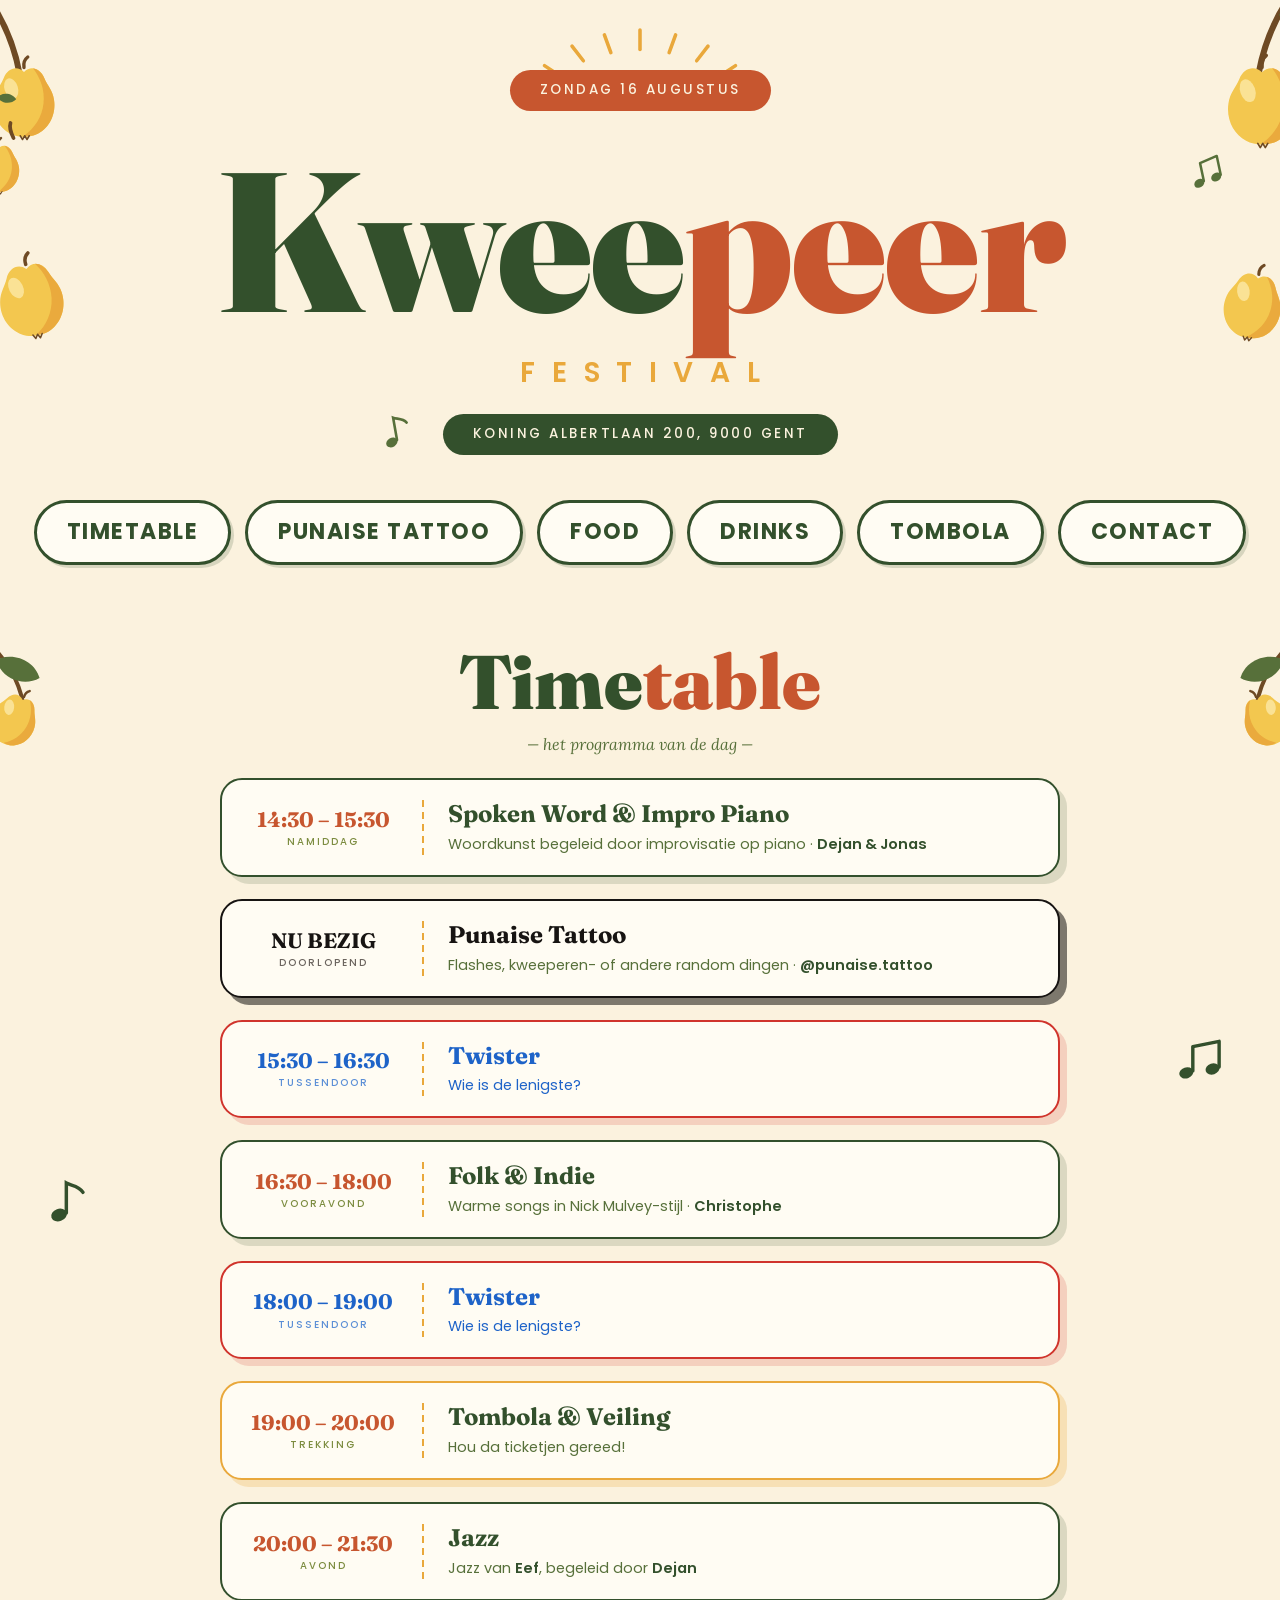
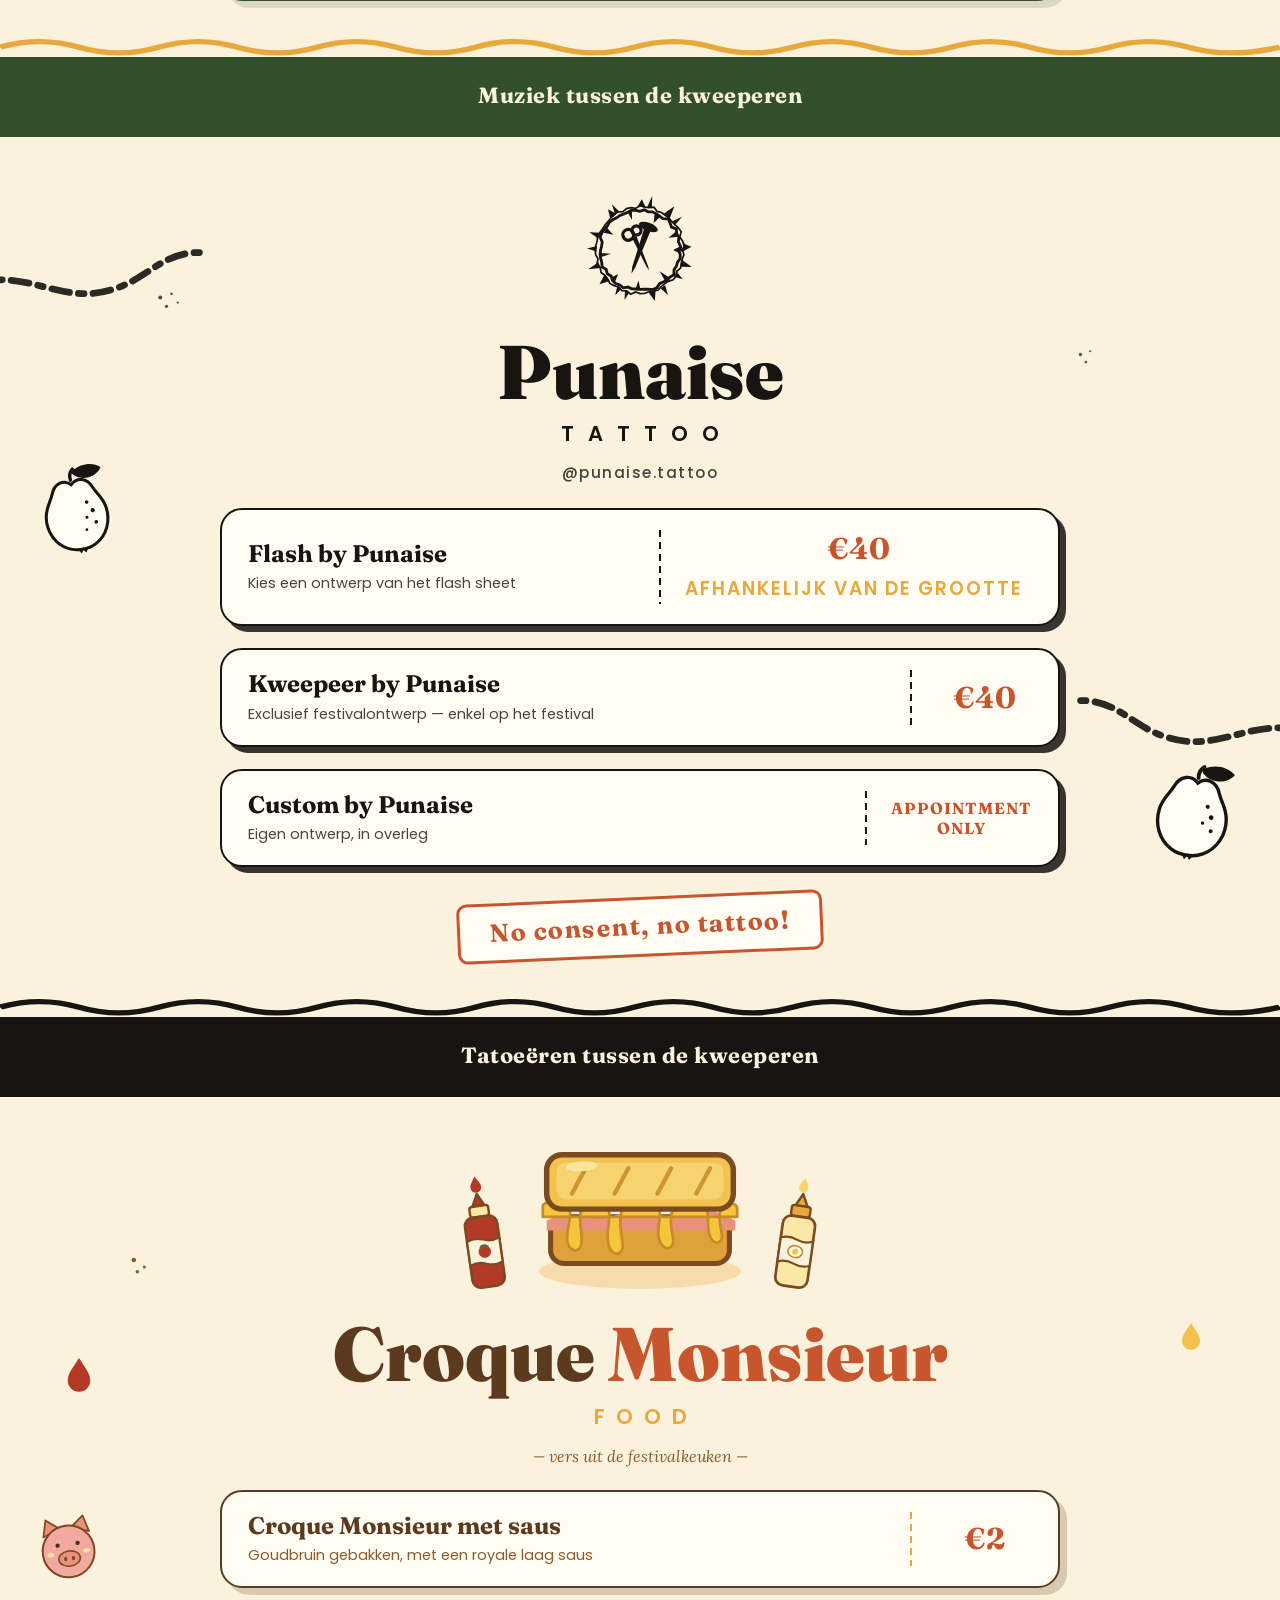
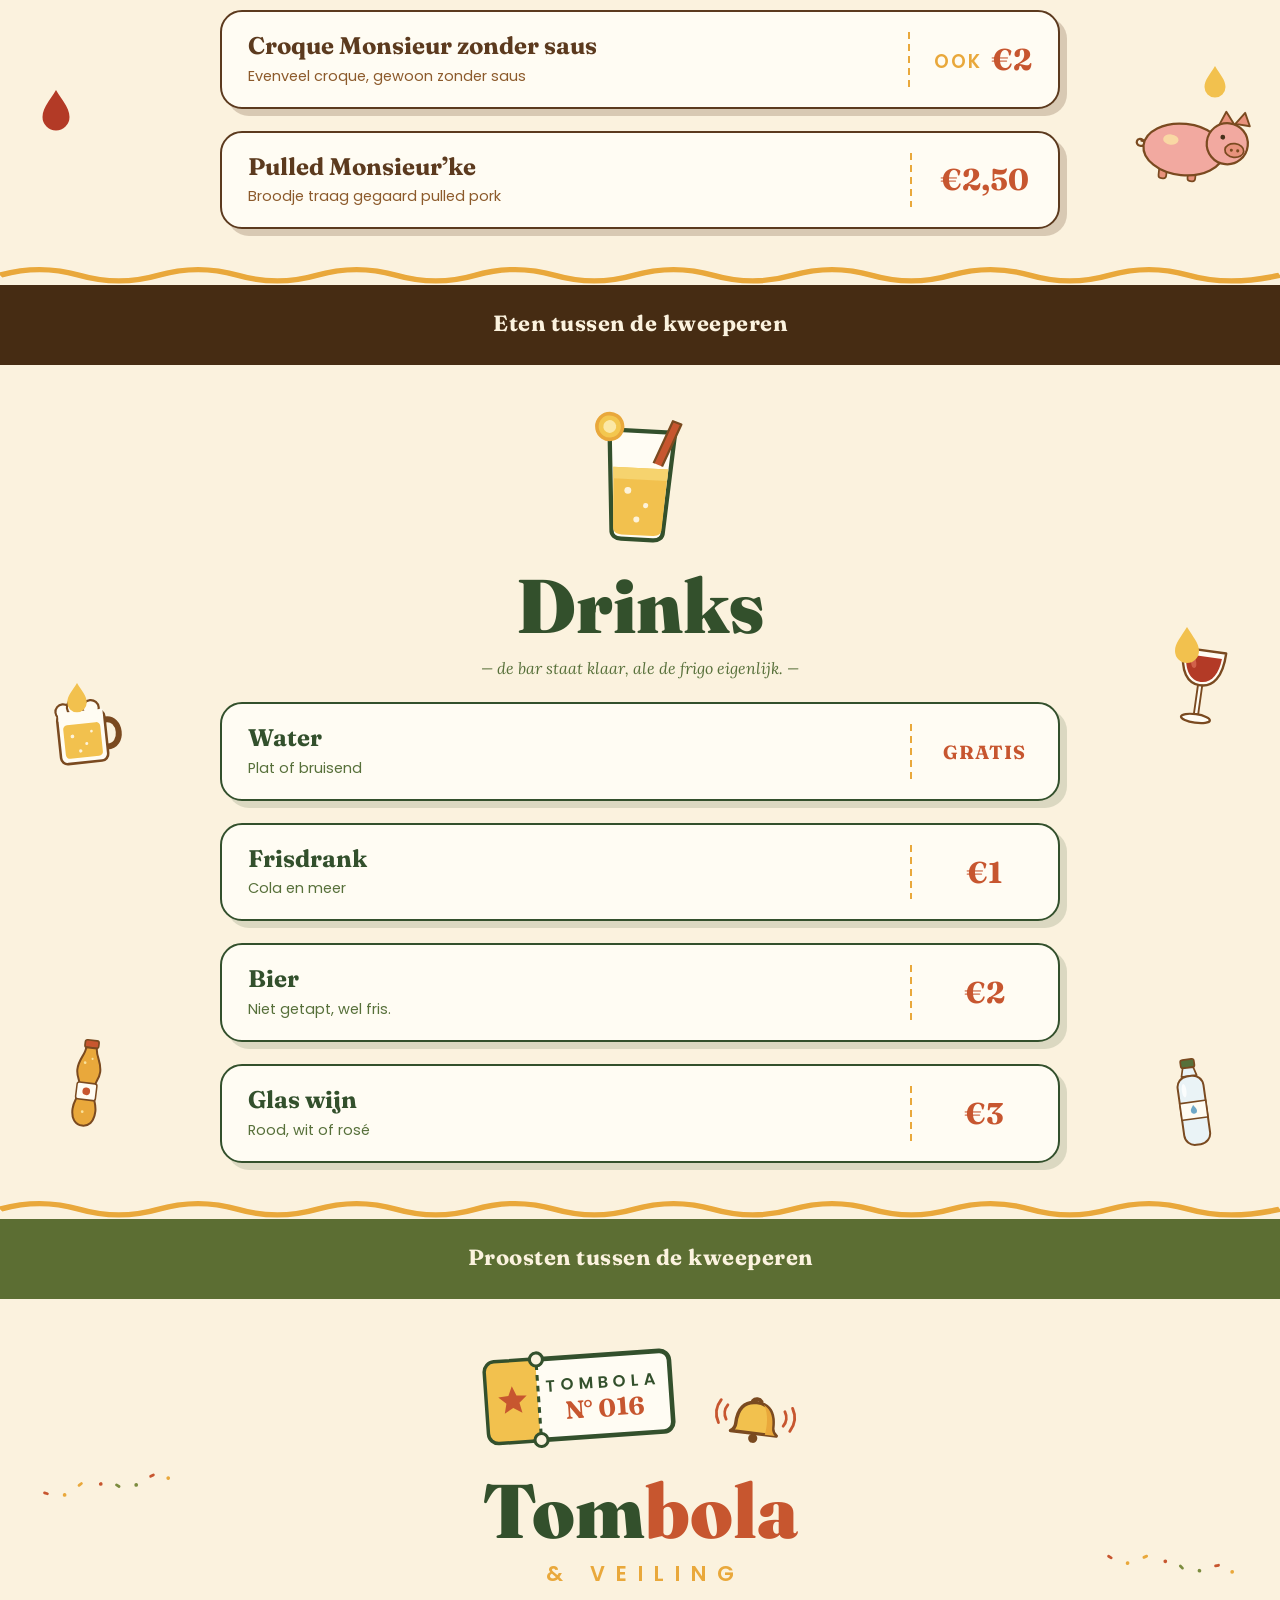
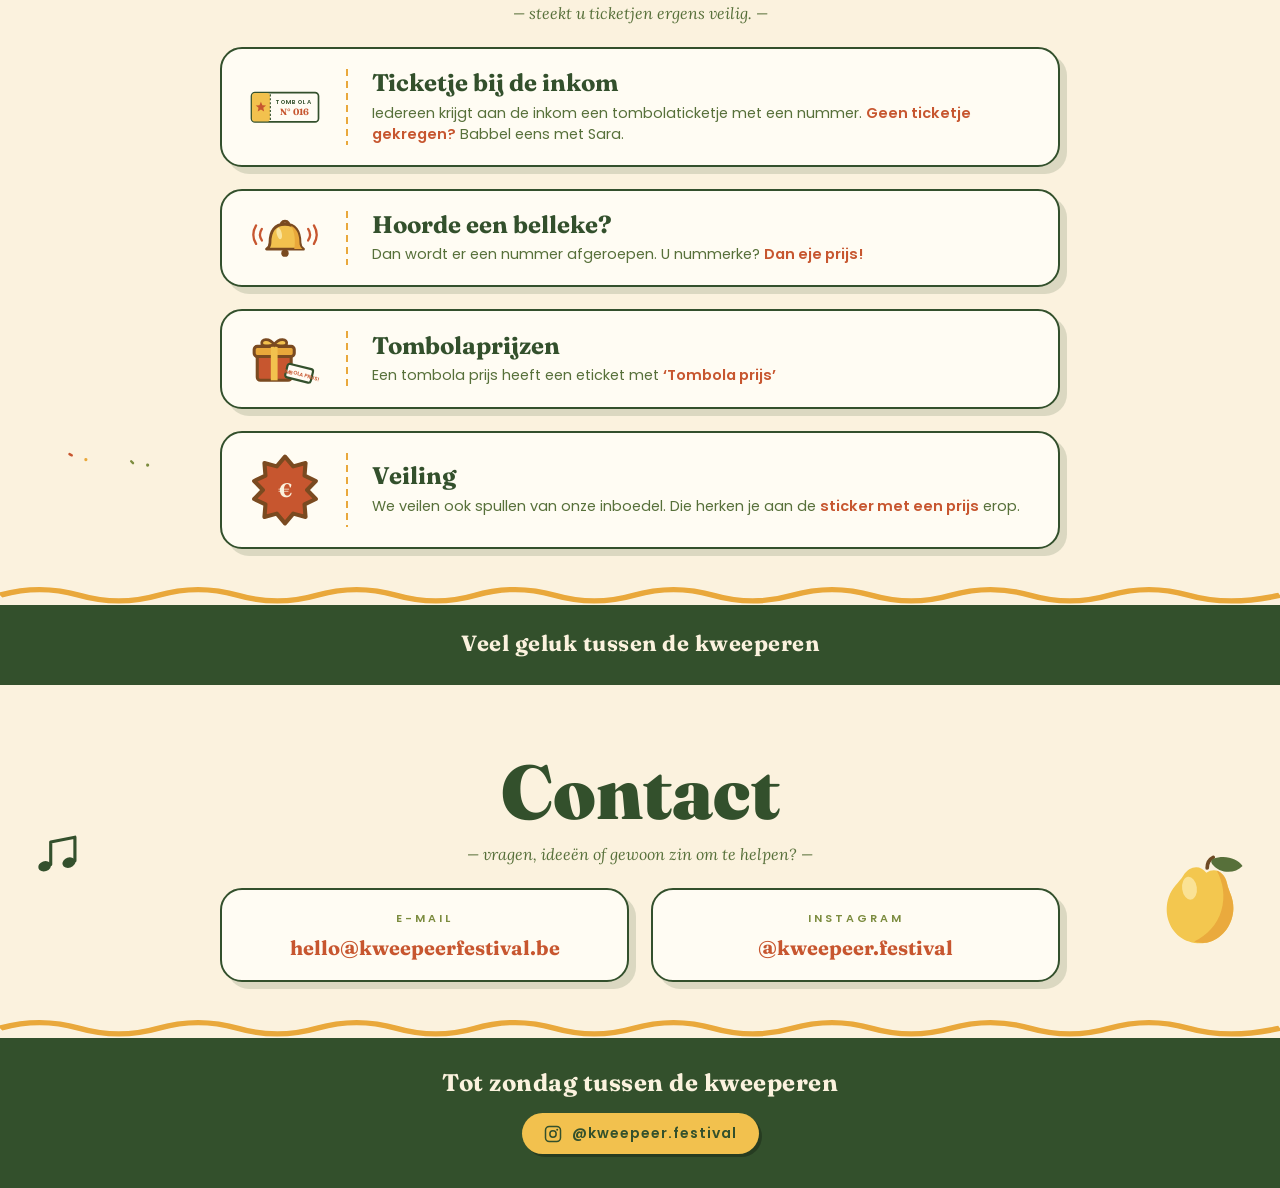
<file: index.html>
<!DOCTYPE html>
<html lang="nl">
<head>
<meta charset="UTF-8">
<meta name="viewport" content="width=device-width, initial-scale=1">
<title>Kweepeer Festival — Zondag 16 augustus · Gent</title>
<link rel="preconnect" href="https://fonts.googleapis.com">
<link rel="preconnect" href="https://fonts.gstatic.com" crossorigin>
<link href="https://fonts.googleapis.com/css2?family=Fraunces:opsz,wght@9..144,600;9..144,700;9..144,900&family=Lora:ital@0;1&family=Poppins:wght@400;500;600;700&display=swap" rel="stylesheet">
<link rel="stylesheet" href="css/style.css">
</head>
<body>

<!-- ===================== HERO (XRDS-stijl) ===================== -->
<div class="hero-xrds">

  <!-- hover-achtergrondscenes -->
  <div id="scenes" aria-hidden="true">
    <div class="scene" id="scene-timetable">
      <div class="vlek" style="left:0%; top:6%; width:16%">
        <svg viewBox="0 0 100 115">
          <path d="M50 14 C49 8 51 3 55 0" fill="none" stroke="#6E4A24" stroke-width="4.5" stroke-linecap="round"/>
          <path d="M50 20 C41 11 28 15 23 28 C19 38 12 44 10 57 C7 76 16 94 31 102 C42 108 58 108 69 102 C84 94 93 76 90 57 C88 44 81 38 77 28 C72 15 59 11 50 20 Z" fill="#F3C74F"/>
          <path d="M69 102 C84 94 93 76 90 57 C88 44 81 38 77 28 C74 21 68 16 62 15 C72 28 78 44 76 62 C74 80 64 95 50 105 C57 106 64 105 69 102 Z" fill="#E9A83B" opacity="0.9"/>
          <ellipse cx="33" cy="42" rx="9" ry="14" fill="#FBE8A6" opacity="0.8" transform="rotate(-18 33 42)"/>
          <path d="M55 2 C68 -6 84 -4 92 4 C84 16 66 18 55 8 C53 6 53 4 55 2 Z" fill="#57703A"/>
        </svg>
      </div>
      <div class="vlek" style="right:2%; top:10%; width:9%">
        <svg viewBox="0 0 38 32"><ellipse cx="5.5" cy="25" rx="5.4" ry="4.2" fill="#33502C" transform="rotate(-18 5.5 25)"/><ellipse cx="25.5" cy="22" rx="5.4" ry="4.2" fill="#33502C" transform="rotate(-18 25.5 22)"/><path d="M10.5 23.5 L10.5 5 L30.5 1 L30.5 20.5" fill="none" stroke="#33502C" stroke-width="2.6" stroke-linejoin="round" stroke-linecap="round"/></svg>
      </div>
    </div>
    <div class="scene" id="scene-tattoo">
      <div class="vlek" style="right:3%; top:8%; width:11%">
        <svg viewBox="-30 -30 60 60"><g class="wreath-hier"></g></svg>
      </div>
      <div class="vlek" style="left:-2%; top:56%; width:22%">
        <svg viewBox="0 0 120 60"><path d="M0 30 C26 22 40 40 64 32 C80 27 86 14 106 16" fill="none" stroke="#171412" stroke-width="3" stroke-linecap="round" stroke-dasharray="8 4 2.5 4"/></svg>
      </div>
    </div>
    <div class="scene" id="scene-food">
      <div class="vlek" style="left:1%; top:44%; width:17%">
        <svg viewBox="-4 0 108 76">
          <rect x="4" y="38" width="92" height="24" rx="7" fill="#DFA13A" stroke="#7A4A20" stroke-width="2.6"/>
          <path d="M2 40 C12 34 26 42 38 37 C52 32 66 42 80 36 C88 33 96 38 99 40 L99 45 L2 45 Z" fill="#E8927C"/>
          <path d="M0 32 C4 28 10 30 14 33 C15 40 11 47 13 52 C15 57 20 56 20 50 C20 44 18 39 20 34 L34 34 C35 41 32 47 34 53 C36 59 42 58 41 51 C40 45 39 39 41 34 L60 34 C61 40 58 45 60 50 C62 56 68 55 67 49 C66 43 65 38 67 34 L84 33 C86 38 84 43 86 48 C88 53 93 52 92 46 C91 41 90 37 92 33 C96 30 100 31 100 34 L100 38 L0 38 Z" fill="#F5C63C" stroke="#C98A28" stroke-width="1.4" stroke-linejoin="round"/>
          <rect x="2" y="6" width="96" height="28" rx="8" fill="#F2C14E" stroke="#7A4A20" stroke-width="2.8"/>
          <rect x="7" y="10" width="86" height="19" rx="5" fill="#F6D36E"/>
        </svg>
      </div>
      <div class="vlek" style="right:4%; top:8%; width:4.5%">
        <svg viewBox="-2 -10 34 88"><path d="M15 -7 C17 -3.5 19 -1.5 19 1 A4 4 0 1 1 11 1 C11 -1.5 13 -3.5 15 -7 Z" fill="#B33A26"/><path d="M15 6 L19.5 15 L10.5 15 Z" fill="#B33A26" stroke="#7A4A20" stroke-width="1.8" stroke-linejoin="round"/><rect x="8" y="15" width="14" height="8" rx="2" fill="#FBE8A6" stroke="#7A4A20" stroke-width="1.8"/><rect x="3" y="23" width="24" height="52" rx="6" fill="#B33A26" stroke="#7A4A20" stroke-width="2"/><path d="M3 40 Q9 37.5 15 40 T27 40 L27 58 Q21 60.5 15 58 T3 58 Z" fill="#FBF2DE" stroke="#7A4A20" stroke-width="1.6"/><circle cx="15" cy="49" r="4.6" fill="#B33A26"/></svg>
      </div>
    </div>
    <div class="scene" id="scene-drinks">
      <div class="vlek" style="right:3%; top:40%; width:9%">
        <svg viewBox="-10 -14 70 92"><path d="M2 0 L48 0 L43 70 C43 74 40 76 36 76 L14 76 C10 76 7 74 7 70 Z" fill="#FFFCF3" stroke="#33502C" stroke-width="3" stroke-linejoin="round"/><path d="M6 26 L44.5 26 L42 68 C42 71 40 73 36 73 L14 73 C10 73 8 71 8 68 Z" fill="#F2C14E"/><path d="M34 22 L46 -8 L52 -6 L40 24" fill="#C7562F" stroke="#7A4A20" stroke-width="1.6" stroke-linejoin="round"/></svg>
      </div>
      <div class="vlek" style="left:5%; top:16%; width:3%">
        <svg viewBox="-8 0 16 22"><path d="M0 0 C3 5 6 8 6 12 A6 6 0 1 1 -6 12 C-6 8 -3 5 0 0 Z" fill="#F2C14E"/></svg>
      </div>
    </div>
    <div class="scene" id="scene-prizes">
      <div class="vlek" style="left:1%; top:10%; width:15%; transform:rotate(-5deg)">
        <svg viewBox="-4 -6 104 54"><rect x="0" y="0" width="96" height="42" rx="5" fill="#FFFCF3" stroke="#33502C" stroke-width="2.4"/><rect x="0.6" y="0.6" width="26" height="40.8" rx="4.4" fill="#F2C14E"/><line x1="27" y1="2.5" x2="27" y2="39.5" stroke="#33502C" stroke-width="1.6" stroke-dasharray="3 2.6"/><path d="M13.5 13 L15.6 18 L20.9 18.4 L16.9 21.9 L18.1 27.1 L13.5 24.3 L8.9 27.1 L10.1 21.9 L6.1 18.4 L11.4 18 Z" fill="#C7562F"/><text x="61" y="17" text-anchor="middle" font-family="Poppins, sans-serif" font-weight="600" font-size="8.5" letter-spacing="2.5" fill="#33502C">TOMBOLA</text><text x="61" y="32" text-anchor="middle" font-family="Fraunces, serif" font-weight="700" font-size="13" fill="#C7562F">N&#176; 016</text></svg>
      </div>
      <div class="vlek" style="right:3%; top:52%; width:8%; transform:rotate(8deg)">
        <svg viewBox="-32 -10 64 40"><path d="M-13 14 C-13 4 -9 -2 0 -2 C9 -2 13 4 13 14 C13 17 14.5 18.5 16 19.5 L-16 19.5 C-14.5 18.5 -13 17 -13 14 Z" fill="#F2C14E" stroke="#7A4A20" stroke-width="2.4" stroke-linejoin="round"/><circle cx="0" cy="23" r="3.2" fill="#7A4A20"/><g stroke="#C7562F" stroke-width="2" stroke-linecap="round" fill="none"><path d="M-20 2 C-22 5 -22 9 -20 12"/><path d="M20 2 C22 5 22 9 20 12"/></g></svg>
      </div>
    </div>
    <div class="scene" id="scene-contact">
      <div class="vlek" style="right:2%; top:12%; width:11%">
        <svg viewBox="0 0 90 60"><rect x="2" y="6" width="86" height="52" rx="8" fill="#FFFCF3" stroke="#33502C" stroke-width="3"/><path d="M4 10 L45 38 L86 10" fill="none" stroke="#33502C" stroke-width="3" stroke-linejoin="round"/><circle cx="76" cy="10" r="9" fill="#C7562F"/><text x="76" y="13.6" text-anchor="middle" font-family="Poppins, sans-serif" font-weight="600" font-size="10" fill="#FBF2DE">1</text></svg>
      </div>
    </div>
  </div>

  <!-- vaste affichedecoraties in de hero -->
  <div class="deco" style="left:-30px; top:-18px; width:150px"><svg viewBox="0 0 200 330">
<path d="M8 0 C38 36 58 78 66 122" fill="none" stroke="#6E4A24" stroke-width="8" stroke-linecap="round"/>
<path d="M34 44 C18 22 -8 20 -18 34 C-6 56 24 62 38 50 C41 47 40 46 34 44 Z" fill="#57703A"/>
<path d="M30 46 C14 32 -4 30 -14 36" fill="none" stroke="#33502C" stroke-width="2.4" stroke-linecap="round" opacity="0.6"/>
<g transform="translate(22 100) scale(1.0)"><path d="M50 14 C49 8 51 3 55 0" fill="none" stroke="#6E4A24" stroke-width="4.5" stroke-linecap="round"/>
<path d="M50 20 C41 11 28 15 23 28 C19 38 12 44 10 57 C7 76 16 94 31 102 C42 108 58 108 69 102 C84 94 93 76 90 57 C88 44 81 38 77 28 C72 15 59 11 50 20 Z" fill="#F3C74F"/>
<path d="M69 102 C84 94 93 76 90 57 C88 44 81 38 77 28 C74 21 68 16 62 15 C72 28 78 44 76 62 C74 80 64 95 50 105 C57 106 64 105 69 102 Z" fill="#E9A83B" opacity="0.9"/>
<ellipse cx="33" cy="42" rx="9" ry="14" fill="#FBE8A6" opacity="0.8" transform="rotate(-18 33 42)"/>
<path d="M45 105 L48 110 L51 105 L54 110 L57 105" fill="none" stroke="#6E4A24" stroke-width="2" stroke-linecap="round" stroke-linejoin="round"/></g>
<path d="M58 208 C54 200 52 194 54 188" fill="none" stroke="#6E4A24" stroke-width="5" stroke-linecap="round"/>
<g transform="translate(38 152) rotate(8) scale(0.34)"><path d="M0 0 C14 -12 34 -10 44 2 C34 16 12 18 0 6 C-2 4 -2 2 0 0 Z" fill="#57703A" transform="scale(1.6)"/></g>
<g transform="translate(4 208) scale(0.68)"><path d="M50 14 C49 8 51 3 55 0" fill="none" stroke="#6E4A24" stroke-width="4.5" stroke-linecap="round"/>
<path d="M50 20 C41 11 28 15 23 28 C19 38 12 44 10 57 C7 76 16 94 31 102 C42 108 58 108 69 102 C84 94 93 76 90 57 C88 44 81 38 77 28 C72 15 59 11 50 20 Z" fill="#F3C74F"/>
<path d="M69 102 C84 94 93 76 90 57 C88 44 81 38 77 28 C74 21 68 16 62 15 C72 28 78 44 76 62 C74 80 64 95 50 105 C57 106 64 105 69 102 Z" fill="#E9A83B" opacity="0.9"/>
<ellipse cx="33" cy="42" rx="9" ry="14" fill="#FBE8A6" opacity="0.8" transform="rotate(-18 33 42)"/>
<path d="M45 105 L48 110 L51 105 L54 110 L57 105" fill="none" stroke="#6E4A24" stroke-width="2" stroke-linecap="round" stroke-linejoin="round"/></g>
</svg></div>
  <div class="deco" style="right:-30px; top:-22px; width:155px"><svg viewBox="0 0 200 330">
<path d="M192 0 C162 36 142 78 134 122" fill="none" stroke="#6E4A24" stroke-width="8" stroke-linecap="round"/>
<path d="M166 44 C182 22 208 20 218 34 C206 56 176 62 162 50 C159 47 160 46 166 44 Z" fill="#57703A"/>
<g transform="translate(84 100) scale(1.08)"><path d="M50 14 C49 8 51 3 55 0" fill="none" stroke="#6E4A24" stroke-width="4.5" stroke-linecap="round"/>
<path d="M50 20 C41 11 28 15 23 28 C19 38 12 44 10 57 C7 76 16 94 31 102 C42 108 58 108 69 102 C84 94 93 76 90 57 C88 44 81 38 77 28 C72 15 59 11 50 20 Z" fill="#F3C74F"/>
<path d="M69 102 C84 94 93 76 90 57 C88 44 81 38 77 28 C74 21 68 16 62 15 C72 28 78 44 76 62 C74 80 64 95 50 105 C57 106 64 105 69 102 Z" fill="#E9A83B" opacity="0.9"/>
<ellipse cx="33" cy="42" rx="9" ry="14" fill="#FBE8A6" opacity="0.8" transform="rotate(-18 33 42)"/>
<path d="M45 105 L48 110 L51 105 L54 110 L57 105" fill="none" stroke="#6E4A24" stroke-width="2" stroke-linecap="round" stroke-linejoin="round"/></g>
<g transform="translate(44 236) rotate(-12) scale(1.15)">
  <ellipse cx="6" cy="27" rx="6" ry="4.6" fill="#57703A" transform="rotate(-20 6 27)"/>
  <ellipse cx="26" cy="24" rx="6" ry="4.6" fill="#57703A" transform="rotate(-20 26 24)"/>
  <path d="M11.5 25.5 L11.5 5 L31.5 1 L31.5 22.5" fill="none" stroke="#57703A" stroke-width="2.8" stroke-linejoin="round" stroke-linecap="round"/>
</g>
</svg></div>
  <div class="deco" style="left:30%; top:72%; width:30px; transform:rotate(-10deg)"><svg viewBox="0 0 30 34"><ellipse cx="6" cy="27" rx="6" ry="4.6" fill="#57703A" transform="rotate(-20 6 27)"/><path d="M11.5 25.5 L11.5 3 C15 5 21 5 24 10" fill="none" stroke="#57703A" stroke-width="2.6" stroke-linecap="round"/></svg></div>

<div class="hero-pill-blok">
    <svg class="zon deco" viewBox="0 0 210 64" aria-hidden="true">
<g stroke="#E9A83B" stroke-width="2.2" stroke-linecap="round">
<line x1="105" y1="2" x2="105" y2="14"/>
<line x1="83" y1="5" x2="87" y2="16"/>
<line x1="127" y1="5" x2="123" y2="16"/>
<line x1="63" y1="12" x2="70" y2="21"/>
<line x1="147" y1="12" x2="140" y2="21"/>
<line x1="46" y1="24" x2="55" y2="30"/>
<line x1="164" y1="24" x2="155" y2="30"/>
<line x1="36" y1="42" x2="46" y2="46"/>
<line x1="174" y1="42" x2="164" y2="46"/>
</g>
</svg>
    <div class="hero-pill">Zondag 16 augustus</div>
  </div>

  <div class="deco" style="left:-8px; top:44%; width:78px; transform:rotate(-9deg)"><svg viewBox="0 0 100 115"><path d="M50 14 C49 8 51 3 55 0" fill="none" stroke="#6E4A24" stroke-width="4.5" stroke-linecap="round"/>
<path d="M50 20 C41 11 28 15 23 28 C19 38 12 44 10 57 C7 76 16 94 31 102 C42 108 58 108 69 102 C84 94 93 76 90 57 C88 44 81 38 77 28 C72 15 59 11 50 20 Z" fill="#F3C74F"/>
<path d="M69 102 C84 94 93 76 90 57 C88 44 81 38 77 28 C74 21 68 16 62 15 C72 28 78 44 76 62 C74 80 64 95 50 105 C57 106 64 105 69 102 Z" fill="#E9A83B" opacity="0.9"/>
<ellipse cx="33" cy="42" rx="9" ry="14" fill="#FBE8A6" opacity="0.8" transform="rotate(-18 33 42)"/>
<path d="M45 105 L48 110 L51 105 L54 110 L57 105" fill="none" stroke="#6E4A24" stroke-width="2" stroke-linecap="round" stroke-linejoin="round"/></svg></div>
  <div class="deco" style="right:-8px; top:46%; width:70px; transform:rotate(11deg)"><svg viewBox="0 0 100 115"><path d="M50 14 C49 8 51 3 55 0" fill="none" stroke="#6E4A24" stroke-width="4.5" stroke-linecap="round"/>
<path d="M50 20 C41 11 28 15 23 28 C19 38 12 44 10 57 C7 76 16 94 31 102 C42 108 58 108 69 102 C84 94 93 76 90 57 C88 44 81 38 77 28 C72 15 59 11 50 20 Z" fill="#F3C74F"/>
<path d="M69 102 C84 94 93 76 90 57 C88 44 81 38 77 28 C74 21 68 16 62 15 C72 28 78 44 76 62 C74 80 64 95 50 105 C57 106 64 105 69 102 Z" fill="#E9A83B" opacity="0.9"/>
<ellipse cx="33" cy="42" rx="9" ry="14" fill="#FBE8A6" opacity="0.8" transform="rotate(-18 33 42)"/>
<path d="M45 105 L48 110 L51 105 L54 110 L57 105" fill="none" stroke="#6E4A24" stroke-width="2" stroke-linecap="round" stroke-linejoin="round"/></svg></div>
  <!-- megalogo -->
  <a class="logo-mega" href="index.html" aria-label="Kweepeer Festival">
    <span class="woord">Kwee<span class="peer">peer</span></span>
    <span class="fest">Festival</span>
  </a>

  <div class="hero-pill-blok adres-blok">
    <div class="hero-pill">Koning Albertlaan 200, 9000 Gent</div>
  </div>

  <!-- pillenmenu -->
  <nav class="menu-xl">
    <a href="#timetable" data-scene="scene-timetable">Timetable</a>
    <a href="#tattoo" data-scene="scene-tattoo">Punaise Tattoo</a>
    <a href="#food" data-scene="scene-food">Food</a>
    <a href="#drinks" data-scene="scene-drinks">Drinks</a>
    <a href="#prizes" data-scene="scene-prizes">Tombola</a>
    <a href="#contact" data-scene="scene-contact">Contact</a>
  </nav>
</div>

<!-- ===================== TIMETABLE ===================== -->
<section class="sectie" id="timetable">
  <div class="deco" style="left:-18px; top:60px; width:150px">
    <svg viewBox="0 0 150 130"><g transform="translate(4 6) rotate(24)">
      <path d="M0 0 C24 7 46 22 60 43" fill="none" stroke="#6E4A24" stroke-width="4" stroke-linecap="round"/>
      <path d="M20 10 C34 -2 54 0 64 12 C54 26 32 28 20 16 C18 14 18 12 20 10 Z" fill="#57703A"/>
      <g transform="translate(30 28) scale(0.55)">
        <path d="M50 14 C49 8 51 3 55 0" fill="none" stroke="#6E4A24" stroke-width="4.5" stroke-linecap="round"/>
        <path d="M50 20 C41 11 28 15 23 28 C19 38 12 44 10 57 C7 76 16 94 31 102 C42 108 58 108 69 102 C84 94 93 76 90 57 C88 44 81 38 77 28 C72 15 59 11 50 20 Z" fill="#F3C74F"/>
        <path d="M69 102 C84 94 93 76 90 57 C88 44 81 38 77 28 C74 21 68 16 62 15 C72 28 78 44 76 62 C74 80 64 95 50 105 C57 106 64 105 69 102 Z" fill="#E9A83B" opacity="0.9"/>
        <ellipse cx="33" cy="42" rx="9" ry="14" fill="#FBE8A6" opacity="0.8" transform="rotate(-18 33 42)"/>
      </g>
    </g></svg>
  </div>
  <div class="deco" style="right:-18px; top:60px; width:150px; transform:scaleX(-1)">
    <svg viewBox="0 0 150 130"><g transform="translate(4 6) rotate(24)">
      <path d="M0 0 C24 7 46 22 60 43" fill="none" stroke="#6E4A24" stroke-width="4" stroke-linecap="round"/>
      <path d="M20 10 C34 -2 54 0 64 12 C54 26 32 28 20 16 C18 14 18 12 20 10 Z" fill="#57703A"/>
      <g transform="translate(30 28) scale(0.55)">
        <path d="M50 14 C49 8 51 3 55 0" fill="none" stroke="#6E4A24" stroke-width="4.5" stroke-linecap="round"/>
        <path d="M50 20 C41 11 28 15 23 28 C19 38 12 44 10 57 C7 76 16 94 31 102 C42 108 58 108 69 102 C84 94 93 76 90 57 C88 44 81 38 77 28 C72 15 59 11 50 20 Z" fill="#F3C74F"/>
        <path d="M69 102 C84 94 93 76 90 57 C88 44 81 38 77 28 C74 21 68 16 62 15 C72 28 78 44 76 62 C74 80 64 95 50 105 C57 106 64 105 69 102 Z" fill="#E9A83B" opacity="0.9"/>
        <ellipse cx="33" cy="42" rx="9" ry="14" fill="#FBE8A6" opacity="0.8" transform="rotate(-18 33 42)"/>
      </g>
    </g></svg>
  </div>
  <div class="deco" style="left:4%; top:52%; width:40px">
    <svg viewBox="0 0 30 34"><ellipse cx="6" cy="27" rx="6" ry="4.6" fill="#33502C" transform="rotate(-20 6 27)"/><path d="M11.5 25.5 L11.5 3 C15 5 21 5 24 10" fill="none" stroke="#33502C" stroke-width="2.6" stroke-linecap="round"/></svg>
  </div>
  <div class="deco" style="right:4%; top:40%; width:50px">
    <svg viewBox="0 0 38 32"><ellipse cx="5.5" cy="25" rx="5.4" ry="4.2" fill="#33502C" transform="rotate(-18 5.5 25)"/><ellipse cx="25.5" cy="22" rx="5.4" ry="4.2" fill="#33502C" transform="rotate(-18 25.5 22)"/><path d="M10.5 23.5 L10.5 5 L30.5 1 L30.5 20.5" fill="none" stroke="#33502C" stroke-width="2.6" stroke-linejoin="round" stroke-linecap="round"/></svg>
  </div>

  <div class="page-head">
    <h1>Time<span class="accent">table</span></h1>
    <div class="tagline">— het programma van de dag —</div>
  </div>

  <div class="sectie-inhoud">
    <div class="kaart">
      <div class="tijd">14:30 &ndash; 15:30<small>Namiddag</small></div>
      <div class="scheiding"></div>
      <div>
        <h2>Spoken Word &amp; Impro Piano</h2>
        <p>Woordkunst begeleid door improvisatie op piano &middot; <b>Dejan &amp; Jonas</b></p>
      </div>
    </div>


    <div class="kaart kaart-punaise">
      <div class="tijd">NU BEZIG<small>Doorlopend</small></div>
      <div class="scheiding"></div>
      <div>
        <h2>Punaise Tattoo</h2>
        <p>Flashes, kweeperen- of andere random dingen &middot; <b>@punaise.tattoo</b></p>
      </div>
    </div>

    <div class="kaart kaart-twister">
      <div class="tijd">15:30 &ndash; 16:30<small>Tussendoor</small></div>
      <div class="scheiding"></div>
      <div>
        <h2>Twister</h2>
        <p>Wie is de lenigste?</p>
      </div>
    </div>

    <div class="kaart">
      <div class="tijd">16:30 &ndash; 18:00<small>Vooravond</small></div>
      <div class="scheiding"></div>
      <div>
        <h2>Folk &amp; Indie</h2>
        <p>Warme songs in Nick Mulvey-stijl &middot; <b>Christophe</b></p>
      </div>
    </div>

    <div class="kaart kaart-twister">
      <div class="tijd">18:00 &ndash; 19:00<small>Tussendoor</small></div>
      <div class="scheiding"></div>
      <div>
        <h2>Twister</h2>
        <p>Wie is de lenigste?</p>
      </div>
    </div>

    <div class="kaart kaart-tombola">
      <div class="tijd">19:00 &ndash; 20:00<small>Trekking</small></div>
      <div class="scheiding"></div>
      <div>
        <h2>Tombola &amp; Veiling</h2>
        <p>Hou da ticketjen gereed!</p>
      </div>
    </div>

    <div class="kaart">
      <div class="tijd">20:00 &ndash; 21:30<small>Avond</small></div>
      <div class="scheiding"></div>
      <div>
        <h2>Jazz</h2>
        <p>Jazz van <b>Eef</b>, begeleid door <b>Dejan</b></p>
      </div>
    </div>
  </div>

  <svg class="golf" viewBox="0 0 210 8" preserveAspectRatio="none"><path d="M0 5 Q 6.5 1.5 13 5 T 26 5 T 39 5 T 52 5 T 65 5 T 78 5 T 91 5 T 104 5 T 117 5 T 130 5 T 143 5 T 156 5 T 169 5 T 182 5 T 195 5 T 210 5" fill="none" stroke="#E9A83B" stroke-width="1.6"/></svg>
  <div class="band band-groen"><div class="groot">Muziek tussen de kweeperen</div></div>
</section>

<!-- ===================== PUNAISE TATTOO ===================== -->
<section class="sectie sectie-ink" id="tattoo">
  <div class="deco" style="left:-30px; top:80px; width:270px; opacity:.9">
    <svg viewBox="0 0 120 60"><path d="M0 30 C26 22 40 40 64 32 C80 27 86 14 106 16" fill="none" stroke="#171412" stroke-width="3" stroke-linecap="round" stroke-dasharray="8 4 2.5 4"/></svg>
  </div>
  <div class="deco" style="right:-30px; top:55%; width:270px; transform:scaleX(-1); opacity:.9">
    <svg viewBox="0 0 120 60"><path d="M0 30 C26 22 40 40 64 32 C80 27 86 14 106 16" fill="none" stroke="#171412" stroke-width="3" stroke-linecap="round" stroke-dasharray="8 4 2.5 4"/></svg>
  </div>
  <div class="deco" style="left:2.5%; top:34%; width:88px; transform:rotate(-10deg)">
    <svg viewBox="-8 -8 116 128"><path d="M50 14 C49 8 51 3 55 0" fill="none" stroke="#171412" stroke-width="4.5" stroke-linecap="round"/><path d="M50 20 C41 11 28 15 23 28 C19 38 12 44 10 57 C7 76 16 94 31 102 C42 108 58 108 69 102 C84 94 93 76 90 57 C88 44 81 38 77 28 C72 15 59 11 50 20 Z" fill="#FFFCF3" stroke="#171412" stroke-width="4"/><circle cx="66" cy="46" r="2.4" fill="#171412"/><circle cx="72" cy="58" r="2.8" fill="#171412"/><circle cx="63" cy="66" r="2" fill="#171412"/><circle cx="74" cy="74" r="2.4" fill="#171412"/><circle cx="60" cy="82" r="1.8" fill="#171412"/><path d="M45 105 L48 110 L51 105 L54 110 L57 105" fill="none" stroke="#171412" stroke-width="2" stroke-linecap="round" stroke-linejoin="round"/><path d="M55 2 C68 -6 84 -4 92 4 C84 16 66 18 55 8 C53 6 53 4 55 2 Z" fill="#171412"/></svg>
  </div>
  <div class="deco" style="right:3%; bottom:24%; width:98px; transform:rotate(9deg)">
    <svg viewBox="-8 -8 116 128"><path d="M50 14 C49 8 51 3 55 0" fill="none" stroke="#171412" stroke-width="4.5" stroke-linecap="round"/><path d="M50 20 C41 11 28 15 23 28 C19 38 12 44 10 57 C7 76 16 94 31 102 C42 108 58 108 69 102 C84 94 93 76 90 57 C88 44 81 38 77 28 C72 15 59 11 50 20 Z" fill="#FFFCF3" stroke="#171412" stroke-width="4"/><circle cx="66" cy="46" r="2.4" fill="#171412"/><circle cx="72" cy="58" r="2.8" fill="#171412"/><circle cx="63" cy="66" r="2" fill="#171412"/><circle cx="74" cy="74" r="2.4" fill="#171412"/><path d="M45 105 L48 110 L51 105 L54 110 L57 105" fill="none" stroke="#171412" stroke-width="2" stroke-linecap="round" stroke-linejoin="round"/><path d="M55 2 C68 -6 84 -4 92 4 C84 16 66 18 55 8 C53 6 53 4 55 2 Z" fill="#171412"/></svg>
  </div>
  <div class="deco" style="left:12%; top:16%; width:30px; opacity:.75">
    <svg viewBox="0 0 24 24"><circle cx="5" cy="6" r="1.6" fill="#171412"/><circle cx="14" cy="3" r="1" fill="#171412"/><circle cx="10" cy="13" r="1.3" fill="#171412"/><circle cx="19" cy="10" r="0.9" fill="#171412"/></svg>
  </div>
  <div class="deco" style="right:14%; top:22%; width:26px; opacity:.7">
    <svg viewBox="0 0 24 24"><circle cx="5" cy="6" r="1.6" fill="#171412"/><circle cx="14" cy="3" r="1" fill="#171412"/><circle cx="10" cy="13" r="1.3" fill="#171412"/></svg>
  </div>

  <div class="wreath-slot">
    <svg viewBox="-30 -30 60 60"><g class="wreath-hier"></g></svg>
  </div>
  <div class="page-head" style="padding-top:0">
    <h1>Punaise</h1>
    <div class="sub">Tattoo</div>
    <div class="handle">@punaise.tattoo</div>
  </div>

  <div class="sectie-inhoud">
    <div class="kaart">
      <div style="flex:1">
        <h2>Flash by Punaise</h2>
        <p>Kies een ontwerp van het flash sheet</p>
      </div>
      <div class="scheiding"></div>
     <div class="prijs">&euro;40<div class="scheiding"></div><span class="ook">afhankelijk van de grootte</span></div>
    </div>
    <div class="kaart">
      <div style="flex:1">
        <h2>Kweepeer by Punaise</h2>
        <p>Exclusief festivalontwerp &mdash; enkel op het festival</p>
      </div>
      <div class="scheiding"></div>
      <div class="prijs">&euro;40</div>
    </div>
    <div class="kaart">
      <div style="flex:1">
        <h2>Custom by Punaise</h2>
        <p>Eigen ontwerp, in overleg</p>
      </div>
      <div class="scheiding"></div>
      <div class="prijs" style="font-size:16px; letter-spacing:1px; text-transform:uppercase;">appointment<br>only</div>
    </div>
    <div class="stempel-rij">
      <div class="stempel">No consent, no tattoo!</div>
    </div>
  </div>

  <svg class="golf" viewBox="0 0 210 8" preserveAspectRatio="none"><path d="M0 5 Q 6.5 1.5 13 5 T 26 5 T 39 5 T 52 5 T 65 5 T 78 5 T 91 5 T 104 5 T 117 5 T 130 5 T 143 5 T 156 5 T 169 5 T 182 5 T 195 5 T 210 5" fill="none" stroke="#171412" stroke-width="1.6"/></svg>
  <div class="band band-ink"><div class="groot">Tatoe&euml;ren tussen de kweeperen</div></div>
</section>

<!-- ===================== FOOD ===================== -->
<section class="sectie sectie-food" id="food">
  <div class="deco" style="left:2.5%; top:48%; width:72px; transform:rotate(-8deg)"><svg viewBox="0 0 100 92">
<path d="M18 28 L24 5 L42 19 Z" fill="#E8927C" stroke="#7A4A20" stroke-width="2.4" stroke-linejoin="round"/>
<path d="M82 28 L76 5 L58 19 Z" fill="#E8927C" stroke="#7A4A20" stroke-width="2.4" stroke-linejoin="round"/>
<circle cx="50" cy="52" r="36" fill="#F2A9A0" stroke="#7A4A20" stroke-width="2.8"/>
<ellipse cx="50" cy="62" rx="15" ry="10.5" fill="#E8927C" stroke="#7A4A20" stroke-width="2.2"/>
<ellipse cx="44.5" cy="62" rx="2.2" ry="3.2" fill="#7A4A20"/>
<ellipse cx="55.5" cy="62" rx="2.2" ry="3.2" fill="#7A4A20"/>
<circle cx="36" cy="42" r="3" fill="#46311C"/>
<circle cx="64" cy="42" r="3" fill="#46311C"/>
<ellipse cx="25" cy="54" rx="5" ry="3" fill="#FBE8A6" opacity="0.9"/>
<ellipse cx="75" cy="54" rx="5" ry="3" fill="#FBE8A6" opacity="0.9"/>
</svg></div>
  <div class="deco" style="right:2%; bottom:20%; width:120px; transform:rotate(6deg)"><svg viewBox="0 0 140 100">
<path d="M10 46 C2 42 0 52 7 53 C13 54 14 46 8 47" fill="none" stroke="#7A4A20" stroke-width="2.6" stroke-linecap="round"/>
<rect x="32" y="72" width="9" height="16" rx="3.5" fill="#E8927C" stroke="#7A4A20" stroke-width="2"/>
<rect x="66" y="72" width="9" height="16" rx="3.5" fill="#E8927C" stroke="#7A4A20" stroke-width="2"/>
<ellipse cx="58" cy="52" rx="47" ry="30" fill="#F2A9A0" stroke="#7A4A20" stroke-width="2.6"/>
<path d="M96 20 L103 3 L114 17 Z" fill="#E8927C" stroke="#7A4A20" stroke-width="2.2" stroke-linejoin="round"/>
<path d="M115 16 L125 2 L132 17 Z" fill="#E8927C" stroke="#7A4A20" stroke-width="2.2" stroke-linejoin="round"/>
<circle cx="108" cy="40" r="24" fill="#F2A9A0" stroke="#7A4A20" stroke-width="2.6"/>
<ellipse cx="117" cy="47" rx="11" ry="8" fill="#E8927C" stroke="#7A4A20" stroke-width="2"/>
<circle cx="113.5" cy="47" r="1.8" fill="#7A4A20"/>
<circle cx="121" cy="47" r="1.8" fill="#7A4A20"/>
<circle cx="102" cy="33" r="2.8" fill="#46311C"/>
<ellipse cx="42" cy="42" rx="9" ry="6" fill="#FBE8A6" opacity="0.75"/>
</svg></div>
  <div class="deco" style="left:5%; top:30%; width:30px">
    <svg viewBox="-8 0 16 22"><path d="M0 0 C3 5 6 8 6 12 A6 6 0 1 1 -6 12 C-6 8 -3 5 0 0 Z" fill="#B33A26"/></svg>
  </div>
  <div class="deco" style="right:6%; top:26%; width:24px">
    <svg viewBox="-8 0 16 22"><path d="M0 0 C3 5 6 8 6 12 A6 6 0 1 1 -6 12 C-6 8 -3 5 0 0 Z" fill="#F2C14E"/></svg>
  </div>
  <div class="deco" style="left:3%; bottom:26%; width:36px">
    <svg viewBox="-8 0 16 22"><path d="M0 0 C3 5 6 8 6 12 A6 6 0 1 1 -6 12 C-6 8 -3 5 0 0 Z" fill="#B33A26"/></svg>
  </div>
  <div class="deco" style="right:4%; bottom:30%; width:28px">
    <svg viewBox="-8 0 16 22"><path d="M0 0 C3 5 6 8 6 12 A6 6 0 1 1 -6 12 C-6 8 -3 5 0 0 Z" fill="#F2C14E"/></svg>
  </div>
  <div class="deco" style="left:10%; top:18%; width:28px">
    <svg viewBox="0 0 24 20"><circle cx="5" cy="6" r="2" fill="#8C5A2B"/><circle cx="14" cy="12" r="1.3" fill="#8C5A2B"/><circle cx="8" cy="16" r="1.5" fill="#8C5A2B"/></svg>
  </div>

  <div class="illu-strook">
    <svg style="width:46px; transform:rotate(-8deg)" viewBox="-2 -10 34 88"><path d="M15 -7 C17 -3.5 19 -1.5 19 1 A4 4 0 1 1 11 1 C11 -1.5 13 -3.5 15 -7 Z" fill="#B33A26"/><path d="M15 6 L19.5 15 L10.5 15 Z" fill="#B33A26" stroke="#7A4A20" stroke-width="1.8" stroke-linejoin="round"/><rect x="8" y="15" width="14" height="8" rx="2" fill="#FBE8A6" stroke="#7A4A20" stroke-width="1.8"/><rect x="3" y="23" width="24" height="52" rx="6" fill="#B33A26" stroke="#7A4A20" stroke-width="2"/><path d="M3 40 Q9 37.5 15 40 T27 40 L27 58 Q21 60.5 15 58 T3 58 Z" fill="#FBF2DE" stroke="#7A4A20" stroke-width="1.6"/><circle cx="15" cy="49" r="4.6" fill="#B33A26"/><path d="M12.5 45.5 C13.5 44 16.5 44 17.5 45.5" fill="none" stroke="#57703A" stroke-width="1.8" stroke-linecap="round"/></svg>
    <svg style="width:210px" viewBox="-4 0 108 76">
      <ellipse cx="50" cy="66" rx="52" ry="9" fill="#E9A83B" opacity="0.30"/>
      <rect x="4" y="38" width="92" height="24" rx="7" fill="#DFA13A" stroke="#7A4A20" stroke-width="2.6"/>
      <path d="M2 40 C12 34 26 42 38 37 C52 32 66 42 80 36 C88 33 96 38 99 40 L99 45 L2 45 Z" fill="#E8927C"/>
      <path d="M0 32 C4 28 10 30 14 33 C15 40 11 47 13 52 C15 57 20 56 20 50 C20 44 18 39 20 34 L34 34 C35 41 32 47 34 53 C36 59 42 58 41 51 C40 45 39 39 41 34 L60 34 C61 40 58 45 60 50 C62 56 68 55 67 49 C66 43 65 38 67 34 L84 33 C86 38 84 43 86 48 C88 53 93 52 92 46 C91 41 90 37 92 33 C96 30 100 31 100 34 L100 38 L0 38 Z" fill="#F5C63C" stroke="#C98A28" stroke-width="1.4" stroke-linejoin="round"/>
      <rect x="2" y="6" width="96" height="28" rx="8" fill="#F2C14E" stroke="#7A4A20" stroke-width="2.8"/>
      <rect x="7" y="10" width="86" height="19" rx="5" fill="#F6D36E"/>
      <g stroke="#C98A28" stroke-width="2.2" stroke-linecap="round" opacity="0.85"><line x1="22" y1="13" x2="15" y2="26"/><line x1="44" y1="13" x2="37" y2="26"/><line x1="66" y1="13" x2="59" y2="26"/><line x1="86" y1="13" x2="79" y2="26"/></g>
      <ellipse cx="20" cy="12" rx="8" ry="2.6" fill="#FBE8A6" opacity="0.9" transform="rotate(-4 20 12)"/>
    </svg>
    <svg style="width:46px; transform:rotate(8deg)" viewBox="-2 -10 34 88"><path d="M15 -6 C16.5 -3 18 -1.5 18 0.5 A3.4 3.4 0 1 1 11.6 0.5 C11.6 -1.5 13.5 -3 15 -6 Z" fill="#F6D36E"/><path d="M15 6 L19.5 15 L10.5 15 Z" fill="#E9A83B" stroke="#7A4A20" stroke-width="1.8" stroke-linejoin="round"/><rect x="8" y="15" width="14" height="8" rx="2" fill="#E9A83B" stroke="#7A4A20" stroke-width="1.8"/><rect x="3" y="23" width="24" height="52" rx="6" fill="#FBE8A6" stroke="#7A4A20" stroke-width="2"/><path d="M3 40 Q9 37.5 15 40 T27 40 L27 58 Q21 60.5 15 58 T3 58 Z" fill="#FBF2DE" stroke="#7A4A20" stroke-width="1.6"/><ellipse cx="15" cy="49" rx="5.4" ry="4.4" fill="#FFFCF3" stroke="#C98A28" stroke-width="1.2"/><circle cx="15" cy="49" r="2.3" fill="#F2C14E"/></svg>
  </div>

  <div class="page-head" style="padding-top:6px">
    <h1>Croque <span class="accent">Monsieur</span></h1>
    <div class="sub">Food</div>
    <div class="tagline">— vers uit de festivalkeuken —</div>
  </div>

  <div class="sectie-inhoud">
    <div class="kaart">
      <div style="flex:1">
        <h2>Croque Monsieur met saus</h2>
        <p>Goudbruin gebakken, met een royale laag saus</p>
      </div>
      <div class="scheiding"></div>
      <div class="prijs">&euro;2</div>
    </div>
    <div class="kaart">
      <div style="flex:1">
        <h2>Croque Monsieur zonder saus</h2>
        <p>Evenveel croque, gewoon zonder saus</p>
      </div>
      <div class="scheiding"></div>
      <div class="prijs"><span class="ook">ook</span>&euro;2</div>
    </div>

    <div class="kaart">
      <div style="flex:1">
        <h2>Pulled Monsieur&rsquo;ke</h2>
        <p>Broodje traag gegaard pulled pork</p>
      </div>
      <div class="scheiding"></div>
      <div class="prijs">&euro;2,50</div>
    </div>

  </div>

  <svg class="golf" viewBox="0 0 210 8" preserveAspectRatio="none"><path d="M0 5 Q 6.5 1.5 13 5 T 26 5 T 39 5 T 52 5 T 65 5 T 78 5 T 91 5 T 104 5 T 117 5 T 130 5 T 143 5 T 156 5 T 169 5 T 182 5 T 195 5 T 210 5" fill="none" stroke="#E9A83B" stroke-width="1.6"/></svg>
  <div class="band band-bruin"><div class="groot">Eten tussen de kweeperen</div></div>
</section>

<!-- ===================== DRINKS ===================== -->
<section class="sectie" id="drinks">
  <div class="deco" style="left:3%; top:34%; width:88px; transform:rotate(-6deg)"><svg viewBox="0 0 104 112">
<path d="M80 46 C100 44 100 80 80 78" fill="none" stroke="#7A4A20" stroke-width="7"/>
<rect x="24" y="34" width="56" height="60" rx="8" fill="#FFFCF3" stroke="#7A4A20" stroke-width="3"/>
<rect x="30" y="48" width="44" height="40" rx="5" fill="#F2C14E"/>
<circle cx="40" cy="62" r="2.2" fill="#FFFCF3" opacity="0.85"/>
<circle cx="56" cy="72" r="1.8" fill="#FFFCF3" opacity="0.85"/>
<circle cx="48" cy="80" r="2" fill="#FFFCF3" opacity="0.85"/>
<circle cx="63" cy="58" r="1.6" fill="#FFFCF3" opacity="0.85"/>
<circle cx="32" cy="32" r="9" fill="#FFFCF3" stroke="#7A4A20" stroke-width="2.6"/>
<circle cx="48" cy="28" r="11" fill="#FFFCF3" stroke="#7A4A20" stroke-width="2.6"/>
<circle cx="65" cy="31" r="9.5" fill="#FFFCF3" stroke="#7A4A20" stroke-width="2.6"/>
<rect x="25.5" y="33" width="53" height="10" fill="#FFFCF3"/>
</svg></div>
  <div class="deco" style="right:4%; top:30%; width:60px; transform:rotate(8deg)"><svg viewBox="0 0 70 112">
<path d="M10 6 L60 6 C60 34 50 47 35 47 C20 47 10 34 10 6 Z" fill="#FFFCF3" stroke="#7A4A20" stroke-width="2.8" stroke-linejoin="round"/>
<path d="M14 13 L56 13 C55 32 47 43 35 43 C23 43 15 32 14 13 Z" fill="#B33A26"/>
<ellipse cx="24" cy="22" rx="3" ry="6" fill="#D4664F" opacity="0.9" transform="rotate(-14 24 22)"/>
<rect x="32.5" y="47" width="5" height="34" fill="#FFFCF3" stroke="#7A4A20" stroke-width="2.2"/>
<ellipse cx="35" cy="86" rx="17" ry="5" fill="#FFFCF3" stroke="#7A4A20" stroke-width="2.6"/>
</svg></div>
  <div class="deco" style="left:5%; bottom:18%; width:46px; transform:rotate(7deg)"><svg viewBox="0 0 60 118">
<rect x="21" y="0" width="18" height="10" rx="3" fill="#C7562F" stroke="#7A4A20" stroke-width="2.2"/>
<path d="M23 10 C23 20 15 26 15 40 C15 50 21 54 21 64 C21 76 15 80 15 92 C15 106 22 112 30 112 C38 112 45 106 45 92 C45 80 39 76 39 64 C39 54 45 50 45 40 C45 26 37 20 37 10 Z"
      fill="#E9A83B" stroke="#7A4A20" stroke-width="2.6" stroke-linejoin="round"/>
<rect x="17" y="56" width="26" height="22" rx="3" fill="#FFFCF3" stroke="#7A4A20" stroke-width="2"/>
<circle cx="30" cy="67" r="5" fill="#C7562F"/>
<circle cx="24" cy="30" r="1.8" fill="#FBE8A6" opacity="0.9"/>
<circle cx="33" cy="24" r="1.4" fill="#FBE8A6" opacity="0.9"/>
<circle cx="28" cy="94" r="1.8" fill="#FBE8A6" opacity="0.9"/>
</svg></div>
  <div class="deco" style="right:5%; bottom:16%; width:46px; transform:rotate(-8deg)"><svg viewBox="0 0 60 118">
<rect x="21" y="0" width="18" height="11" rx="3" fill="#57703A" stroke="#7A4A20" stroke-width="2.2"/>
<path d="M23 11 L37 11 L40 22 L20 22 Z" fill="#EAF3F6" stroke="#7A4A20" stroke-width="2.2" stroke-linejoin="round"/>
<rect x="13" y="22" width="34" height="90" rx="14" fill="#EAF3F6" stroke="#7A4A20" stroke-width="2.6"/>
<rect x="13" y="56" width="34" height="22" fill="#FFFCF3" stroke="#7A4A20" stroke-width="2"/>
<path d="M30 60 C32 63 34 65 34 67.5 A4 4 0 1 1 26 67.5 C26 65 28 63 30 60 Z" fill="#6FA8C8"/>
<ellipse cx="21" cy="40" rx="3" ry="9" fill="#FFFFFF" opacity="0.8"/>
</svg></div>
  <div class="deco" style="left:5%; top:34%; width:26px">
    <svg viewBox="-8 0 16 22"><path d="M0 0 C3 5 6 8 6 12 A6 6 0 1 1 -6 12 C-6 8 -3 5 0 0 Z" fill="#F2C14E"/></svg>
  </div>
  <div class="deco" style="right:6%; top:28%; width:32px">
    <svg viewBox="-8 0 16 22"><path d="M0 0 C3 5 6 8 6 12 A6 6 0 1 1 -6 12 C-6 8 -3 5 0 0 Z" fill="#F2C14E"/></svg>
  </div>

  <div class="illu-strook">
    <svg style="width:100px; transform:rotate(3deg)" viewBox="-10 -14 70 92">
      <path d="M2 0 L48 0 L43 70 C43 74 40 76 36 76 L14 76 C10 76 7 74 7 70 Z" fill="#FFFCF3" stroke="#33502C" stroke-width="3" stroke-linejoin="round"/>
      <path d="M6 26 L44.5 26 L42 68 C42 71 40 73 36 73 L14 73 C10 73 8 71 8 68 Z" fill="#F2C14E"/>
      <path d="M6 26 L44.5 26 L44 34 L6.5 34 Z" fill="#F6D36E"/>
      <circle cx="17" cy="42" r="2.4" fill="#FFFCF3" opacity="0.85"/>
      <circle cx="30" cy="52" r="1.8" fill="#FFFCF3" opacity="0.85"/>
      <circle cx="24" cy="62" r="2.1" fill="#FFFCF3" opacity="0.85"/>
      <path d="M34 22 L46 -8 L52 -6 L40 24" fill="#C7562F" stroke="#7A4A20" stroke-width="1.6" stroke-linejoin="round"/>
      <g transform="translate(2 -2) rotate(-14)">
        <circle cx="0" cy="0" r="9" fill="#F3C74F" stroke="#E9A83B" stroke-width="2.5"/>
        <circle cx="0" cy="0" r="4.5" fill="#FBE8A6"/>
      </g>
    </svg>
  </div>

  <div class="page-head" style="padding-top:6px">
    <h1>Drinks</h1>
    <div class="tagline">— de bar staat klaar, ale de frigo eigenlijk. —</div>
  </div>

  <div class="sectie-inhoud">
    <div class="kaart">
      <div style="flex:1">
        <h2>Water</h2>
        <p>Plat of bruisend</p>
      </div>
      <div class="scheiding"></div>
      <div class="prijs" style="font-size:19px; letter-spacing:1px; text-transform:uppercase;">Gratis</div>
    </div>
    <div class="kaart">
      <div style="flex:1">
        <h2>Frisdrank</h2>
        <p>Cola en meer</p>
      </div>
      <div class="scheiding"></div>
      <div class="prijs">&euro;1</div>
    </div>
    <div class="kaart">
      <div style="flex:1">
        <h2>Bier</h2>
        <p>Niet getapt, wel fris. </p>
      </div>
      <div class="scheiding"></div>
      <div class="prijs">&euro;2</div>
    </div>
    <div class="kaart">
      <div style="flex:1">
        <h2>Glas wijn</h2>
        <p>Rood, wit of ros&eacute;</p>
      </div>
      <div class="scheiding"></div>
      <div class="prijs">&euro;3</div>
    </div>
    
  </div>

  <svg class="golf" viewBox="0 0 210 8" preserveAspectRatio="none"><path d="M0 5 Q 6.5 1.5 13 5 T 26 5 T 39 5 T 52 5 T 65 5 T 78 5 T 91 5 T 104 5 T 117 5 T 130 5 T 143 5 T 156 5 T 169 5 T 182 5 T 195 5 T 210 5" fill="none" stroke="#E9A83B" stroke-width="1.6"/></svg>
  <div class="band band-olijf"><div class="groot">Proosten tussen de kweeperen</div></div>
</section>

<!-- ===================== PRIZES ===================== -->
<section class="sectie" id="prizes">
  <div class="deco" style="left:3%; top:18%; width:140px; transform:rotate(-8deg)">
    <svg viewBox="0 0 120 16"><rect x="4" y="6" width="5" height="2.4" rx="1.2" fill="#C7562F" transform="rotate(24 6 7)"/><rect x="34" y="3" width="5" height="2.4" rx="1.2" fill="#E9A83B" transform="rotate(-30 36 4)"/><rect x="66" y="8" width="5" height="2.4" rx="1.2" fill="#7C8C3F" transform="rotate(40 68 9)"/><rect x="96" y="4" width="5" height="2.4" rx="1.2" fill="#C7562F" transform="rotate(-18 98 5)"/><circle cx="22" cy="11" r="1.6" fill="#E9A83B"/><circle cx="54" cy="6" r="1.6" fill="#C7562F"/><circle cx="84" cy="11" r="1.6" fill="#7C8C3F"/><circle cx="112" cy="9" r="1.6" fill="#E9A83B"/></svg>
  </div>
  <div class="deco" style="right:3%; top:26%; width:140px; transform:rotate(6deg)">
    <svg viewBox="0 0 120 16"><rect x="4" y="6" width="5" height="2.4" rx="1.2" fill="#C7562F" transform="rotate(24 6 7)"/><rect x="34" y="3" width="5" height="2.4" rx="1.2" fill="#E9A83B" transform="rotate(-30 36 4)"/><rect x="66" y="8" width="5" height="2.4" rx="1.2" fill="#7C8C3F" transform="rotate(40 68 9)"/><rect x="96" y="4" width="5" height="2.4" rx="1.2" fill="#C7562F" transform="rotate(-18 98 5)"/><circle cx="22" cy="11" r="1.6" fill="#E9A83B"/><circle cx="54" cy="6" r="1.6" fill="#C7562F"/><circle cx="84" cy="11" r="1.6" fill="#7C8C3F"/><circle cx="112" cy="9" r="1.6" fill="#E9A83B"/></svg>
  </div>
  <div class="deco" style="left:5%; bottom:22%; width:120px; transform:rotate(5deg)">
    <svg viewBox="0 0 120 16"><rect x="4" y="6" width="5" height="2.4" rx="1.2" fill="#C7562F" transform="rotate(24 6 7)"/><rect x="66" y="8" width="5" height="2.4" rx="1.2" fill="#7C8C3F" transform="rotate(40 68 9)"/><circle cx="22" cy="11" r="1.6" fill="#E9A83B"/><circle cx="84" cy="11" r="1.6" fill="#7C8C3F"/></svg>
  </div>

  <div class="illu-strook">
    <svg style="width:200px; transform:rotate(-4deg)" viewBox="-4 -6 104 54">
      <rect x="0" y="0" width="96" height="42" rx="5" fill="#FFFCF3" stroke="#33502C" stroke-width="2.4"/>
      <rect x="0.6" y="0.6" width="26" height="40.8" rx="4.4" fill="#F2C14E"/>
      <line x1="27" y1="2.5" x2="27" y2="39.5" stroke="#33502C" stroke-width="1.6" stroke-dasharray="3 2.6"/>
      <circle cx="27" cy="0" r="3.4" fill="#FBF2DE" stroke="#33502C" stroke-width="1.6"/>
      <circle cx="27" cy="42" r="3.4" fill="#FBF2DE" stroke="#33502C" stroke-width="1.6"/>
      <path d="M13.5 13 L15.6 18 L20.9 18.4 L16.9 21.9 L18.1 27.1 L13.5 24.3 L8.9 27.1 L10.1 21.9 L6.1 18.4 L11.4 18 Z" fill="#C7562F"/>
      <text x="61" y="17" text-anchor="middle" font-family="Poppins, sans-serif" font-weight="600" font-size="8.5" letter-spacing="2.5" fill="#33502C">TOMBOLA</text>
      <text x="61" y="32" text-anchor="middle" font-family="Fraunces, serif" font-weight="700" font-size="13" fill="#C7562F">N&#176; 016</text>
    </svg>
    <svg style="width:92px; transform:rotate(7deg)" viewBox="-32 -10 64 40">
      <path d="M-3 -3 C-1.5 -5 1.5 -5 3 -3" fill="none" stroke="#7A4A20" stroke-width="2.6" stroke-linecap="round"/>
      <path d="M-13 14 C-13 4 -9 -2 0 -2 C9 -2 13 4 13 14 C13 17 14.5 18.5 16 19.5 L-16 19.5 C-14.5 18.5 -13 17 -13 14 Z" fill="#F2C14E" stroke="#7A4A20" stroke-width="2.4" stroke-linejoin="round"/>
      <path d="M5 -1 C11 2 12.5 8 12.5 14 C12.5 16.5 13.5 18 15 19.5 L8 19.5 C9 14 9 5 5 -1 Z" fill="#E9A83B"/>
      <circle cx="0" cy="23" r="3.2" fill="#7A4A20"/>
      <g stroke="#C7562F" stroke-width="2" stroke-linecap="round" fill="none">
        <path d="M-20 2 C-22 5 -22 9 -20 12"/><path d="M20 2 C22 5 22 9 20 12"/>
        <path d="M-25 -1 C-28 4 -28 10 -25 15"/><path d="M25 -1 C28 4 28 10 25 15"/>
      </g>
    </svg>
  </div>

  <div class="page-head" style="padding-top:6px">
    <h1>Tom<span class="accent">bola</span></h1>
    <div class="sub">&amp; Veiling</div>
    <div class="tagline">— steekt u ticketjen ergens veilig. —</div>
  </div>

  <div class="sectie-inhoud">
    <div class="kaart">
      <div class="icoon"><svg viewBox="-5 -8 106 58"><rect x="0" y="0" width="96" height="42" rx="5" fill="#FFFCF3" stroke="#33502C" stroke-width="2.4"/><rect x="0.6" y="0.6" width="26" height="40.8" rx="4.4" fill="#F2C14E"/><line x1="27" y1="2.5" x2="27" y2="39.5" stroke="#33502C" stroke-width="1.6" stroke-dasharray="3 2.6"/><path d="M13.5 13 L15.6 18 L20.9 18.4 L16.9 21.9 L18.1 27.1 L13.5 24.3 L8.9 27.1 L10.1 21.9 L6.1 18.4 L11.4 18 Z" fill="#C7562F"/><text x="61" y="17" text-anchor="middle" font-family="Poppins, sans-serif" font-weight="600" font-size="8.5" letter-spacing="2" fill="#33502C">TOMBOLA</text><text x="61" y="32" text-anchor="middle" font-family="Fraunces, serif" font-weight="700" font-size="13" fill="#C7562F">N&#176; 016</text></svg></div>
      <div class="scheiding"></div>
      <div style="flex:1">
        <h2>Ticketje bij de inkom</h2>
        <p>Iedereen krijgt aan de inkom een tombolaticketje met een nummer.
           <b style="color:var(--terra)">Geen ticketje gekregen?</b> Babbel eens met Sara.</p>
      </div>
    </div>
    <div class="kaart">
      <div class="icoon"><svg viewBox="-32 -10 64 40"><path d="M-3 -3 C-1.5 -5 1.5 -5 3 -3" fill="none" stroke="#7A4A20" stroke-width="2.6" stroke-linecap="round"/><path d="M-13 14 C-13 4 -9 -2 0 -2 C9 -2 13 4 13 14 C13 17 14.5 18.5 16 19.5 L-16 19.5 C-14.5 18.5 -13 17 -13 14 Z" fill="#F2C14E" stroke="#7A4A20" stroke-width="2.4" stroke-linejoin="round"/><path d="M5 -1 C11 2 12.5 8 12.5 14 C12.5 16.5 13.5 18 15 19.5 L8 19.5 C9 14 9 5 5 -1 Z" fill="#E9A83B"/><ellipse cx="-5" cy="6" rx="2.2" ry="5" fill="#FBE8A6" opacity="0.9" transform="rotate(-14 -5 6)"/><circle cx="0" cy="23" r="3.2" fill="#7A4A20"/><g stroke="#C7562F" stroke-width="2" stroke-linecap="round" fill="none"><path d="M-20 2 C-22 5 -22 9 -20 12"/><path d="M20 2 C22 5 22 9 20 12"/><path d="M-25 -1 C-28 4 -28 10 -25 15"/><path d="M25 -1 C28 4 28 10 25 15"/></g></svg></div>
      <div class="scheiding"></div>
      <div style="flex:1">
        <h2>Hoorde een belleke?</h2>
        <p>Dan wordt er een nummer afgeroepen. U nummerke? <b style="color:var(--terra)">Dan eje prijs!</b></p>
      </div>
    </div>
    <div class="kaart">
      <div class="icoon"><svg viewBox="-17 -13 48 36"><rect x="-11" y="2" width="22" height="17" rx="2" fill="#C7562F" stroke="#7A4A20" stroke-width="2"/><rect x="-13" y="-3" width="26" height="6.5" rx="2" fill="#E9A83B" stroke="#7A4A20" stroke-width="2"/><rect x="-2.2" y="-3" width="4.4" height="22" fill="#F2C14E"/><path d="M0 -4 C-3 -9 -9 -8 -8 -4.5 C-7.4 -2.5 -3.5 -3.5 0 -4 C3.5 -3.5 7.4 -2.5 8 -4.5 C9 -8 3 -9 0 -4 Z" fill="#F2C14E" stroke="#7A4A20" stroke-width="1.8"/><g transform="translate(9 8) rotate(14)"><rect x="0" y="0" width="17" height="9" rx="1.5" fill="#FFFCF3" stroke="#33502C" stroke-width="1.4"/><text x="8.5" y="6.2" text-anchor="middle" font-family="Poppins, sans-serif" font-weight="600" font-size="3.4" fill="#C7562F">TOMBOLA PRIJS!</text></g></svg></div>
      <div class="scheiding"></div>
      <div style="flex:1">
        <h2>Tombolaprijzen</h2>
        <p>Een tombola prijs heeft een eticket met <b style="color:var(--terra)">&lsquo;Tombola prijs&rsquo;</b></p>
      </div>
    </div>
    <div class="kaart">
      <div class="icoon"><svg viewBox="-18 -18 36 36"><path d="M0 -13 L3.2 -9.2 L8 -10.5 L7.6 -5.6 L12 -3.5 L8.6 0 L12 3.5 L7.6 5.6 L8 10.5 L3.2 9.2 L0 13 L-3.2 9.2 L-8 10.5 L-7.6 5.6 L-12 3.5 L-8.6 0 L-12 -3.5 L-7.6 -5.6 L-8 -10.5 L-3.2 -9.2 Z" fill="#C7562F" stroke="#7A4A20" stroke-width="1.6" stroke-linejoin="round" transform="scale(1.25)"/><text x="0" y="3.4" text-anchor="middle" font-family="Fraunces, serif" font-weight="700" font-size="9.5" fill="#FBF2DE">&euro;</text></svg></div>
      <div class="scheiding"></div>
      <div style="flex:1">
        <h2>Veiling</h2>
        <p>We veilen ook spullen van onze inboedel. Die herken je aan de <b style="color:var(--terra)">sticker met een prijs</b> erop.</p>
      </div>
    </div>
  </div>

  <svg class="golf" viewBox="0 0 210 8" preserveAspectRatio="none"><path d="M0 5 Q 6.5 1.5 13 5 T 26 5 T 39 5 T 52 5 T 65 5 T 78 5 T 91 5 T 104 5 T 117 5 T 130 5 T 143 5 T 156 5 T 169 5 T 182 5 T 195 5 T 210 5" fill="none" stroke="#E9A83B" stroke-width="1.6"/></svg>
  <div class="band band-groen"><div class="groot">Veel geluk tussen de kweeperen</div></div>
</section>

<!-- ===================== CONTACT ===================== -->
<section class="sectie" id="contact">
  <div class="deco" style="left:3%; top:30%; width:46px">
    <svg viewBox="0 0 38 32"><ellipse cx="5.5" cy="25" rx="5.4" ry="4.2" fill="#33502C" transform="rotate(-18 5.5 25)"/><ellipse cx="25.5" cy="22" rx="5.4" ry="4.2" fill="#33502C" transform="rotate(-18 25.5 22)"/><path d="M10.5 23.5 L10.5 5 L30.5 1 L30.5 20.5" fill="none" stroke="#33502C" stroke-width="2.6" stroke-linejoin="round" stroke-linecap="round"/></svg>
  </div>
  <div class="deco" style="right:3%; top:34%; width:82px; transform:rotate(10deg)">
    <svg viewBox="0 0 100 115">
      <path d="M50 14 C49 8 51 3 55 0" fill="none" stroke="#6E4A24" stroke-width="4.5" stroke-linecap="round"/>
      <path d="M50 20 C41 11 28 15 23 28 C19 38 12 44 10 57 C7 76 16 94 31 102 C42 108 58 108 69 102 C84 94 93 76 90 57 C88 44 81 38 77 28 C72 15 59 11 50 20 Z" fill="#F3C74F"/>
      <path d="M69 102 C84 94 93 76 90 57 C88 44 81 38 77 28 C74 21 68 16 62 15 C72 28 78 44 76 62 C74 80 64 95 50 105 C57 106 64 105 69 102 Z" fill="#E9A83B" opacity="0.9"/>
      <ellipse cx="33" cy="42" rx="9" ry="14" fill="#FBE8A6" opacity="0.8" transform="rotate(-18 33 42)"/>
      <path d="M55 2 C68 -6 84 -4 92 4 C84 16 66 18 55 8 C53 6 53 4 55 2 Z" fill="#57703A"/>
    </svg>
  </div>

  <div class="page-head">
    <h1>Contact</h1>
    <div class="tagline">— vragen, ideeën of gewoon zin om te helpen? —</div>
  </div>

  <div class="sectie-inhoud">
    <div class="contact-grid">
      <div class="kaart">
        <div class="label">E-mail</div>
        <div class="waarde"><a href="mailto:hello@kweepeerfestival.be">hello@kweepeerfestival.be</a></div>
      </div>
      <div class="kaart">
        <div class="label">Instagram</div>
        <div class="waarde"><a href="https://www.instagram.com/kweepeer.festival/" target="_blank" rel="noopener">@kweepeer.festival</a></div>
      </div>
    </div>
  </div>

  <svg class="golf" viewBox="0 0 210 8" preserveAspectRatio="none"><path d="M0 5 Q 6.5 1.5 13 5 T 26 5 T 39 5 T 52 5 T 65 5 T 78 5 T 91 5 T 104 5 T 117 5 T 130 5 T 143 5 T 156 5 T 169 5 T 182 5 T 195 5 T 210 5" fill="none" stroke="#E9A83B" stroke-width="1.6"/></svg>

  <footer class="site-footer">
    <div class="groot">Tot zondag tussen de kweeperen</div>
    <a class="insta-btn" href="https://www.instagram.com/kweepeer.festival/" target="_blank" rel="noopener">
      <svg viewBox="0 0 24 24" fill="none" stroke="currentColor" stroke-width="2" stroke-linecap="round" stroke-linejoin="round">
        <rect x="2" y="2" width="20" height="20" rx="5"/>
        <circle cx="12" cy="12" r="4.2"/>
        <circle cx="17.6" cy="6.4" r="1.3" fill="currentColor" stroke="none"/>
      </svg>
      @kweepeer.festival
    </a>
  </footer>
</section>

<script>
  // hover op menu-items toont een festivalscene in de hero-achtergrond
  (function () {
    const links = document.querySelectorAll('.menu-xl a');
    const scenes = document.querySelectorAll('.scene');
    function toon(id) { scenes.forEach(s => s.classList.toggle('actief', s.id === id)); }
    links.forEach(a => {
      a.addEventListener('mouseenter', () => toon(a.dataset.scene));
      a.addEventListener('focus', () => toon(a.dataset.scene));
      a.addEventListener('mouseleave', () => toon(null));
      a.addEventListener('blur', () => toon(null));
    });
  })();

  // doornenkransen (hero-scene + tattoo-sectie)
  (function () {
    function rng(seed) { let s = seed; return () => (s = (s * 16807) % 2147483647) / 2147483647; }
    const NS = 'http://www.w3.org/2000/svg';
    document.querySelectorAll('.wreath-hier').forEach(g => {
      const R = 19, r1 = rng(42);
      for (let ring = 0; ring < 2; ring++) {
        let d = '';
        for (let i = 0; i <= 60; i++) {
          const a = (i / 60) * Math.PI * 2;
          const rr = R + (ring ? 1.1 : -0.4) + (r1() - 0.5) * 1.6;
          d += (i ? 'L' : 'M') + (Math.cos(a) * rr).toFixed(2) + ' ' + (Math.sin(a) * rr).toFixed(2);
        }
        const p = document.createElementNS(NS, 'path');
        p.setAttribute('d', d + 'Z');
        p.setAttribute('fill', 'none');
        p.setAttribute('stroke', '#171412');
        p.setAttribute('stroke-width', ring ? '0.8' : '1.3');
        g.appendChild(p);
      }
      const r2 = rng(99);
      for (let i = 0; i < 26; i++) {
        const a = (i / 26) * Math.PI * 2 + r2() * 0.18;
        const inward = i % 3 === 0;
        const base = R + (inward ? -0.5 : 1.0);
        const tip = base + (inward ? -4.2 : 4.6) * (0.75 + r2() * 0.5);
        const w = 0.05 + r2() * 0.045;
        const p = document.createElementNS(NS, 'path');
        p.setAttribute('d', `M${(Math.cos(a-w)*base).toFixed(2)} ${(Math.sin(a-w)*base).toFixed(2)} L${(Math.cos(a)*tip).toFixed(2)} ${(Math.sin(a)*tip).toFixed(2)} L${(Math.cos(a+w)*base).toFixed(2)} ${(Math.sin(a+w)*base).toFixed(2)} Z`);
        p.setAttribute('fill', '#171412');
        g.appendChild(p);
      }
      const nail = document.createElementNS(NS, 'g');
      nail.setAttribute('transform', 'rotate(20)');
      nail.innerHTML = `<path d="M-1.6 -10.5 L1.6 -10.5 L0.7 8.5 L0 11.5 L-0.7 8.5 Z" fill="#171412"/><ellipse cx="0" cy="-11.3" rx="4.6" ry="1.9" fill="#171412"/>`;
      g.appendChild(nail);
      const pin = document.createElementNS(NS, 'g');
      pin.setAttribute('transform', 'rotate(-24)');
      pin.innerHTML = `<path d="M-1.1 -6.5 L1.1 -6.5 L0.4 8 L0 10.5 L-0.4 8 Z" fill="#171412"/><circle cx="-2.1" cy="-8.6" r="2.5" fill="none" stroke="#171412" stroke-width="1.5"/><circle cx="2.2" cy="-8.9" r="2.1" fill="none" stroke="#171412" stroke-width="1.5"/>`;
      g.appendChild(pin);
    });
  })();
</script>

</body>
</html>
</file>
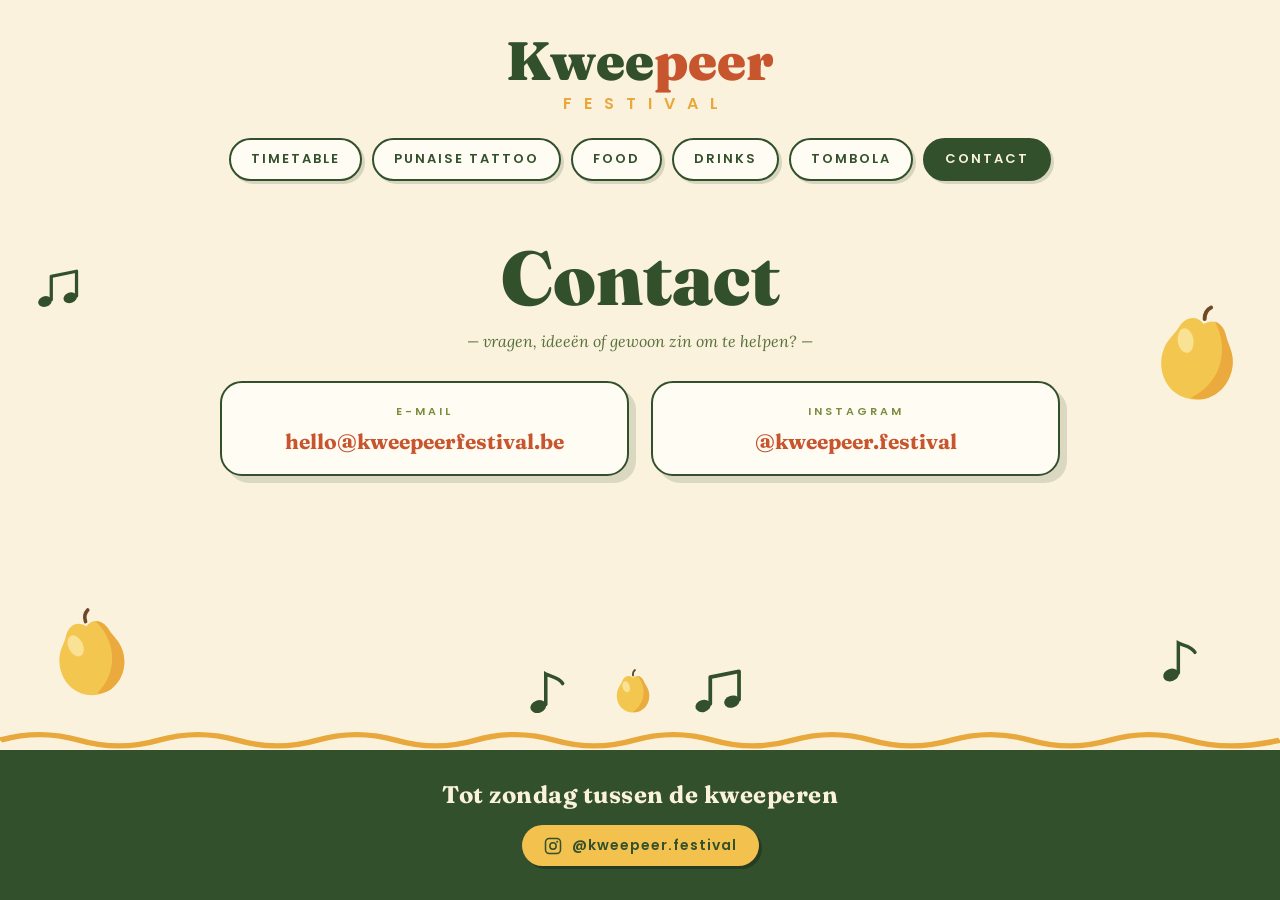
<file: contact.html>
<!DOCTYPE html>
<html lang="nl">
<head>
<meta charset="UTF-8">
<meta name="viewport" content="width=device-width, initial-scale=1">
<title>Contact — Kweepeer Festival</title>
<link rel="preconnect" href="https://fonts.googleapis.com">
<link rel="preconnect" href="https://fonts.gstatic.com" crossorigin>
<link href="https://fonts.googleapis.com/css2?family=Fraunces:opsz,wght@9..144,600;9..144,700;9..144,900&family=Lora:ital@0;1&family=Poppins:wght@400;500;600&display=swap" rel="stylesheet">
<link rel="stylesheet" href="css/style.css">
<style>
  .contact-grid { display: grid; grid-template-columns: 1fr 1fr; gap: 22px; }
  @media (max-width: 620px) { .contact-grid { grid-template-columns: 1fr; } }
  .contact-grid .kaart { display: block; text-align: center; margin: 0 !important; }
  .contact-grid .label {
    font-size: 11px; letter-spacing: 3px; text-transform: uppercase;
    font-weight: 600; color: var(--olijf);
  }
  .contact-grid .waarde {
    font-family: 'Fraunces','TeX Gyre Bonum', serif;
    font-weight: 700; font-size: 21px; margin-top: 8px; color: var(--groen);
    word-break: break-word;
  }
  .contact-grid .waarde a { text-decoration: none; color: var(--terra); }
  .contact-grid .waarde a:hover { text-decoration: underline; }
</style>
</head>
<body>

<!-- affichedecoraties -->
<div class="deco" style="left:3%; top:30%; width:48px"><svg viewBox="0 0 38 32"><ellipse cx="5.5" cy="25" rx="5.4" ry="4.2" fill="#33502C" transform="rotate(-18 5.5 25)"/><ellipse cx="25.5" cy="22" rx="5.4" ry="4.2" fill="#33502C" transform="rotate(-18 25.5 22)"/><path d="M10.5 23.5 L10.5 5 L30.5 1 L30.5 20.5" fill="none" stroke="#33502C" stroke-width="2.6" stroke-linejoin="round" stroke-linecap="round"/></svg></div>
<div class="deco" style="right:3%; top:34%; width:88px; transform:rotate(10deg)"><svg viewBox="0 0 100 115"><path d="M50 14 C49 8 51 3 55 0" fill="none" stroke="#6E4A24" stroke-width="4.5" stroke-linecap="round"/>
<path d="M50 20 C41 11 28 15 23 28 C19 38 12 44 10 57 C7 76 16 94 31 102 C42 108 58 108 69 102 C84 94 93 76 90 57 C88 44 81 38 77 28 C72 15 59 11 50 20 Z" fill="#F3C74F"/>
<path d="M69 102 C84 94 93 76 90 57 C88 44 81 38 77 28 C74 21 68 16 62 15 C72 28 78 44 76 62 C74 80 64 95 50 105 C57 106 64 105 69 102 Z" fill="#E9A83B" opacity="0.9"/>
<ellipse cx="33" cy="42" rx="9" ry="14" fill="#FBE8A6" opacity="0.8" transform="rotate(-18 33 42)"/></svg></div>
<div class="deco" style="left:4%; bottom:22%; width:80px; transform:rotate(-9deg)"><svg viewBox="0 0 100 115"><path d="M50 14 C49 8 51 3 55 0" fill="none" stroke="#6E4A24" stroke-width="4.5" stroke-linecap="round"/>
<path d="M50 20 C41 11 28 15 23 28 C19 38 12 44 10 57 C7 76 16 94 31 102 C42 108 58 108 69 102 C84 94 93 76 90 57 C88 44 81 38 77 28 C72 15 59 11 50 20 Z" fill="#F3C74F"/>
<path d="M69 102 C84 94 93 76 90 57 C88 44 81 38 77 28 C74 21 68 16 62 15 C72 28 78 44 76 62 C74 80 64 95 50 105 C57 106 64 105 69 102 Z" fill="#E9A83B" opacity="0.9"/>
<ellipse cx="33" cy="42" rx="9" ry="14" fill="#FBE8A6" opacity="0.8" transform="rotate(-18 33 42)"/></svg></div>
<div class="deco" style="right:6%; bottom:24%; width:40px"><svg viewBox="0 0 30 34"><ellipse cx="6" cy="27" rx="6" ry="4.6" fill="#33502C" transform="rotate(-20 6 27)"/><path d="M11.5 25.5 L11.5 3 C15 5 21 5 24 10" fill="none" stroke="#33502C" stroke-width="2.6" stroke-linecap="round"/></svg></div>

<header class="site-header">
  <a class="logo-link" href="index.html" aria-label="Kweepeer Festival — home">
    <span class="logo-woord">Kwee<span class="peer">peer</span></span>
    <span class="logo-fest">Festival</span>
  </a>
  <nav class="menu">
    <a href="timetable.html">Timetable</a>
    <a href="punaise-tattoo.html">Punaise Tattoo</a>
    <a href="food.html">Food</a>
    <a href="drinks.html">Drinks</a>
    <a href="prizes.html">Tombola</a>
    <a href="contact.html" class="active">Contact</a>
  </nav>
</header>

<div class="page-head">
  <h1>Contact</h1>
  <div class="tagline">— vragen, ideeën of gewoon zin om te helpen? —</div>
</div>

<main>
  <div class="contact-grid">
    <div class="kaart">
      <div class="label">E-mail</div>
      <div class="waarde"><a href="mailto:hello@kweepeerfestival.be">hello@kweepeerfestival.be</a></div>
    </div>
    <div class="kaart">
      <div class="label">Instagram</div>
      <div class="waarde"><a href="https://www.instagram.com/kweepeer.festival/" target="_blank" rel="noopener">@kweepeer.festival</a></div>
    </div>
  </div>
</main>

<div class="mini-rij"><svg style="height:46px;width:41px" viewBox="0 0 30 34"><ellipse cx="6" cy="27" rx="6" ry="4.6" fill="#33502C" transform="rotate(-20 6 27)"/><path d="M11.5 25.5 L11.5 3 C15 5 21 5 24 10" fill="none" stroke="#33502C" stroke-width="2.6" stroke-linecap="round"/></svg><svg style="height:46px;width:40px" viewBox="0 0 100 115"><path d="M50 14 C49 8 51 3 55 0" fill="none" stroke="#6E4A24" stroke-width="4.5" stroke-linecap="round"/>
<path d="M50 20 C41 11 28 15 23 28 C19 38 12 44 10 57 C7 76 16 94 31 102 C42 108 58 108 69 102 C84 94 93 76 90 57 C88 44 81 38 77 28 C72 15 59 11 50 20 Z" fill="#F3C74F"/>
<path d="M69 102 C84 94 93 76 90 57 C88 44 81 38 77 28 C74 21 68 16 62 15 C72 28 78 44 76 62 C74 80 64 95 50 105 C57 106 64 105 69 102 Z" fill="#E9A83B" opacity="0.9"/>
<ellipse cx="33" cy="42" rx="9" ry="14" fill="#FBE8A6" opacity="0.8" transform="rotate(-18 33 42)"/></svg><svg style="height:46px;width:55px" viewBox="0 0 38 32"><ellipse cx="5.5" cy="25" rx="5.4" ry="4.2" fill="#33502C" transform="rotate(-18 5.5 25)"/><ellipse cx="25.5" cy="22" rx="5.4" ry="4.2" fill="#33502C" transform="rotate(-18 25.5 22)"/><path d="M10.5 23.5 L10.5 5 L30.5 1 L30.5 20.5" fill="none" stroke="#33502C" stroke-width="2.6" stroke-linejoin="round" stroke-linecap="round"/></svg></div>

<svg class="golf" viewBox="0 0 210 8" preserveAspectRatio="none" xmlns="http://www.w3.org/2000/svg">
  <path d="M0 5 Q 6.5 1.5 13 5 T 26 5 T 39 5 T 52 5 T 65 5 T 78 5 T 91 5 T 104 5 T 117 5 T 130 5 T 143 5 T 156 5 T 169 5 T 182 5 T 195 5 T 210 5"
        fill="none" stroke="#E9A83B" stroke-width="1.6"/>
</svg>

<footer class="site-footer">
  <div class="groot">Tot zondag tussen de kweeperen</div>
  <a class="insta-btn" href="https://www.instagram.com/kweepeer.festival/" target="_blank" rel="noopener">
    <svg viewBox="0 0 24 24" fill="none" stroke="currentColor" stroke-width="2" stroke-linecap="round" stroke-linejoin="round">
      <rect x="2" y="2" width="20" height="20" rx="5"/>
      <circle cx="12" cy="12" r="4.2"/>
      <circle cx="17.6" cy="6.4" r="1.3" fill="currentColor" stroke="none"/>
    </svg>
    @kweepeer.festival
  </a>
</footer>

</body>
</html>
</file>
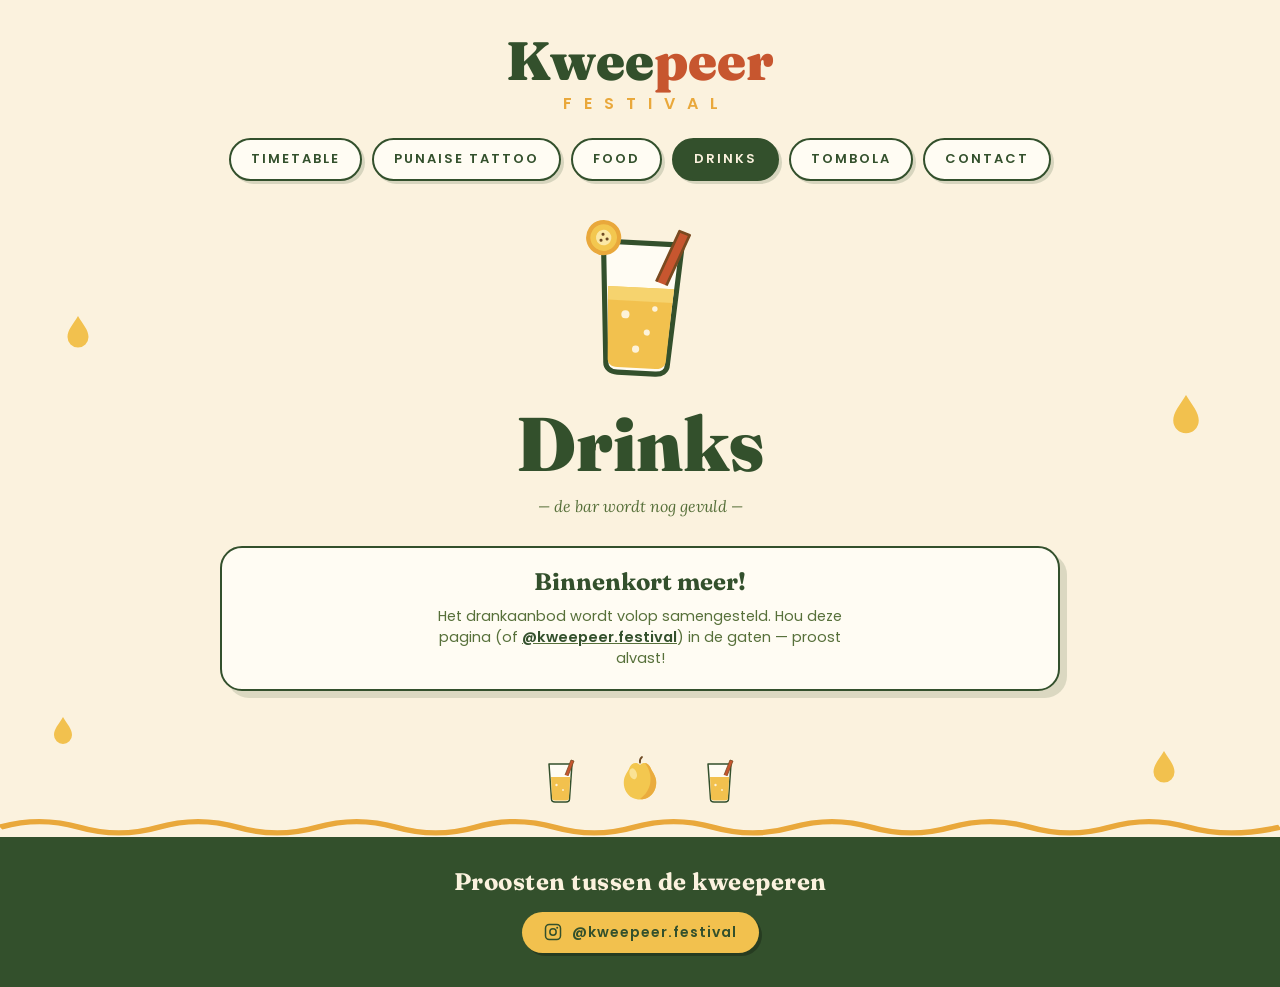
<file: drinks.html>
<!DOCTYPE html>
<html lang="nl">
<head>
<meta charset="UTF-8">
<meta name="viewport" content="width=device-width, initial-scale=1">
<title>Drinks — Kweepeer Festival</title>
<link rel="preconnect" href="https://fonts.googleapis.com">
<link rel="preconnect" href="https://fonts.gstatic.com" crossorigin>
<link href="https://fonts.googleapis.com/css2?family=Fraunces:opsz,wght@9..144,600;9..144,700;9..144,900&family=Lora:ital@0;1&family=Poppins:wght@400;500;600&display=swap" rel="stylesheet">
<link rel="stylesheet" href="css/style.css">
<style>
  .glas-slot { display: flex; justify-content: center; padding: 24px 16px 0; }
  .glas-slot svg { width: 120px; overflow: visible; }
  .binnenkort { text-align: center; }
  .binnenkort .kaart { display: block; }
</style>
</head>
<body>

<!-- affichedecoraties -->
<div class="deco" style="left:5%; top:32%; width:28px"><svg viewBox="-8 0 16 22"><path d="M0 0 C3 5 6 8 6 12 A6 6 0 1 1 -6 12 C-6 8 -3 5 0 0 Z" fill="#F2C14E"/></svg></div>
<div class="deco" style="right:6%; top:40%; width:34px"><svg viewBox="-8 0 16 22"><path d="M0 0 C3 5 6 8 6 12 A6 6 0 1 1 -6 12 C-6 8 -3 5 0 0 Z" fill="#F2C14E"/></svg></div>
<div class="deco" style="left:4%; bottom:24%; width:24px"><svg viewBox="-8 0 16 22"><path d="M0 0 C3 5 6 8 6 12 A6 6 0 1 1 -6 12 C-6 8 -3 5 0 0 Z" fill="#F2C14E"/></svg></div>
<div class="deco" style="right:8%; bottom:20%; width:28px"><svg viewBox="-8 0 16 22"><path d="M0 0 C3 5 6 8 6 12 A6 6 0 1 1 -6 12 C-6 8 -3 5 0 0 Z" fill="#F2C14E"/></svg></div>

<header class="site-header">
  <a class="logo-link" href="index.html" aria-label="Kweepeer Festival — home">
    <span class="logo-woord">Kwee<span class="peer">peer</span></span>
    <span class="logo-fest">Festival</span>
  </a>
  <nav class="menu">
    <a href="timetable.html">Timetable</a>
    <a href="punaise-tattoo.html">Punaise Tattoo</a>
    <a href="food.html">Food</a>
    <a href="drinks.html" class="active">Drinks</a>
    <a href="prizes.html">Tombola</a>
    <a href="contact.html">Contact</a>
  </nav>
</header>

<div class="glas-slot">
  <!-- glas limonade -->
  <svg viewBox="-10 -14 70 92" xmlns="http://www.w3.org/2000/svg" style="transform: rotate(3deg)">
    <path d="M2 0 L48 0 L43 70 C43 74 40 76 36 76 L14 76 C10 76 7 74 7 70 Z"
          fill="#FFFCF3" stroke="#33502C" stroke-width="3" stroke-linejoin="round"/>
    <path d="M6 26 L44.5 26 L42 68 C42 71 40 73 36 73 L14 73 C10 73 8 71 8 68 Z" fill="#F2C14E"/>
    <path d="M6 26 L44.5 26 L44 34 L6.5 34 Z" fill="#F6D36E"/>
    <circle cx="17" cy="42" r="2.4" fill="#FFFCF3" opacity="0.85"/>
    <circle cx="30" cy="52" r="1.8" fill="#FFFCF3" opacity="0.85"/>
    <circle cx="24" cy="62" r="2.1" fill="#FFFCF3" opacity="0.85"/>
    <circle cx="34" cy="38" r="1.6" fill="#FFFCF3" opacity="0.85"/>
    <!-- rietje -->
    <path d="M34 22 L46 -8 L52 -6 L40 24" fill="#C7562F" stroke="#7A4A20" stroke-width="1.6" stroke-linejoin="round"/>
    <!-- schijfje kweepeer op de rand -->
    <g transform="translate(2 -2) rotate(-14)">
      <circle cx="0" cy="0" r="9" fill="#F3C74F" stroke="#E9A83B" stroke-width="2.5"/>
      <circle cx="0" cy="0" r="4.5" fill="#FBE8A6"/>
      <circle cx="0" cy="-2" r="0.9" fill="#6E4A24"/>
      <circle cx="1.8" cy="1.2" r="0.9" fill="#6E4A24"/>
      <circle cx="-1.8" cy="1.2" r="0.9" fill="#6E4A24"/>
    </g>
  </svg>
</div>

<div class="page-head" style="padding-top:10px">
  <h1>Drinks</h1>
  <div class="tagline">— de bar wordt nog gevuld —</div>
</div>

<main class="binnenkort">
  <div class="kaart">
    <h2>Binnenkort meer!</h2>
    <p style="max-width:440px; margin: 10px auto 0;">
      Het drankaanbod wordt volop samengesteld. Hou deze pagina
      (of <a href="https://www.instagram.com/kweepeer.festival/" target="_blank" rel="noopener"><b>@kweepeer.festival</b></a>)
      in de gaten &mdash; proost alvast!
    </p>
  </div>
</main>

<div class="mini-rij"><svg style="height:46px;width:35px" viewBox="-10 -14 70 92"><path d="M2 0 L48 0 L43 70 C43 74 40 76 36 76 L14 76 C10 76 7 74 7 70 Z" fill="#FFFCF3" stroke="#33502C" stroke-width="3" stroke-linejoin="round"/><path d="M6 26 L44.5 26 L42 68 C42 71 40 73 36 73 L14 73 C10 73 8 71 8 68 Z" fill="#F2C14E"/><circle cx="17" cy="42" r="2.4" fill="#FFFCF3" opacity="0.85"/><circle cx="30" cy="52" r="1.8" fill="#FFFCF3" opacity="0.85"/><path d="M34 22 L46 -8 L52 -6 L40 24" fill="#C7562F" stroke="#7A4A20" stroke-width="1.6" stroke-linejoin="round"/></svg><svg style="height:46px;width:40px" viewBox="0 0 100 115"><path d="M50 14 C49 8 51 3 55 0" fill="none" stroke="#6E4A24" stroke-width="4.5" stroke-linecap="round"/>
<path d="M50 20 C41 11 28 15 23 28 C19 38 12 44 10 57 C7 76 16 94 31 102 C42 108 58 108 69 102 C84 94 93 76 90 57 C88 44 81 38 77 28 C72 15 59 11 50 20 Z" fill="#F3C74F"/>
<path d="M69 102 C84 94 93 76 90 57 C88 44 81 38 77 28 C74 21 68 16 62 15 C72 28 78 44 76 62 C74 80 64 95 50 105 C57 106 64 105 69 102 Z" fill="#E9A83B" opacity="0.9"/>
<ellipse cx="33" cy="42" rx="9" ry="14" fill="#FBE8A6" opacity="0.8" transform="rotate(-18 33 42)"/></svg><svg style="height:46px;width:35px" viewBox="-10 -14 70 92"><path d="M2 0 L48 0 L43 70 C43 74 40 76 36 76 L14 76 C10 76 7 74 7 70 Z" fill="#FFFCF3" stroke="#33502C" stroke-width="3" stroke-linejoin="round"/><path d="M6 26 L44.5 26 L42 68 C42 71 40 73 36 73 L14 73 C10 73 8 71 8 68 Z" fill="#F2C14E"/><circle cx="17" cy="42" r="2.4" fill="#FFFCF3" opacity="0.85"/><circle cx="30" cy="52" r="1.8" fill="#FFFCF3" opacity="0.85"/><path d="M34 22 L46 -8 L52 -6 L40 24" fill="#C7562F" stroke="#7A4A20" stroke-width="1.6" stroke-linejoin="round"/></svg></div>

<svg class="golf" viewBox="0 0 210 8" preserveAspectRatio="none" xmlns="http://www.w3.org/2000/svg">
  <path d="M0 5 Q 6.5 1.5 13 5 T 26 5 T 39 5 T 52 5 T 65 5 T 78 5 T 91 5 T 104 5 T 117 5 T 130 5 T 143 5 T 156 5 T 169 5 T 182 5 T 195 5 T 210 5"
        fill="none" stroke="#E9A83B" stroke-width="1.6"/>
</svg>

<footer class="site-footer">
  <div class="groot">Proosten tussen de kweeperen</div>
  <a class="insta-btn" href="https://www.instagram.com/kweepeer.festival/" target="_blank" rel="noopener">
    <svg viewBox="0 0 24 24" fill="none" stroke="currentColor" stroke-width="2" stroke-linecap="round" stroke-linejoin="round">
      <rect x="2" y="2" width="20" height="20" rx="5"/>
      <circle cx="12" cy="12" r="4.2"/>
      <circle cx="17.6" cy="6.4" r="1.3" fill="currentColor" stroke="none"/>
    </svg>
    @kweepeer.festival
  </a>
</footer>

</body>
</html>
</file>
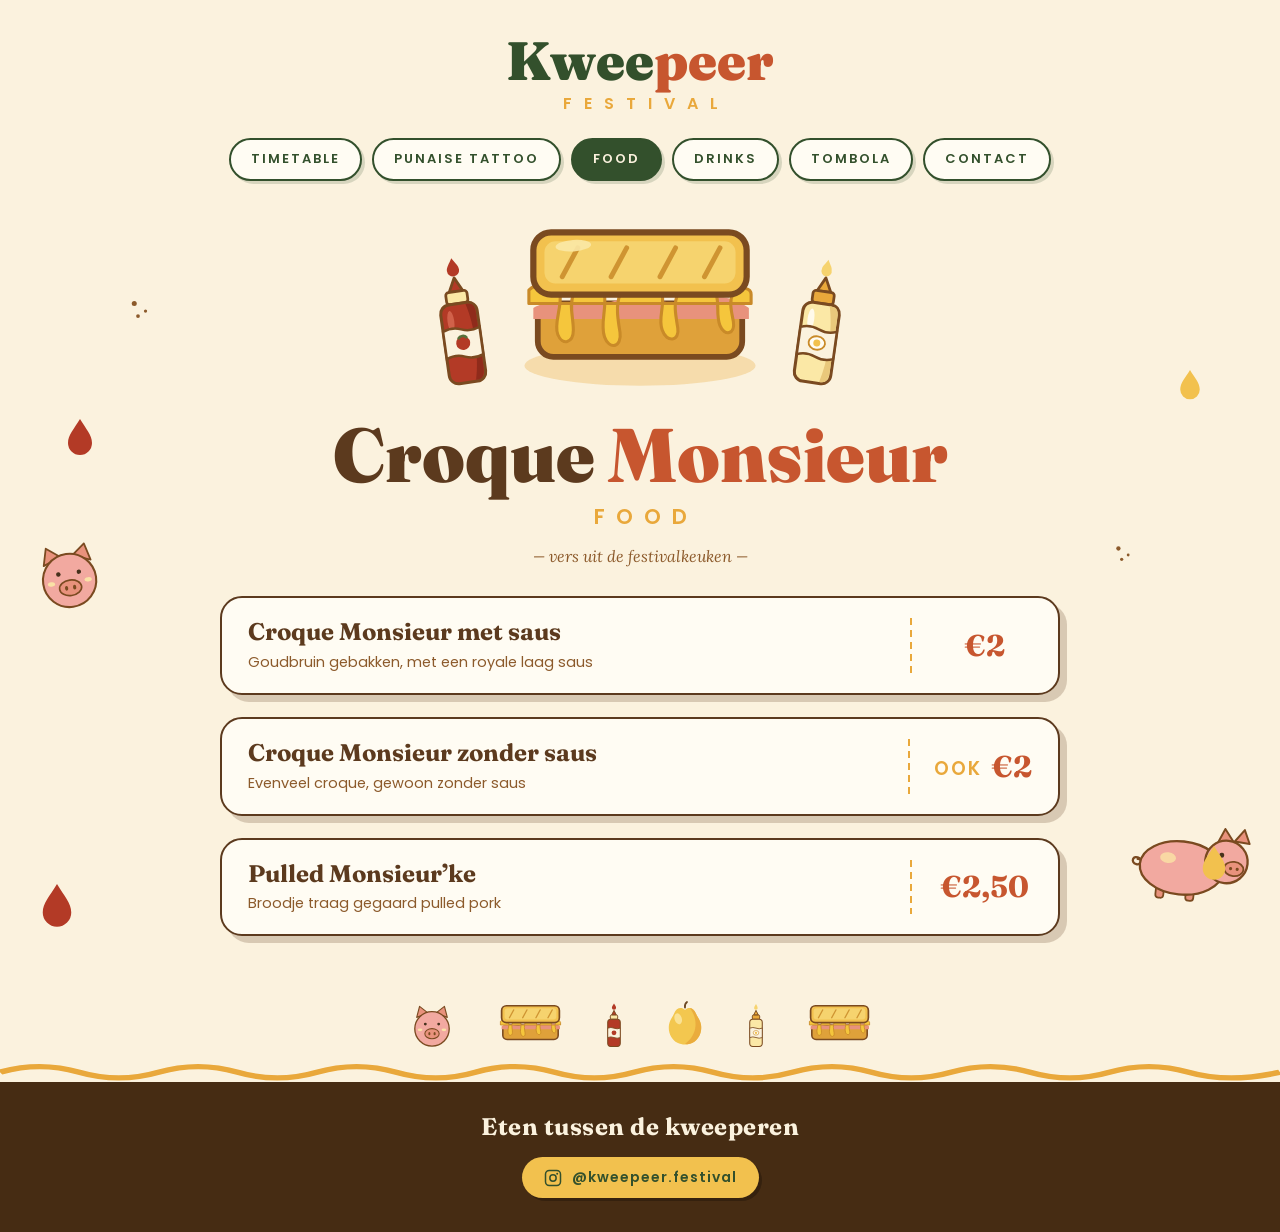
<file: food.html>
<!DOCTYPE html>
<html lang="nl">
<head>
<meta charset="UTF-8">
<meta name="viewport" content="width=device-width, initial-scale=1">
<title>Food — Kweepeer Festival</title>
<link rel="preconnect" href="https://fonts.googleapis.com">
<link rel="preconnect" href="https://fonts.gstatic.com" crossorigin>
<link href="https://fonts.googleapis.com/css2?family=Fraunces:opsz,wght@9..144,600;9..144,700;9..144,900&family=Lora:ital@0;1&family=Poppins:wght@400;500;600&display=swap" rel="stylesheet">
<link rel="stylesheet" href="css/style.css">
<style>
  /* croque-kleuren */
  .page-head h1 { color: var(--bruin); }
  .page-head .tagline { color: var(--korst); }
  .kaart { border-color: var(--bruin); box-shadow: 7px 7px 0 rgba(92,58,30,.22); }
  .kaart h2 { color: var(--bruin); }
  .kaart p { color: var(--korst); }
  .croque-slot { display: flex; justify-content: center; align-items: flex-end; gap: 34px; padding: 24px 16px 0; }
  .croque-slot svg { overflow: visible; }
  .site-footer { background: #462C13; }
</style>
</head>
<body>

<!-- affichedecoraties -->
<div class="deco" style="left:2.5%; top:44%; width:74px; transform:rotate(-8deg)"><svg viewBox="0 0 100 92">
<path d="M18 28 L24 5 L42 19 Z" fill="#E8927C" stroke="#7A4A20" stroke-width="2.4" stroke-linejoin="round"/>
<path d="M82 28 L76 5 L58 19 Z" fill="#E8927C" stroke="#7A4A20" stroke-width="2.4" stroke-linejoin="round"/>
<circle cx="50" cy="52" r="36" fill="#F2A9A0" stroke="#7A4A20" stroke-width="2.8"/>
<ellipse cx="50" cy="62" rx="15" ry="10.5" fill="#E8927C" stroke="#7A4A20" stroke-width="2.2"/>
<ellipse cx="44.5" cy="62" rx="2.2" ry="3.2" fill="#7A4A20"/>
<ellipse cx="55.5" cy="62" rx="2.2" ry="3.2" fill="#7A4A20"/>
<circle cx="36" cy="42" r="3" fill="#46311C"/>
<circle cx="64" cy="42" r="3" fill="#46311C"/>
<ellipse cx="25" cy="54" rx="5" ry="3" fill="#FBE8A6" opacity="0.9"/>
<ellipse cx="75" cy="54" rx="5" ry="3" fill="#FBE8A6" opacity="0.9"/>
</svg></div>
<div class="deco" style="right:2%; bottom:26%; width:124px; transform:rotate(6deg)"><svg viewBox="0 0 140 100">
<path d="M10 46 C2 42 0 52 7 53 C13 54 14 46 8 47" fill="none" stroke="#7A4A20" stroke-width="2.6" stroke-linecap="round"/>
<rect x="32" y="72" width="9" height="16" rx="3.5" fill="#E8927C" stroke="#7A4A20" stroke-width="2"/>
<rect x="66" y="72" width="9" height="16" rx="3.5" fill="#E8927C" stroke="#7A4A20" stroke-width="2"/>
<ellipse cx="58" cy="52" rx="47" ry="30" fill="#F2A9A0" stroke="#7A4A20" stroke-width="2.6"/>
<path d="M96 20 L103 3 L114 17 Z" fill="#E8927C" stroke="#7A4A20" stroke-width="2.2" stroke-linejoin="round"/>
<path d="M115 16 L125 2 L132 17 Z" fill="#E8927C" stroke="#7A4A20" stroke-width="2.2" stroke-linejoin="round"/>
<circle cx="108" cy="40" r="24" fill="#F2A9A0" stroke="#7A4A20" stroke-width="2.6"/>
<ellipse cx="117" cy="47" rx="11" ry="8" fill="#E8927C" stroke="#7A4A20" stroke-width="2"/>
<circle cx="113.5" cy="47" r="1.8" fill="#7A4A20"/>
<circle cx="121" cy="47" r="1.8" fill="#7A4A20"/>
<circle cx="102" cy="33" r="2.8" fill="#46311C"/>
<ellipse cx="42" cy="42" rx="9" ry="6" fill="#FBE8A6" opacity="0.75"/>
</svg></div>
<div class="deco" style="left:5%; top:34%; width:32px"><svg viewBox="-8 0 16 22"><path d="M0 0 C3 5 6 8 6 12 A6 6 0 1 1 -6 12 C-6 8 -3 5 0 0 Z" fill="#B33A26"/></svg></div>
<div class="deco" style="right:6%; top:30%; width:26px"><svg viewBox="-8 0 16 22"><path d="M0 0 C3 5 6 8 6 12 A6 6 0 1 1 -6 12 C-6 8 -3 5 0 0 Z" fill="#F2C14E"/></svg></div>
<div class="deco" style="left:3%; bottom:24%; width:38px"><svg viewBox="-8 0 16 22"><path d="M0 0 C3 5 6 8 6 12 A6 6 0 1 1 -6 12 C-6 8 -3 5 0 0 Z" fill="#B33A26"/></svg></div>
<div class="deco" style="right:4%; bottom:28%; width:30px"><svg viewBox="-8 0 16 22"><path d="M0 0 C3 5 6 8 6 12 A6 6 0 1 1 -6 12 C-6 8 -3 5 0 0 Z" fill="#F2C14E"/></svg></div>
<div class="deco" style="left:10%; top:24%; width:30px"><svg viewBox="0 0 24 20"><circle cx="5" cy="6" r="2" fill="#8C5A2B"/><circle cx="14" cy="12" r="1.3" fill="#8C5A2B"/><circle cx="8" cy="16" r="1.5" fill="#8C5A2B"/></svg></div>
<div class="deco" style="right:11%; top:44%; width:26px"><svg viewBox="0 0 24 20"><circle cx="5" cy="6" r="2" fill="#8C5A2B"/><circle cx="14" cy="12" r="1.3" fill="#8C5A2B"/><circle cx="8" cy="16" r="1.5" fill="#8C5A2B"/></svg></div>

<header class="site-header">
  <a class="logo-link" href="index.html" aria-label="Kweepeer Festival — home">
    <span class="logo-woord">Kwee<span class="peer">peer</span></span>
    <span class="logo-fest">Festival</span>
  </a>
  <nav class="menu">
    <a href="timetable.html">Timetable</a>
    <a href="punaise-tattoo.html">Punaise Tattoo</a>
    <a href="food.html" class="active">Food</a>
    <a href="drinks.html">Drinks</a>
    <a href="prizes.html">Tombola</a>
    <a href="contact.html">Contact</a>
  </nav>
</header>

<div class="croque-slot">
  <!-- ketchup -->
  <svg width="52" viewBox="-2 -10 34 88" xmlns="http://www.w3.org/2000/svg" style="transform: rotate(-8deg)">
    <path d="M15 -7 C17 -3.5 19 -1.5 19 1 A4 4 0 1 1 11 1 C11 -1.5 13 -3.5 15 -7 Z" fill="#B33A26"/>
    <path d="M15 6 L19.5 15 L10.5 15 Z" fill="#B33A26" stroke="#7A4A20" stroke-width="1.8" stroke-linejoin="round"/>
    <rect x="8" y="15" width="14" height="8" rx="2" fill="#FBE8A6" stroke="#7A4A20" stroke-width="1.8"/>
    <rect x="3" y="23" width="24" height="52" rx="6" fill="#B33A26" stroke="#7A4A20" stroke-width="2"/>
    <path d="M20 24 C24 38 24 60 20 74 L21 74 C25 74 26 71 26 66 L26 31 C26 26 25 24 21 24 Z" fill="#8F2B1B"/>
    <ellipse cx="9" cy="34" rx="2.2" ry="7" fill="#D4664F" opacity="0.9"/>
    <path d="M3 40 Q9 37.5 15 40 T27 40 L27 58 Q21 60.5 15 58 T3 58 Z" fill="#FBF2DE" stroke="#7A4A20" stroke-width="1.6"/>
    <circle cx="15" cy="49" r="4.6" fill="#B33A26"/>
    <path d="M12.5 45.5 C13.5 44 16.5 44 17.5 45.5" fill="none" stroke="#57703A" stroke-width="1.8" stroke-linecap="round"/>
  </svg>
  <!-- croque -->
  <svg width="240" viewBox="-4 0 108 76" xmlns="http://www.w3.org/2000/svg">
    <ellipse cx="50" cy="66" rx="52" ry="9" fill="#E9A83B" opacity="0.30"/>
    <rect x="4" y="38" width="92" height="24" rx="7" fill="#DFA13A" stroke="#7A4A20" stroke-width="2.6"/>
    <path d="M2 40 C12 34 26 42 38 37 C52 32 66 42 80 36 C88 33 96 38 99 40 L99 45 L2 45 Z" fill="#E8927C"/>
    <path d="M0 32 C4 28 10 30 14 33 C15 40 11 47 13 52 C15 57 20 56 20 50 C20 44 18 39 20 34 L34 34 C35 41 32 47 34 53 C36 59 42 58 41 51 C40 45 39 39 41 34 L60 34 C61 40 58 45 60 50 C62 56 68 55 67 49 C66 43 65 38 67 34 L84 33 C86 38 84 43 86 48 C88 53 93 52 92 46 C91 41 90 37 92 33 C96 30 100 31 100 34 L100 38 L0 38 Z" fill="#F5C63C" stroke="#C98A28" stroke-width="1.4" stroke-linejoin="round"/>
    <rect x="2" y="6" width="96" height="28" rx="8" fill="#F2C14E" stroke="#7A4A20" stroke-width="2.8"/>
    <rect x="7" y="10" width="86" height="19" rx="5" fill="#F6D36E"/>
    <g stroke="#C98A28" stroke-width="2.2" stroke-linecap="round" opacity="0.85">
      <line x1="22" y1="13" x2="15" y2="26"/>
      <line x1="44" y1="13" x2="37" y2="26"/>
      <line x1="66" y1="13" x2="59" y2="26"/>
      <line x1="86" y1="13" x2="79" y2="26"/>
    </g>
    <ellipse cx="20" cy="12" rx="8" ry="2.6" fill="#FBE8A6" opacity="0.9" transform="rotate(-4 20 12)"/>
  </svg>
  <!-- mayo -->
  <svg width="52" viewBox="-2 -10 34 88" xmlns="http://www.w3.org/2000/svg" style="transform: rotate(8deg)">
    <path d="M15 -6 C16.5 -3 18 -1.5 18 0.5 A3.4 3.4 0 1 1 11.6 0.5 C11.6 -1.5 13.5 -3 15 -6 Z" fill="#F6D36E"/>
    <path d="M15 6 L19.5 15 L10.5 15 Z" fill="#E9A83B" stroke="#7A4A20" stroke-width="1.8" stroke-linejoin="round"/>
    <rect x="8" y="15" width="14" height="8" rx="2" fill="#E9A83B" stroke="#7A4A20" stroke-width="1.8"/>
    <rect x="3" y="23" width="24" height="52" rx="6" fill="#FBE8A6" stroke="#7A4A20" stroke-width="2"/>
    <path d="M20 24 C24 38 24 60 20 74 L21 74 C25 74 26 71 26 66 L26 31 C26 26 25 24 21 24 Z" fill="#E9C87B"/>
    <ellipse cx="9" cy="34" rx="2.2" ry="7" fill="#FFFCF3" opacity="0.9"/>
    <path d="M3 40 Q9 37.5 15 40 T27 40 L27 58 Q21 60.5 15 58 T3 58 Z" fill="#FBF2DE" stroke="#7A4A20" stroke-width="1.6"/>
    <ellipse cx="15" cy="49" rx="5.4" ry="4.4" fill="#FFFCF3" stroke="#C98A28" stroke-width="1.2"/>
    <circle cx="15" cy="49" r="2.3" fill="#F2C14E"/>
  </svg>
</div>

<div class="page-head" style="padding-top:10px">
  <h1>Croque <span class="accent">Monsieur</span></h1>
  <div class="sub">Food</div>
  <div class="tagline">— vers uit de festivalkeuken —</div>
</div>

<main>
  <div class="kaart">
    <div style="flex:1">
      <h2>Croque Monsieur met saus</h2>
      <p>Goudbruin gebakken, met een royale laag saus</p>
    </div>
    <div class="scheiding"></div>
    <div class="prijs">&euro;2</div>
  </div>

  <div class="kaart">
    <div style="flex:1">
      <h2>Croque Monsieur zonder saus</h2>
      <p>Evenveel croque, gewoon zonder saus</p>
    </div>
    <div class="scheiding"></div>
    <div class="prijs"><span class="ook">ook</span>&euro;2</div>
  </div>

    <div class="kaart">
      <div style="flex:1">
        <h2>Pulled Monsieur&rsquo;ke</h2>
        <p>Broodje traag gegaard pulled pork</p>
      </div>
      <div class="scheiding"></div>
      <div class="prijs">&euro;2,50</div>
    </div>

</main>

<div class="mini-rij"><svg style="height:44px;width:48px" viewBox="0 0 100 92">
<path d="M18 28 L24 5 L42 19 Z" fill="#E8927C" stroke="#7A4A20" stroke-width="2.4" stroke-linejoin="round"/>
<path d="M82 28 L76 5 L58 19 Z" fill="#E8927C" stroke="#7A4A20" stroke-width="2.4" stroke-linejoin="round"/>
<circle cx="50" cy="52" r="36" fill="#F2A9A0" stroke="#7A4A20" stroke-width="2.8"/>
<ellipse cx="50" cy="62" rx="15" ry="10.5" fill="#E8927C" stroke="#7A4A20" stroke-width="2.2"/>
<ellipse cx="44.5" cy="62" rx="2.2" ry="3.2" fill="#7A4A20"/>
<ellipse cx="55.5" cy="62" rx="2.2" ry="3.2" fill="#7A4A20"/>
<circle cx="36" cy="42" r="3" fill="#46311C"/>
<circle cx="64" cy="42" r="3" fill="#46311C"/>
<ellipse cx="25" cy="54" rx="5" ry="3" fill="#FBE8A6" opacity="0.9"/>
<ellipse cx="75" cy="54" rx="5" ry="3" fill="#FBE8A6" opacity="0.9"/>
</svg><svg style="height:46px;width:65px" viewBox="-4 0 108 76">
<rect x="4" y="38" width="92" height="24" rx="7" fill="#DFA13A" stroke="#7A4A20" stroke-width="2.6"/>
<path d="M2 40 C12 34 26 42 38 37 C52 32 66 42 80 36 C88 33 96 38 99 40 L99 45 L2 45 Z" fill="#E8927C"/>
<path d="M0 32 C4 28 10 30 14 33 C15 40 11 47 13 52 C15 57 20 56 20 50 C20 44 18 39 20 34 L34 34 C35 41 32 47 34 53 C36 59 42 58 41 51 C40 45 39 39 41 34 L60 34 C61 40 58 45 60 50 C62 56 68 55 67 49 C66 43 65 38 67 34 L84 33 C86 38 84 43 86 48 C88 53 93 52 92 46 C91 41 90 37 92 33 C96 30 100 31 100 34 L100 38 L0 38 Z" fill="#F5C63C" stroke="#C98A28" stroke-width="1.4" stroke-linejoin="round"/>
<rect x="2" y="6" width="96" height="28" rx="8" fill="#F2C14E" stroke="#7A4A20" stroke-width="2.8"/>
<rect x="7" y="10" width="86" height="19" rx="5" fill="#F6D36E"/>
<g stroke="#C98A28" stroke-width="2.2" stroke-linecap="round" opacity="0.85"><line x1="22" y1="13" x2="15" y2="26"/><line x1="44" y1="13" x2="37" y2="26"/><line x1="66" y1="13" x2="59" y2="26"/><line x1="86" y1="13" x2="79" y2="26"/></g>
</svg><svg style="height:46px;width:18px" viewBox="-2 -10 34 88"><path d="M15 -7 C17 -3.5 19 -1.5 19 1 A4 4 0 1 1 11 1 C11 -1.5 13 -3.5 15 -7 Z" fill="#B33A26"/><path d="M15 6 L19.5 15 L10.5 15 Z" fill="#B33A26" stroke="#7A4A20" stroke-width="1.8" stroke-linejoin="round"/><rect x="8" y="15" width="14" height="8" rx="2" fill="#FBE8A6" stroke="#7A4A20" stroke-width="1.8"/><rect x="3" y="23" width="24" height="52" rx="6" fill="#B33A26" stroke="#7A4A20" stroke-width="2"/><path d="M3 40 Q9 37.5 15 40 T27 40 L27 58 Q21 60.5 15 58 T3 58 Z" fill="#FBF2DE" stroke="#7A4A20" stroke-width="1.6"/><circle cx="15" cy="49" r="4.6" fill="#B33A26"/></svg><svg style="height:46px;width:40px" viewBox="0 0 100 115"><path d="M50 14 C49 8 51 3 55 0" fill="none" stroke="#6E4A24" stroke-width="4.5" stroke-linecap="round"/>
<path d="M50 20 C41 11 28 15 23 28 C19 38 12 44 10 57 C7 76 16 94 31 102 C42 108 58 108 69 102 C84 94 93 76 90 57 C88 44 81 38 77 28 C72 15 59 11 50 20 Z" fill="#F3C74F"/>
<path d="M69 102 C84 94 93 76 90 57 C88 44 81 38 77 28 C74 21 68 16 62 15 C72 28 78 44 76 62 C74 80 64 95 50 105 C57 106 64 105 69 102 Z" fill="#E9A83B" opacity="0.9"/>
<ellipse cx="33" cy="42" rx="9" ry="14" fill="#FBE8A6" opacity="0.8" transform="rotate(-18 33 42)"/></svg><svg style="height:46px;width:18px" viewBox="-2 -10 34 88"><path d="M15 -6 C16.5 -3 18 -1.5 18 0.5 A3.4 3.4 0 1 1 11.6 0.5 C11.6 -1.5 13.5 -3 15 -6 Z" fill="#F6D36E"/><path d="M15 6 L19.5 15 L10.5 15 Z" fill="#E9A83B" stroke="#7A4A20" stroke-width="1.8" stroke-linejoin="round"/><rect x="8" y="15" width="14" height="8" rx="2" fill="#E9A83B" stroke="#7A4A20" stroke-width="1.8"/><rect x="3" y="23" width="24" height="52" rx="6" fill="#FBE8A6" stroke="#7A4A20" stroke-width="2"/><path d="M3 40 Q9 37.5 15 40 T27 40 L27 58 Q21 60.5 15 58 T3 58 Z" fill="#FBF2DE" stroke="#7A4A20" stroke-width="1.6"/><ellipse cx="15" cy="49" rx="5.4" ry="4.4" fill="#FFFCF3" stroke="#C98A28" stroke-width="1.2"/><circle cx="15" cy="49" r="2.3" fill="#F2C14E"/></svg><svg style="height:46px;width:65px" viewBox="-4 0 108 76">
<rect x="4" y="38" width="92" height="24" rx="7" fill="#DFA13A" stroke="#7A4A20" stroke-width="2.6"/>
<path d="M2 40 C12 34 26 42 38 37 C52 32 66 42 80 36 C88 33 96 38 99 40 L99 45 L2 45 Z" fill="#E8927C"/>
<path d="M0 32 C4 28 10 30 14 33 C15 40 11 47 13 52 C15 57 20 56 20 50 C20 44 18 39 20 34 L34 34 C35 41 32 47 34 53 C36 59 42 58 41 51 C40 45 39 39 41 34 L60 34 C61 40 58 45 60 50 C62 56 68 55 67 49 C66 43 65 38 67 34 L84 33 C86 38 84 43 86 48 C88 53 93 52 92 46 C91 41 90 37 92 33 C96 30 100 31 100 34 L100 38 L0 38 Z" fill="#F5C63C" stroke="#C98A28" stroke-width="1.4" stroke-linejoin="round"/>
<rect x="2" y="6" width="96" height="28" rx="8" fill="#F2C14E" stroke="#7A4A20" stroke-width="2.8"/>
<rect x="7" y="10" width="86" height="19" rx="5" fill="#F6D36E"/>
<g stroke="#C98A28" stroke-width="2.2" stroke-linecap="round" opacity="0.85"><line x1="22" y1="13" x2="15" y2="26"/><line x1="44" y1="13" x2="37" y2="26"/><line x1="66" y1="13" x2="59" y2="26"/><line x1="86" y1="13" x2="79" y2="26"/></g>
</svg></div>

<svg class="golf" viewBox="0 0 210 8" preserveAspectRatio="none" xmlns="http://www.w3.org/2000/svg">
  <path d="M0 5 Q 6.5 1.5 13 5 T 26 5 T 39 5 T 52 5 T 65 5 T 78 5 T 91 5 T 104 5 T 117 5 T 130 5 T 143 5 T 156 5 T 169 5 T 182 5 T 195 5 T 210 5"
        fill="none" stroke="#E9A83B" stroke-width="1.6"/>
</svg>

<footer class="site-footer">
  <div class="groot">Eten tussen de kweeperen</div>
  <a class="insta-btn" href="https://www.instagram.com/kweepeer.festival/" target="_blank" rel="noopener">
    <svg viewBox="0 0 24 24" fill="none" stroke="currentColor" stroke-width="2" stroke-linecap="round" stroke-linejoin="round">
      <rect x="2" y="2" width="20" height="20" rx="5"/>
      <circle cx="12" cy="12" r="4.2"/>
      <circle cx="17.6" cy="6.4" r="1.3" fill="currentColor" stroke="none"/>
    </svg>
    @kweepeer.festival
  </a>
</footer>

</body>
</html>
</file>
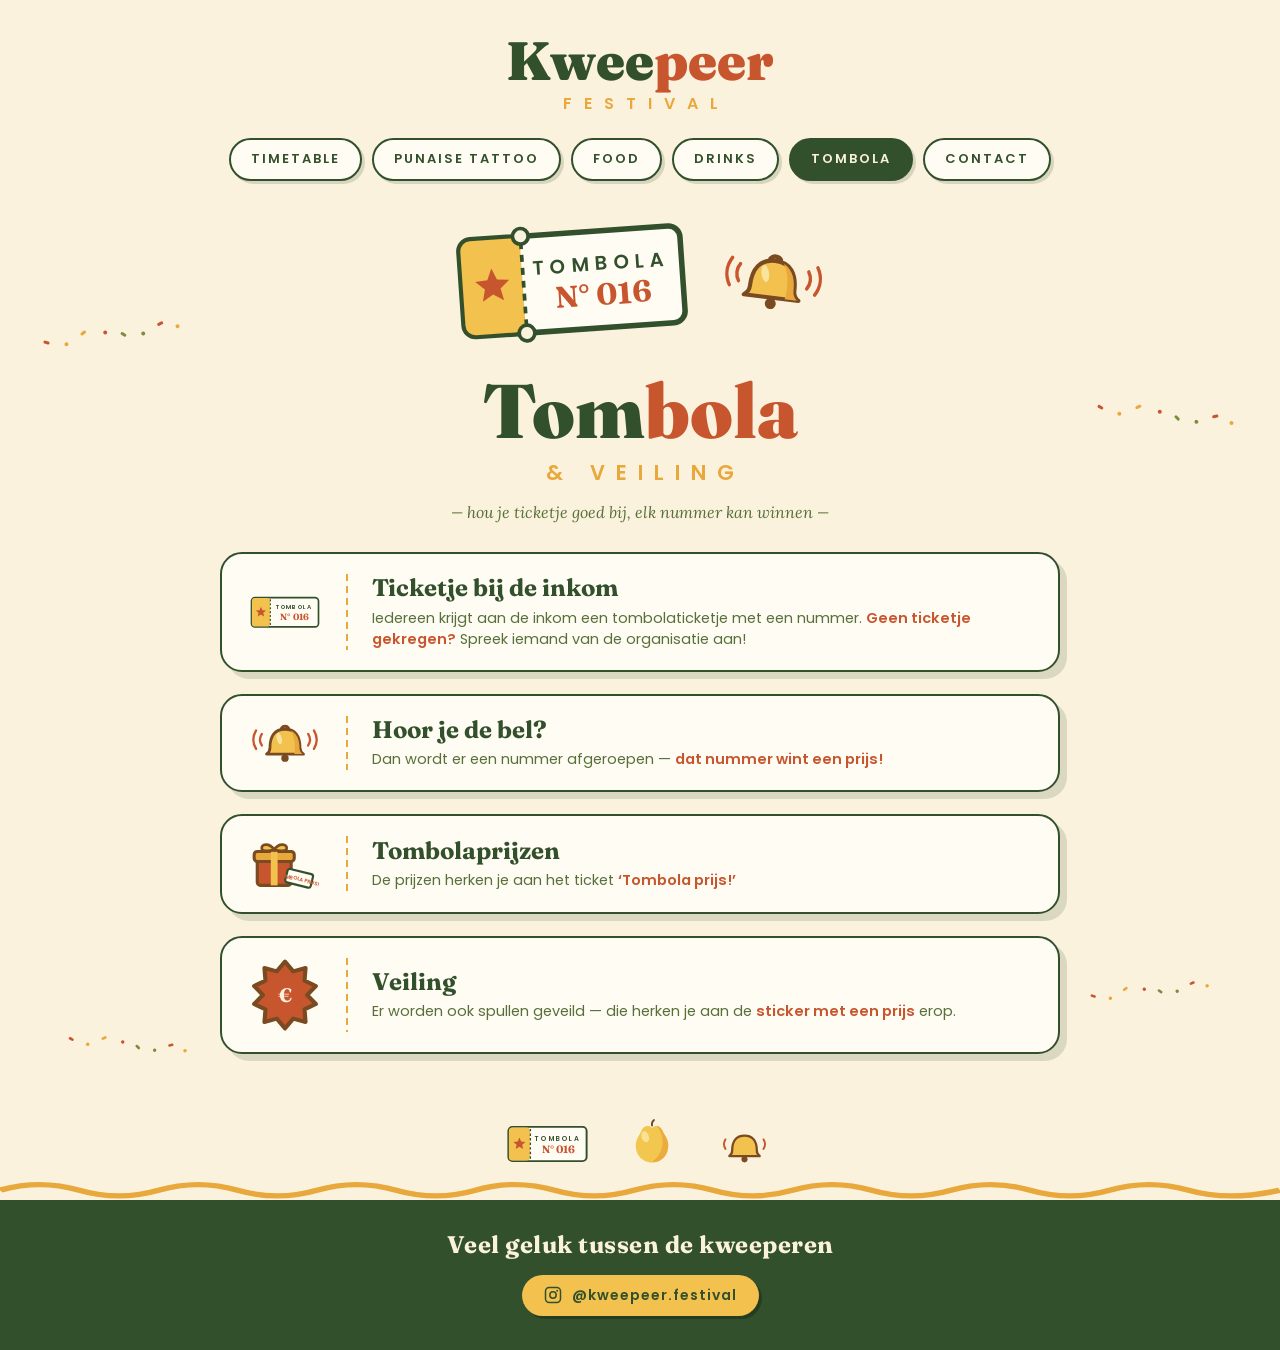
<file: prizes.html>
<!DOCTYPE html>
<html lang="nl">
<head>
<meta charset="UTF-8">
<meta name="viewport" content="width=device-width, initial-scale=1">
<title>Prizes — Kweepeer Festival</title>
<link rel="preconnect" href="https://fonts.googleapis.com">
<link rel="preconnect" href="https://fonts.gstatic.com" crossorigin>
<link href="https://fonts.googleapis.com/css2?family=Fraunces:opsz,wght@9..144,600;9..144,700;9..144,900&family=Lora:ital@0;1&family=Poppins:wght@400;500;600&display=swap" rel="stylesheet">
<link rel="stylesheet" href="css/style.css">
<style>
  .ticket-slot { display: flex; justify-content: center; align-items: center; gap: 26px; padding: 24px 16px 0; flex-wrap: wrap; }
  .ticket-slot svg { overflow: visible; }
  .kaart p b { color: var(--terra); }
</style>
</head>
<body>

<!-- affichedecoraties -->
<div class="deco" style="left:3%; top:24%; width:150px; transform:rotate(-8deg)"><svg viewBox="0 0 120 16"><rect x="4" y="6" width="5" height="2.4" rx="1.2" fill="#C7562F" transform="rotate(24 6 7)"/><rect x="34" y="3" width="5" height="2.4" rx="1.2" fill="#E9A83B" transform="rotate(-30 36 4)"/><rect x="66" y="8" width="5" height="2.4" rx="1.2" fill="#7C8C3F" transform="rotate(40 68 9)"/><rect x="96" y="4" width="5" height="2.4" rx="1.2" fill="#C7562F" transform="rotate(-18 98 5)"/><circle cx="22" cy="11" r="1.6" fill="#E9A83B"/><circle cx="54" cy="6" r="1.6" fill="#C7562F"/><circle cx="84" cy="11" r="1.6" fill="#7C8C3F"/><circle cx="112" cy="9" r="1.6" fill="#E9A83B"/></svg></div>
<div class="deco" style="right:3%; top:30%; width:150px; transform:rotate(6deg)"><svg viewBox="0 0 120 16"><rect x="4" y="6" width="5" height="2.4" rx="1.2" fill="#C7562F" transform="rotate(24 6 7)"/><rect x="34" y="3" width="5" height="2.4" rx="1.2" fill="#E9A83B" transform="rotate(-30 36 4)"/><rect x="66" y="8" width="5" height="2.4" rx="1.2" fill="#7C8C3F" transform="rotate(40 68 9)"/><rect x="96" y="4" width="5" height="2.4" rx="1.2" fill="#C7562F" transform="rotate(-18 98 5)"/><circle cx="22" cy="11" r="1.6" fill="#E9A83B"/><circle cx="54" cy="6" r="1.6" fill="#C7562F"/><circle cx="84" cy="11" r="1.6" fill="#7C8C3F"/><circle cx="112" cy="9" r="1.6" fill="#E9A83B"/></svg></div>
<div class="deco" style="left:5%; bottom:22%; width:130px; transform:rotate(5deg)"><svg viewBox="0 0 120 16"><rect x="4" y="6" width="5" height="2.4" rx="1.2" fill="#C7562F" transform="rotate(24 6 7)"/><rect x="34" y="3" width="5" height="2.4" rx="1.2" fill="#E9A83B" transform="rotate(-30 36 4)"/><rect x="66" y="8" width="5" height="2.4" rx="1.2" fill="#7C8C3F" transform="rotate(40 68 9)"/><rect x="96" y="4" width="5" height="2.4" rx="1.2" fill="#C7562F" transform="rotate(-18 98 5)"/><circle cx="22" cy="11" r="1.6" fill="#E9A83B"/><circle cx="54" cy="6" r="1.6" fill="#C7562F"/><circle cx="84" cy="11" r="1.6" fill="#7C8C3F"/><circle cx="112" cy="9" r="1.6" fill="#E9A83B"/></svg></div>
<div class="deco" style="right:5%; bottom:26%; width:130px; transform:rotate(-6deg)"><svg viewBox="0 0 120 16"><rect x="4" y="6" width="5" height="2.4" rx="1.2" fill="#C7562F" transform="rotate(24 6 7)"/><rect x="34" y="3" width="5" height="2.4" rx="1.2" fill="#E9A83B" transform="rotate(-30 36 4)"/><rect x="66" y="8" width="5" height="2.4" rx="1.2" fill="#7C8C3F" transform="rotate(40 68 9)"/><rect x="96" y="4" width="5" height="2.4" rx="1.2" fill="#C7562F" transform="rotate(-18 98 5)"/><circle cx="22" cy="11" r="1.6" fill="#E9A83B"/><circle cx="54" cy="6" r="1.6" fill="#C7562F"/><circle cx="84" cy="11" r="1.6" fill="#7C8C3F"/><circle cx="112" cy="9" r="1.6" fill="#E9A83B"/></svg></div>

<header class="site-header">
  <a class="logo-link" href="index.html" aria-label="Kweepeer Festival — home">
    <span class="logo-woord">Kwee<span class="peer">peer</span></span>
    <span class="logo-fest">Festival</span>
  </a>
  <nav class="menu">
    <a href="timetable.html">Timetable</a>
    <a href="punaise-tattoo.html">Punaise Tattoo</a>
    <a href="food.html">Food</a>
    <a href="drinks.html">Drinks</a>
    <a href="prizes.html" class="active">Tombola</a>
    <a href="contact.html">Contact</a>
  </nav>
</header>

<div class="ticket-slot">
  <!-- ticket -->
  <svg width="240" viewBox="-4 -6 104 54" xmlns="http://www.w3.org/2000/svg" style="transform: rotate(-4deg)">
    <rect x="0" y="0" width="96" height="42" rx="5" fill="#FFFCF3" stroke="#33502C" stroke-width="2.4"/>
    <rect x="0.6" y="0.6" width="26" height="40.8" rx="4.4" fill="#F2C14E"/>
    <line x1="27" y1="2.5" x2="27" y2="39.5" stroke="#33502C" stroke-width="1.6" stroke-dasharray="3 2.6"/>
    <circle cx="27" cy="0" r="3.4" fill="#FBF2DE" stroke="#33502C" stroke-width="1.6"/>
    <circle cx="27" cy="42" r="3.4" fill="#FBF2DE" stroke="#33502C" stroke-width="1.6"/>
    <path d="M13.5 13 L15.6 18 L20.9 18.4 L16.9 21.9 L18.1 27.1 L13.5 24.3 L8.9 27.1 L10.1 21.9 L6.1 18.4 L11.4 18 Z" fill="#C7562F"/>
    <text x="61" y="17" text-anchor="middle" font-family="Poppins, sans-serif" font-weight="600" font-size="8.5" letter-spacing="2.5" fill="#33502C">TOMBOLA</text>
    <text x="61" y="32" text-anchor="middle" font-family="Fraunces, serif" font-weight="700" font-size="13" fill="#C7562F">N&#176; 016</text>
  </svg>
  <!-- bel -->
  <svg width="110" viewBox="-32 -10 64 40" xmlns="http://www.w3.org/2000/svg" style="transform: rotate(7deg)">
    <path d="M-3 -3 C-1.5 -5 1.5 -5 3 -3" fill="none" stroke="#7A4A20" stroke-width="2.6" stroke-linecap="round"/>
    <path d="M-13 14 C-13 4 -9 -2 0 -2 C9 -2 13 4 13 14 C13 17 14.5 18.5 16 19.5 L-16 19.5 C-14.5 18.5 -13 17 -13 14 Z"
          fill="#F2C14E" stroke="#7A4A20" stroke-width="2.4" stroke-linejoin="round"/>
    <path d="M5 -1 C11 2 12.5 8 12.5 14 C12.5 16.5 13.5 18 15 19.5 L8 19.5 C9 14 9 5 5 -1 Z" fill="#E9A83B"/>
    <ellipse cx="-5" cy="6" rx="2.2" ry="5" fill="#FBE8A6" opacity="0.9" transform="rotate(-14 -5 6)"/>
    <circle cx="0" cy="23" r="3.2" fill="#7A4A20"/>
    <g stroke="#C7562F" stroke-width="2" stroke-linecap="round" fill="none">
      <path d="M-20 2 C-22 5 -22 9 -20 12"/>
      <path d="M20 2 C22 5 22 9 20 12"/>
      <path d="M-25 -1 C-28 4 -28 10 -25 15"/>
      <path d="M25 -1 C28 4 28 10 25 15"/>
    </g>
  </svg>
</div>

<div class="page-head" style="padding-top:10px">
  <h1>Tom<span class="accent">bola</span></h1>
  <div class="sub">&amp; Veiling</div>
  <div class="tagline">— hou je ticketje goed bij, elk nummer kan winnen —</div>
</div>

<main>
  <div class="kaart">
      <div class="icoon"><svg viewBox="-5 -8 106 58"><rect x="0" y="0" width="96" height="42" rx="5" fill="#FFFCF3" stroke="#33502C" stroke-width="2.4"/><rect x="0.6" y="0.6" width="26" height="40.8" rx="4.4" fill="#F2C14E"/><line x1="27" y1="2.5" x2="27" y2="39.5" stroke="#33502C" stroke-width="1.6" stroke-dasharray="3 2.6"/><path d="M13.5 13 L15.6 18 L20.9 18.4 L16.9 21.9 L18.1 27.1 L13.5 24.3 L8.9 27.1 L10.1 21.9 L6.1 18.4 L11.4 18 Z" fill="#C7562F"/><text x="61" y="17" text-anchor="middle" font-family="Poppins, sans-serif" font-weight="600" font-size="8.5" letter-spacing="2" fill="#33502C">TOMBOLA</text><text x="61" y="32" text-anchor="middle" font-family="Fraunces, serif" font-weight="700" font-size="13" fill="#C7562F">N&#176; 016</text></svg></div>
      <div class="scheiding"></div>
    <div style="flex:1">
      <h2>Ticketje bij de inkom</h2>
      <p>Iedereen krijgt aan de inkom een tombolaticketje met een nummer.
         <b>Geen ticketje gekregen?</b> Spreek iemand van de organisatie aan!</p>
    </div>
  </div>

  <div class="kaart">
      <div class="icoon"><svg viewBox="-32 -10 64 40"><path d="M-3 -3 C-1.5 -5 1.5 -5 3 -3" fill="none" stroke="#7A4A20" stroke-width="2.6" stroke-linecap="round"/><path d="M-13 14 C-13 4 -9 -2 0 -2 C9 -2 13 4 13 14 C13 17 14.5 18.5 16 19.5 L-16 19.5 C-14.5 18.5 -13 17 -13 14 Z" fill="#F2C14E" stroke="#7A4A20" stroke-width="2.4" stroke-linejoin="round"/><path d="M5 -1 C11 2 12.5 8 12.5 14 C12.5 16.5 13.5 18 15 19.5 L8 19.5 C9 14 9 5 5 -1 Z" fill="#E9A83B"/><ellipse cx="-5" cy="6" rx="2.2" ry="5" fill="#FBE8A6" opacity="0.9" transform="rotate(-14 -5 6)"/><circle cx="0" cy="23" r="3.2" fill="#7A4A20"/><g stroke="#C7562F" stroke-width="2" stroke-linecap="round" fill="none"><path d="M-20 2 C-22 5 -22 9 -20 12"/><path d="M20 2 C22 5 22 9 20 12"/><path d="M-25 -1 C-28 4 -28 10 -25 15"/><path d="M25 -1 C28 4 28 10 25 15"/></g></svg></div>
      <div class="scheiding"></div>
    <div style="flex:1">
      <h2>Hoor je de bel?</h2>
      <p>Dan wordt er een nummer afgeroepen &mdash; <b>dat nummer wint een prijs!</b></p>
    </div>
  </div>

  <div class="kaart">
      <div class="icoon"><svg viewBox="-17 -13 48 36"><rect x="-11" y="2" width="22" height="17" rx="2" fill="#C7562F" stroke="#7A4A20" stroke-width="2"/><rect x="-13" y="-3" width="26" height="6.5" rx="2" fill="#E9A83B" stroke="#7A4A20" stroke-width="2"/><rect x="-2.2" y="-3" width="4.4" height="22" fill="#F2C14E"/><path d="M0 -4 C-3 -9 -9 -8 -8 -4.5 C-7.4 -2.5 -3.5 -3.5 0 -4 C3.5 -3.5 7.4 -2.5 8 -4.5 C9 -8 3 -9 0 -4 Z" fill="#F2C14E" stroke="#7A4A20" stroke-width="1.8"/><g transform="translate(9 8) rotate(14)"><rect x="0" y="0" width="17" height="9" rx="1.5" fill="#FFFCF3" stroke="#33502C" stroke-width="1.4"/><text x="8.5" y="6.2" text-anchor="middle" font-family="Poppins, sans-serif" font-weight="600" font-size="3.4" fill="#C7562F">TOMBOLA PRIJS!</text></g></svg></div>
      <div class="scheiding"></div>
    <div style="flex:1">
      <h2>Tombolaprijzen</h2>
      <p>De prijzen herken je aan het ticket <b>&lsquo;Tombola prijs!&rsquo;</b></p>
    </div>
  </div>

  <div class="kaart">
      <div class="icoon"><svg viewBox="-18 -18 36 36"><path d="M0 -13 L3.2 -9.2 L8 -10.5 L7.6 -5.6 L12 -3.5 L8.6 0 L12 3.5 L7.6 5.6 L8 10.5 L3.2 9.2 L0 13 L-3.2 9.2 L-8 10.5 L-7.6 5.6 L-12 3.5 L-8.6 0 L-12 -3.5 L-7.6 -5.6 L-8 -10.5 L-3.2 -9.2 Z" fill="#C7562F" stroke="#7A4A20" stroke-width="1.6" stroke-linejoin="round" transform="scale(1.25)"/><text x="0" y="3.4" text-anchor="middle" font-family="Fraunces, serif" font-weight="700" font-size="9.5" fill="#FBF2DE">&euro;</text></svg></div>
      <div class="scheiding"></div>
    <div style="flex:1">
      <h2>Veiling</h2>
      <p>Er worden ook spullen geveild &mdash; die herken je aan de <b>sticker met een prijs</b> erop.</p>
    </div>
  </div>
</main>

<div class="mini-rij"><svg style="height:44px;width:85px" viewBox="-4 -6 104 54"><rect x="0" y="0" width="96" height="42" rx="5" fill="#FFFCF3" stroke="#33502C" stroke-width="2.4"/><rect x="0.6" y="0.6" width="26" height="40.8" rx="4.4" fill="#F2C14E"/><line x1="27" y1="2.5" x2="27" y2="39.5" stroke="#33502C" stroke-width="1.6" stroke-dasharray="3 2.6"/><path d="M13.5 13 L15.6 18 L20.9 18.4 L16.9 21.9 L18.1 27.1 L13.5 24.3 L8.9 27.1 L10.1 21.9 L6.1 18.4 L11.4 18 Z" fill="#C7562F"/><text x="61" y="17" text-anchor="middle" font-family="Poppins, sans-serif" font-weight="600" font-size="8.5" letter-spacing="2.5" fill="#33502C">TOMBOLA</text><text x="61" y="32" text-anchor="middle" font-family="Fraunces, serif" font-weight="700" font-size="13" fill="#C7562F">N&#176; 016</text></svg><svg style="height:46px;width:40px" viewBox="0 0 100 115"><path d="M50 14 C49 8 51 3 55 0" fill="none" stroke="#6E4A24" stroke-width="4.5" stroke-linecap="round"/>
<path d="M50 20 C41 11 28 15 23 28 C19 38 12 44 10 57 C7 76 16 94 31 102 C42 108 58 108 69 102 C84 94 93 76 90 57 C88 44 81 38 77 28 C72 15 59 11 50 20 Z" fill="#F3C74F"/>
<path d="M69 102 C84 94 93 76 90 57 C88 44 81 38 77 28 C74 21 68 16 62 15 C72 28 78 44 76 62 C74 80 64 95 50 105 C57 106 64 105 69 102 Z" fill="#E9A83B" opacity="0.9"/>
<ellipse cx="33" cy="42" rx="9" ry="14" fill="#FBE8A6" opacity="0.8" transform="rotate(-18 33 42)"/></svg><svg style="height:38px;width:61px" viewBox="-32 -10 64 40"><path d="M-13 14 C-13 4 -9 -2 0 -2 C9 -2 13 4 13 14 C13 17 14.5 18.5 16 19.5 L-16 19.5 C-14.5 18.5 -13 17 -13 14 Z" fill="#F2C14E" stroke="#7A4A20" stroke-width="2.4" stroke-linejoin="round"/><circle cx="0" cy="23" r="3.2" fill="#7A4A20"/><g stroke="#C7562F" stroke-width="2" stroke-linecap="round" fill="none"><path d="M-20 2 C-22 5 -22 9 -20 12"/><path d="M20 2 C22 5 22 9 20 12"/></g></svg></div>

<svg class="golf" viewBox="0 0 210 8" preserveAspectRatio="none" xmlns="http://www.w3.org/2000/svg">
  <path d="M0 5 Q 6.5 1.5 13 5 T 26 5 T 39 5 T 52 5 T 65 5 T 78 5 T 91 5 T 104 5 T 117 5 T 130 5 T 143 5 T 156 5 T 169 5 T 182 5 T 195 5 T 210 5"
        fill="none" stroke="#E9A83B" stroke-width="1.6"/>
</svg>

<footer class="site-footer">
  <div class="groot">Veel geluk tussen de kweeperen</div>
  <a class="insta-btn" href="https://www.instagram.com/kweepeer.festival/" target="_blank" rel="noopener">
    <svg viewBox="0 0 24 24" fill="none" stroke="currentColor" stroke-width="2" stroke-linecap="round" stroke-linejoin="round">
      <rect x="2" y="2" width="20" height="20" rx="5"/>
      <circle cx="12" cy="12" r="4.2"/>
      <circle cx="17.6" cy="6.4" r="1.3" fill="currentColor" stroke="none"/>
    </svg>
    @kweepeer.festival
  </a>
</footer>

</body>
</html>
</file>
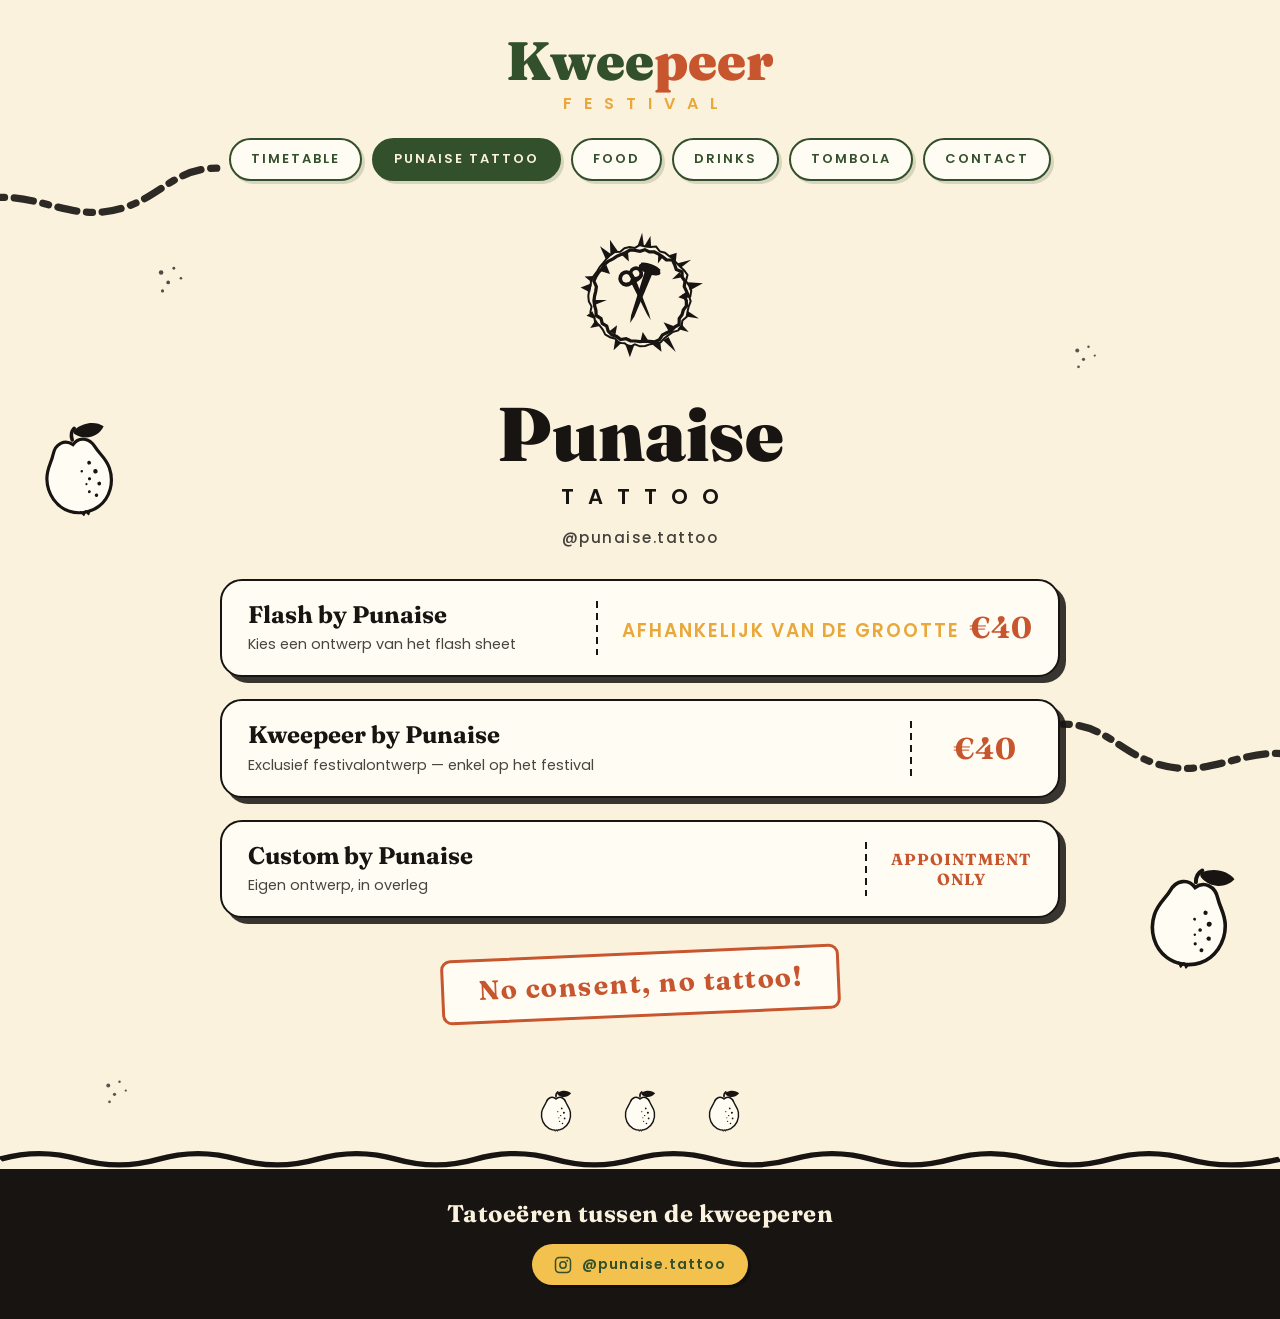
<file: punaise-tattoo.html>
<!DOCTYPE html>
<html lang="nl">
<head>
<meta charset="UTF-8">
<meta name="viewport" content="width=device-width, initial-scale=1">
<title>Punaise Tattoo — Kweepeer Festival</title>
<link rel="preconnect" href="https://fonts.googleapis.com">
<link rel="preconnect" href="https://fonts.gstatic.com" crossorigin>
<link href="https://fonts.googleapis.com/css2?family=Fraunces:opsz,wght@9..144,600;9..144,700;9..144,900&family=Lora:ital@0;1&family=Poppins:wght@400;500;600&display=swap" rel="stylesheet">
<link rel="stylesheet" href="css/style.css">
<style>
  /* inktversie van de huisstijl */
  .page-head .pill { background: transparent; color: var(--ink); border: 2.5px solid var(--ink); }
  .page-head h1 { color: var(--ink); }
  .page-head .sub { color: var(--ink); letter-spacing: 14px; text-indent: 14px; }
  .handle { font-weight: 500; font-size: 15px; letter-spacing: 1.5px; color: var(--ink); opacity: .8; margin-top: 14px; }
  .kaart { border-color: var(--ink); box-shadow: 6px 6px 0 rgba(23,20,18,.85); }
  .kaart h2 { color: var(--ink); }
  .kaart p { color: #4a443f; }
  .kaart .scheiding { background-image: linear-gradient(var(--ink) 55%, transparent 45%); }
  .wreath-slot { display: flex; justify-content: center; padding-top: 26px; }
  .wreath-slot svg { width: 150px; height: 150px; overflow: visible; }
  .stempel-rij { display: flex; justify-content: center; margin: 34px 0 6px; }
  .stempel {
    transform: rotate(-2.5deg);
    border: 3.5px solid var(--terra);
    color: var(--terra);
    font-family: 'Fraunces','TeX Gyre Bonum', serif;
    font-weight: 700;
    font-size: clamp(20px, 4vw, 27px);
    letter-spacing: 1.5px;
    padding: 12px 34px 14px;
    border-radius: 10px;
    background: var(--card);
  }
  .site-footer { background: var(--ink); }
</style>
</head>
<body>

<!-- affichedecoraties -->
<div class="deco" style="left:-30px; top:130px; width:290px; opacity:.9"><svg viewBox="0 0 120 60"><path d="M0 30 C26 22 40 40 64 32 C80 27 86 14 106 16" fill="none" stroke="#171412" stroke-width="3" stroke-linecap="round" stroke-dasharray="8 4 2.5 4"/></svg></div>
<div class="deco" style="right:-30px; top:52%; width:290px; transform:scaleX(-1); opacity:.9"><svg viewBox="0 0 120 60"><path d="M0 30 C26 22 40 40 64 32 C80 27 86 14 106 16" fill="none" stroke="#171412" stroke-width="3" stroke-linecap="round" stroke-dasharray="8 4 2.5 4"/></svg></div>
<div class="deco" style="left:2.5%; top:32%; width:92px; transform:rotate(-10deg)"><svg viewBox="-8 -8 116 128">
<path d="M50 14 C49 8 51 3 55 0" fill="none" stroke="#171412" stroke-width="4.5" stroke-linecap="round"/>
<path d="M50 20 C41 11 28 15 23 28 C19 38 12 44 10 57 C7 76 16 94 31 102 C42 108 58 108 69 102 C84 94 93 76 90 57 C88 44 81 38 77 28 C72 15 59 11 50 20 Z" fill="#FFFCF3" stroke="#171412" stroke-width="4"/>
<circle cx="66" cy="46" r="2.4" fill="#171412"/><circle cx="72" cy="58" r="2.8" fill="#171412"/><circle cx="63" cy="66" r="2" fill="#171412"/><circle cx="74" cy="74" r="2.4" fill="#171412"/><circle cx="60" cy="82" r="1.8" fill="#171412"/><circle cx="68" cy="88" r="2.2" fill="#171412"/><circle cx="55" cy="55" r="1.6" fill="#171412"/><circle cx="58" cy="72" r="1.4" fill="#171412"/>
<path d="M45 105 L48 110 L51 105 L54 110 L57 105" fill="none" stroke="#171412" stroke-width="2" stroke-linecap="round" stroke-linejoin="round"/>
<path d="M55 2 C68 -6 84 -4 92 4 C84 16 66 18 55 8 C53 6 53 4 55 2 Z" fill="#171412"/>
</svg></div>
<div class="deco" style="right:3%; bottom:26%; width:104px; transform:rotate(9deg)"><svg viewBox="-8 -8 116 128">
<path d="M50 14 C49 8 51 3 55 0" fill="none" stroke="#171412" stroke-width="4.5" stroke-linecap="round"/>
<path d="M50 20 C41 11 28 15 23 28 C19 38 12 44 10 57 C7 76 16 94 31 102 C42 108 58 108 69 102 C84 94 93 76 90 57 C88 44 81 38 77 28 C72 15 59 11 50 20 Z" fill="#FFFCF3" stroke="#171412" stroke-width="4"/>
<circle cx="66" cy="46" r="2.4" fill="#171412"/><circle cx="72" cy="58" r="2.8" fill="#171412"/><circle cx="63" cy="66" r="2" fill="#171412"/><circle cx="74" cy="74" r="2.4" fill="#171412"/><circle cx="60" cy="82" r="1.8" fill="#171412"/><circle cx="68" cy="88" r="2.2" fill="#171412"/><circle cx="55" cy="55" r="1.6" fill="#171412"/><circle cx="58" cy="72" r="1.4" fill="#171412"/>
<path d="M45 105 L48 110 L51 105 L54 110 L57 105" fill="none" stroke="#171412" stroke-width="2" stroke-linecap="round" stroke-linejoin="round"/>
<path d="M55 2 C68 -6 84 -4 92 4 C84 16 66 18 55 8 C53 6 53 4 55 2 Z" fill="#171412"/>
</svg></div>
<div class="deco" style="left:12%; top:20%; width:34px; opacity:.75"><svg viewBox="0 0 24 24"><circle cx="5" cy="6" r="1.6" fill="#171412"/><circle cx="14" cy="3" r="1" fill="#171412"/><circle cx="10" cy="13" r="1.3" fill="#171412"/><circle cx="19" cy="10" r="0.9" fill="#171412"/><circle cx="6" cy="19" r="1.1" fill="#171412"/></svg></div>
<div class="deco" style="right:14%; top:26%; width:30px; opacity:.7"><svg viewBox="0 0 24 24"><circle cx="5" cy="6" r="1.6" fill="#171412"/><circle cx="14" cy="3" r="1" fill="#171412"/><circle cx="10" cy="13" r="1.3" fill="#171412"/><circle cx="19" cy="10" r="0.9" fill="#171412"/><circle cx="6" cy="19" r="1.1" fill="#171412"/></svg></div>
<div class="deco" style="left:8%; bottom:16%; width:30px; opacity:.7"><svg viewBox="0 0 24 24"><circle cx="5" cy="6" r="1.6" fill="#171412"/><circle cx="14" cy="3" r="1" fill="#171412"/><circle cx="10" cy="13" r="1.3" fill="#171412"/><circle cx="19" cy="10" r="0.9" fill="#171412"/><circle cx="6" cy="19" r="1.1" fill="#171412"/></svg></div>

<header class="site-header">
  <a class="logo-link" href="index.html" aria-label="Kweepeer Festival — home">
    <span class="logo-woord">Kwee<span class="peer">peer</span></span>
    <span class="logo-fest">Festival</span>
  </a>
  <nav class="menu">
    <a href="timetable.html">Timetable</a>
    <a href="punaise-tattoo.html" class="active">Punaise Tattoo</a>
    <a href="food.html">Food</a>
    <a href="drinks.html">Drinks</a>
    <a href="prizes.html">Tombola</a>
    <a href="contact.html">Contact</a>
  </nav>
</header>

<div class="wreath-slot">
  <svg viewBox="-30 -30 60 60" xmlns="http://www.w3.org/2000/svg"><g id="wreath"></g></svg>
</div>

<div class="page-head" style="padding-top:6px">
  <h1>Punaise</h1>
  <div class="sub">Tattoo</div>
  <div class="handle">@punaise.tattoo</div>
</div>

<main>
  <div class="kaart">
    <div style="flex:1">
      <h2>Flash by Punaise</h2>
      <p>Kies een ontwerp van het flash sheet</p>
    </div>
    <div class="scheiding"></div>
    <div class="prijs"><span class="ook">afhankelijk van de grootte</span>&euro;40</div>
  </div>

  <div class="kaart">
    <div style="flex:1">
      <h2>Kweepeer by Punaise</h2>
      <p>Exclusief festivalontwerp &mdash; enkel op het festival</p>
    </div>
    <div class="scheiding"></div>
    <div class="prijs">&euro;40</div>
  </div>

  <div class="kaart">
    <div style="flex:1">
      <h2>Custom by Punaise</h2>
      <p>Eigen ontwerp, in overleg</p>
    </div>
    <div class="scheiding"></div>
    <div class="prijs" style="font-size:16px; letter-spacing:1px; text-transform:uppercase;">appointment<br>only</div>
  </div>

  <div class="stempel-rij">
    <div class="stempel">No consent, no tattoo!</div>
  </div>
</main>

<div class="mini-rij"><svg style="height:46px;width:42px" viewBox="-8 -8 116 128">
<path d="M50 14 C49 8 51 3 55 0" fill="none" stroke="#171412" stroke-width="4.5" stroke-linecap="round"/>
<path d="M50 20 C41 11 28 15 23 28 C19 38 12 44 10 57 C7 76 16 94 31 102 C42 108 58 108 69 102 C84 94 93 76 90 57 C88 44 81 38 77 28 C72 15 59 11 50 20 Z" fill="#FFFCF3" stroke="#171412" stroke-width="4"/>
<circle cx="66" cy="46" r="2.4" fill="#171412"/><circle cx="72" cy="58" r="2.8" fill="#171412"/><circle cx="63" cy="66" r="2" fill="#171412"/><circle cx="74" cy="74" r="2.4" fill="#171412"/><circle cx="60" cy="82" r="1.8" fill="#171412"/><circle cx="68" cy="88" r="2.2" fill="#171412"/><circle cx="55" cy="55" r="1.6" fill="#171412"/><circle cx="58" cy="72" r="1.4" fill="#171412"/>
<path d="M45 105 L48 110 L51 105 L54 110 L57 105" fill="none" stroke="#171412" stroke-width="2" stroke-linecap="round" stroke-linejoin="round"/>
<path d="M55 2 C68 -6 84 -4 92 4 C84 16 66 18 55 8 C53 6 53 4 55 2 Z" fill="#171412"/>
</svg><svg style="height:46px;width:42px" viewBox="-8 -8 116 128">
<path d="M50 14 C49 8 51 3 55 0" fill="none" stroke="#171412" stroke-width="4.5" stroke-linecap="round"/>
<path d="M50 20 C41 11 28 15 23 28 C19 38 12 44 10 57 C7 76 16 94 31 102 C42 108 58 108 69 102 C84 94 93 76 90 57 C88 44 81 38 77 28 C72 15 59 11 50 20 Z" fill="#FFFCF3" stroke="#171412" stroke-width="4"/>
<circle cx="66" cy="46" r="2.4" fill="#171412"/><circle cx="72" cy="58" r="2.8" fill="#171412"/><circle cx="63" cy="66" r="2" fill="#171412"/><circle cx="74" cy="74" r="2.4" fill="#171412"/><circle cx="60" cy="82" r="1.8" fill="#171412"/><circle cx="68" cy="88" r="2.2" fill="#171412"/><circle cx="55" cy="55" r="1.6" fill="#171412"/><circle cx="58" cy="72" r="1.4" fill="#171412"/>
<path d="M45 105 L48 110 L51 105 L54 110 L57 105" fill="none" stroke="#171412" stroke-width="2" stroke-linecap="round" stroke-linejoin="round"/>
<path d="M55 2 C68 -6 84 -4 92 4 C84 16 66 18 55 8 C53 6 53 4 55 2 Z" fill="#171412"/>
</svg><svg style="height:46px;width:42px" viewBox="-8 -8 116 128">
<path d="M50 14 C49 8 51 3 55 0" fill="none" stroke="#171412" stroke-width="4.5" stroke-linecap="round"/>
<path d="M50 20 C41 11 28 15 23 28 C19 38 12 44 10 57 C7 76 16 94 31 102 C42 108 58 108 69 102 C84 94 93 76 90 57 C88 44 81 38 77 28 C72 15 59 11 50 20 Z" fill="#FFFCF3" stroke="#171412" stroke-width="4"/>
<circle cx="66" cy="46" r="2.4" fill="#171412"/><circle cx="72" cy="58" r="2.8" fill="#171412"/><circle cx="63" cy="66" r="2" fill="#171412"/><circle cx="74" cy="74" r="2.4" fill="#171412"/><circle cx="60" cy="82" r="1.8" fill="#171412"/><circle cx="68" cy="88" r="2.2" fill="#171412"/><circle cx="55" cy="55" r="1.6" fill="#171412"/><circle cx="58" cy="72" r="1.4" fill="#171412"/>
<path d="M45 105 L48 110 L51 105 L54 110 L57 105" fill="none" stroke="#171412" stroke-width="2" stroke-linecap="round" stroke-linejoin="round"/>
<path d="M55 2 C68 -6 84 -4 92 4 C84 16 66 18 55 8 C53 6 53 4 55 2 Z" fill="#171412"/>
</svg></div>

<svg class="golf" viewBox="0 0 210 8" preserveAspectRatio="none" xmlns="http://www.w3.org/2000/svg">
  <path d="M0 5 Q 6.5 1.5 13 5 T 26 5 T 39 5 T 52 5 T 65 5 T 78 5 T 91 5 T 104 5 T 117 5 T 130 5 T 143 5 T 156 5 T 169 5 T 182 5 T 195 5 T 210 5"
        fill="none" stroke="#171412" stroke-width="1.6"/>
</svg>

<footer class="site-footer">
  <div class="groot">Tatoe&euml;ren tussen de kweeperen</div>
  <a class="insta-btn" href="https://www.instagram.com/punaise.tattoo/" target="_blank" rel="noopener">
    <svg viewBox="0 0 24 24" fill="none" stroke="currentColor" stroke-width="2" stroke-linecap="round" stroke-linejoin="round">
      <rect x="2" y="2" width="20" height="20" rx="5"/>
      <circle cx="12" cy="12" r="4.2"/>
      <circle cx="17.6" cy="6.4" r="1.3" fill="currentColor" stroke="none"/>
    </svg>
    @punaise.tattoo
  </a>
</footer>

<script>
  // doornenkrans met spijker & punaise (zelfde als op de affiche)
  (function () {
    function rng(seed) { let s = seed; return () => (s = (s * 16807) % 2147483647) / 2147483647; }
    const NS = 'http://www.w3.org/2000/svg';
    const g = document.getElementById('wreath');
    const R = 19, r1 = rng(42);
    for (let ring = 0; ring < 2; ring++) {
      let d = '';
      const n = 60;
      for (let i = 0; i <= n; i++) {
        const a = (i / n) * Math.PI * 2;
        const rr = R + (ring ? 1.1 : -0.4) + (r1() - 0.5) * 1.6;
        d += (i ? 'L' : 'M') + (Math.cos(a) * rr).toFixed(2) + ' ' + (Math.sin(a) * rr).toFixed(2);
      }
      d += 'Z';
      const p = document.createElementNS(NS, 'path');
      p.setAttribute('d', d);
      p.setAttribute('fill', 'none');
      p.setAttribute('stroke', '#171412');
      p.setAttribute('stroke-width', ring ? '0.8' : '1.3');
      g.appendChild(p);
    }
    const r2 = rng(99);
    for (let i = 0; i < 26; i++) {
      const a = (i / 26) * Math.PI * 2 + r2() * 0.18;
      const inward = i % 3 === 0;
      const base = R + (inward ? -0.5 : 1.0);
      const tip = base + (inward ? -4.2 : 4.6) * (0.75 + r2() * 0.5);
      const w = 0.05 + r2() * 0.045;
      const x1 = Math.cos(a - w) * base, y1 = Math.sin(a - w) * base;
      const x2 = Math.cos(a + w) * base, y2 = Math.sin(a + w) * base;
      const xt = Math.cos(a + (r2() - 0.5) * 0.12) * tip, yt = Math.sin(a + (r2() - 0.5) * 0.12) * tip;
      const p = document.createElementNS(NS, 'path');
      p.setAttribute('d', `M${x1.toFixed(2)} ${y1.toFixed(2)} L${xt.toFixed(2)} ${yt.toFixed(2)} L${x2.toFixed(2)} ${y2.toFixed(2)} Z`);
      p.setAttribute('fill', '#171412');
      g.appendChild(p);
    }
    const nail = document.createElementNS(NS, 'g');
    nail.setAttribute('transform', 'rotate(20)');
    nail.innerHTML = `
      <path d="M-1.6 -10.5 L1.6 -10.5 L0.7 8.5 L0 11.5 L-0.7 8.5 Z" fill="#171412"/>
      <ellipse cx="0" cy="-11.3" rx="4.6" ry="1.9" fill="#171412"/>
      <path d="M-4 -12.2 C-2 -13.4 2 -13.4 4 -12.2" fill="none" stroke="#171412" stroke-width="0.9"/>`;
    g.appendChild(nail);
    const pin = document.createElementNS(NS, 'g');
    pin.setAttribute('transform', 'rotate(-24)');
    pin.innerHTML = `
      <path d="M-1.1 -6.5 L1.1 -6.5 L0.4 8 L0 10.5 L-0.4 8 Z" fill="#171412"/>
      <circle cx="-2.1" cy="-8.6" r="2.5" fill="none" stroke="#171412" stroke-width="1.5"/>
      <circle cx="2.2" cy="-8.9" r="2.1" fill="none" stroke="#171412" stroke-width="1.5"/>
      <path d="M-4.4 -7.4 C-3.2 -5.6 3 -5.9 4.1 -7.7" fill="none" stroke="#171412" stroke-width="1.4"/>`;
    g.appendChild(pin);
  })();
</script>

</body>
</html>
</file>
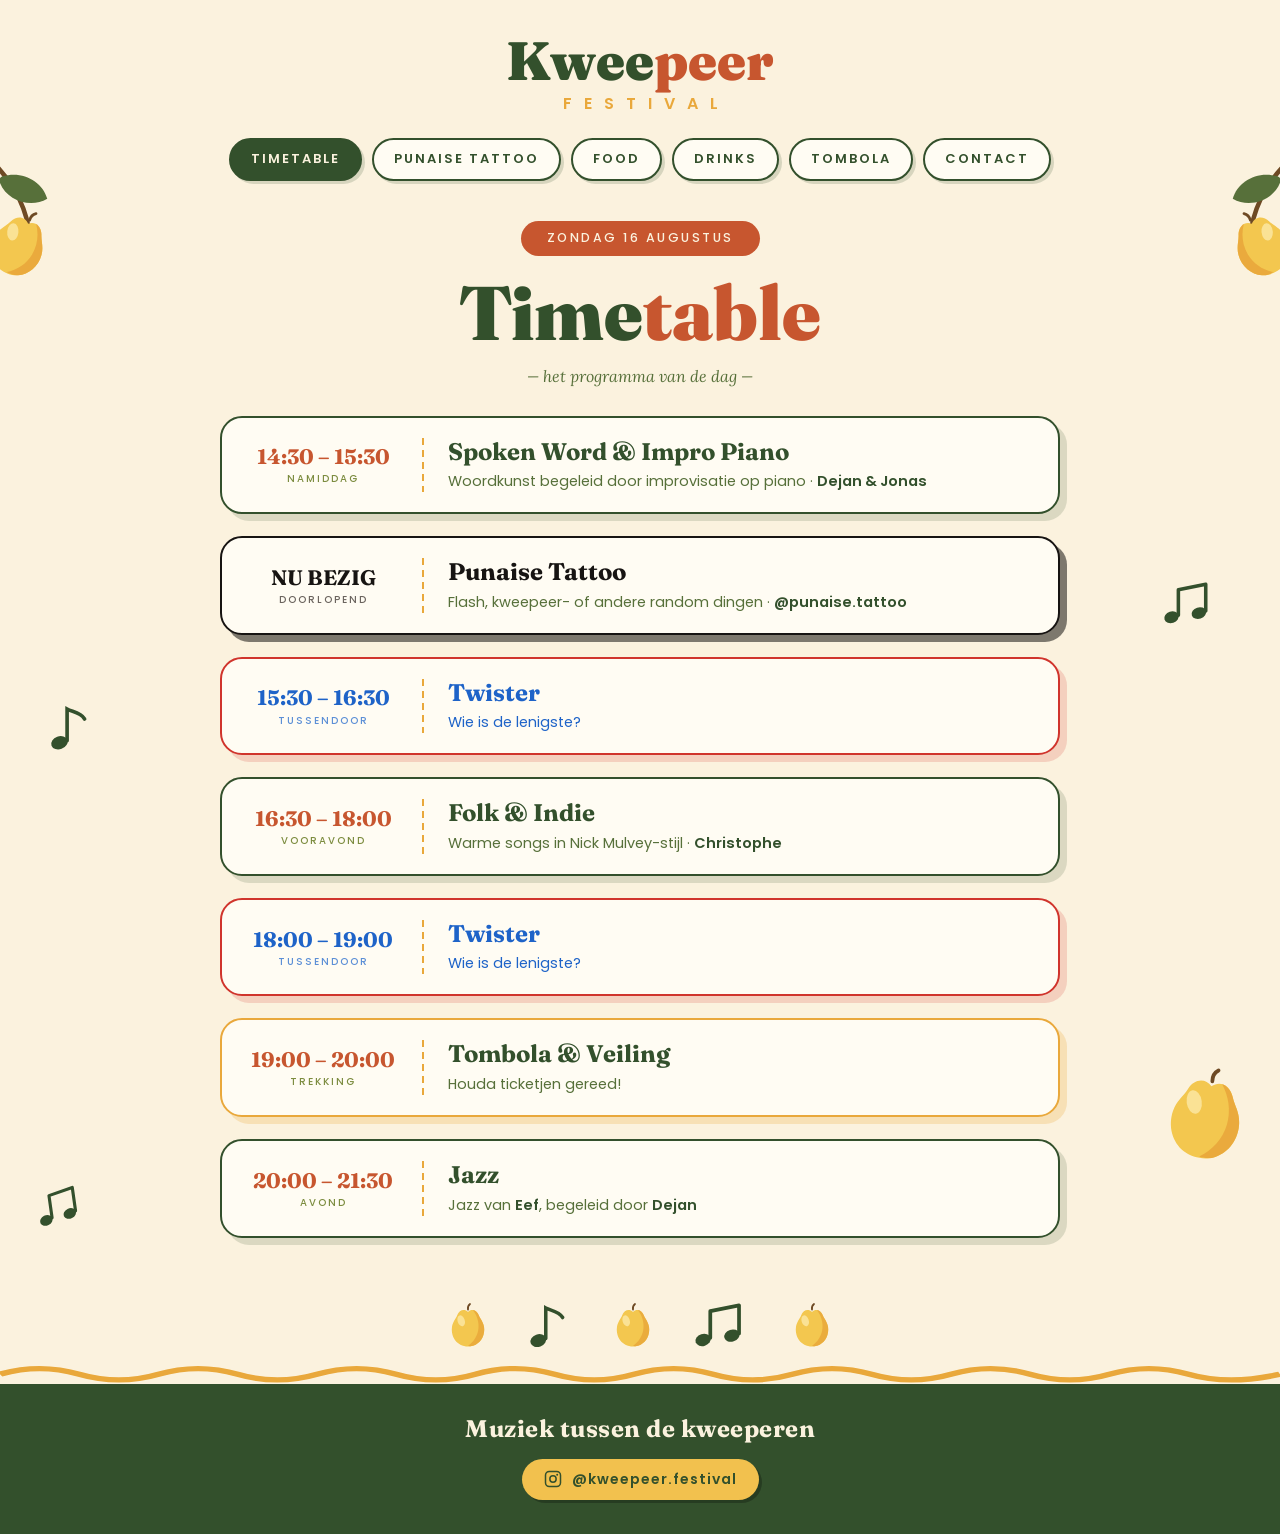
<file: timetable.html>
<!DOCTYPE html>
<html lang="nl">
<head>
<meta charset="UTF-8">
<meta name="viewport" content="width=device-width, initial-scale=1">
<title>Timetable — Kweepeer Festival</title>
<link rel="preconnect" href="https://fonts.googleapis.com">
<link rel="preconnect" href="https://fonts.gstatic.com" crossorigin>
<link href="https://fonts.googleapis.com/css2?family=Fraunces:opsz,wght@9..144,600;9..144,700;9..144,900&family=Lora:ital@0;1&family=Poppins:wght@400;500;600&display=swap" rel="stylesheet">
<link rel="stylesheet" href="css/style.css">
</head>
<body>

<!-- affichedecoraties -->
<div class="deco" style="left:-18px; top:150px; width:170px"><svg viewBox="0 0 150 130"><g transform="translate(4 6) rotate(24)">
<path d="M0 0 C24 7 46 22 60 43" fill="none" stroke="#6E4A24" stroke-width="4" stroke-linecap="round"/>
<path d="M20 10 C34 -2 54 0 64 12 C54 26 32 28 20 16 C18 14 18 12 20 10 Z" fill="#57703A"/>
<g transform="translate(30 28) scale(0.55)"><path d="M50 14 C49 8 51 3 55 0" fill="none" stroke="#6E4A24" stroke-width="4.5" stroke-linecap="round"/>
<path d="M50 20 C41 11 28 15 23 28 C19 38 12 44 10 57 C7 76 16 94 31 102 C42 108 58 108 69 102 C84 94 93 76 90 57 C88 44 81 38 77 28 C72 15 59 11 50 20 Z" fill="#F3C74F"/>
<path d="M69 102 C84 94 93 76 90 57 C88 44 81 38 77 28 C74 21 68 16 62 15 C72 28 78 44 76 62 C74 80 64 95 50 105 C57 106 64 105 69 102 Z" fill="#E9A83B" opacity="0.9"/>
<ellipse cx="33" cy="42" rx="9" ry="14" fill="#FBE8A6" opacity="0.8" transform="rotate(-18 33 42)"/></g>
</g></svg></div>
<div class="deco" style="right:-18px; top:150px; width:170px; transform:scaleX(-1)"><svg viewBox="0 0 150 130"><g transform="translate(4 6) rotate(24)">
<path d="M0 0 C24 7 46 22 60 43" fill="none" stroke="#6E4A24" stroke-width="4" stroke-linecap="round"/>
<path d="M20 10 C34 -2 54 0 64 12 C54 26 32 28 20 16 C18 14 18 12 20 10 Z" fill="#57703A"/>
<g transform="translate(30 28) scale(0.55)"><path d="M50 14 C49 8 51 3 55 0" fill="none" stroke="#6E4A24" stroke-width="4.5" stroke-linecap="round"/>
<path d="M50 20 C41 11 28 15 23 28 C19 38 12 44 10 57 C7 76 16 94 31 102 C42 108 58 108 69 102 C84 94 93 76 90 57 C88 44 81 38 77 28 C72 15 59 11 50 20 Z" fill="#F3C74F"/>
<path d="M69 102 C84 94 93 76 90 57 C88 44 81 38 77 28 C74 21 68 16 62 15 C72 28 78 44 76 62 C74 80 64 95 50 105 C57 106 64 105 69 102 Z" fill="#E9A83B" opacity="0.9"/>
<ellipse cx="33" cy="42" rx="9" ry="14" fill="#FBE8A6" opacity="0.8" transform="rotate(-18 33 42)"/></g>
</g></svg></div>
<div class="deco" style="left:4%; top:46%; width:42px"><svg viewBox="0 0 30 34"><ellipse cx="6" cy="27" rx="6" ry="4.6" fill="#33502C" transform="rotate(-20 6 27)"/><path d="M11.5 25.5 L11.5 3 C15 5 21 5 24 10" fill="none" stroke="#33502C" stroke-width="2.6" stroke-linecap="round"/></svg></div>
<div class="deco" style="right:5%; top:38%; width:52px"><svg viewBox="0 0 38 32"><ellipse cx="5.5" cy="25" rx="5.4" ry="4.2" fill="#33502C" transform="rotate(-18 5.5 25)"/><ellipse cx="25.5" cy="22" rx="5.4" ry="4.2" fill="#33502C" transform="rotate(-18 25.5 22)"/><path d="M10.5 23.5 L10.5 5 L30.5 1 L30.5 20.5" fill="none" stroke="#33502C" stroke-width="2.6" stroke-linejoin="round" stroke-linecap="round"/></svg></div>
<div class="deco" style="right:2.5%; bottom:24%; width:84px; transform:rotate(10deg)"><svg viewBox="0 0 100 115"><path d="M50 14 C49 8 51 3 55 0" fill="none" stroke="#6E4A24" stroke-width="4.5" stroke-linecap="round"/>
<path d="M50 20 C41 11 28 15 23 28 C19 38 12 44 10 57 C7 76 16 94 31 102 C42 108 58 108 69 102 C84 94 93 76 90 57 C88 44 81 38 77 28 C72 15 59 11 50 20 Z" fill="#F3C74F"/>
<path d="M69 102 C84 94 93 76 90 57 C88 44 81 38 77 28 C74 21 68 16 62 15 C72 28 78 44 76 62 C74 80 64 95 50 105 C57 106 64 105 69 102 Z" fill="#E9A83B" opacity="0.9"/>
<ellipse cx="33" cy="42" rx="9" ry="14" fill="#FBE8A6" opacity="0.8" transform="rotate(-18 33 42)"/></svg></div>
<div class="deco" style="left:3%; bottom:20%; width:46px; transform:rotate(-8deg)"><svg viewBox="0 0 38 32"><ellipse cx="5.5" cy="25" rx="5.4" ry="4.2" fill="#33502C" transform="rotate(-18 5.5 25)"/><ellipse cx="25.5" cy="22" rx="5.4" ry="4.2" fill="#33502C" transform="rotate(-18 25.5 22)"/><path d="M10.5 23.5 L10.5 5 L30.5 1 L30.5 20.5" fill="none" stroke="#33502C" stroke-width="2.6" stroke-linejoin="round" stroke-linecap="round"/></svg></div>

<header class="site-header">
  <a class="logo-link" href="index.html" aria-label="Kweepeer Festival — home">
    <span class="logo-woord">Kwee<span class="peer">peer</span></span>
    <span class="logo-fest">Festival</span>
  </a>
  <nav class="menu">
    <a href="timetable.html" class="active">Timetable</a>
    <a href="punaise-tattoo.html">Punaise Tattoo</a>
    <a href="food.html">Food</a>
    <a href="drinks.html">Drinks</a>
    <a href="prizes.html">Tombola</a>
    <a href="contact.html">Contact</a>
  </nav>
</header>

<div class="page-head">
  <div class="pill">Zondag 16 augustus</div>
  <h1>Time<span class="accent">table</span></h1>
  <div class="tagline">— het programma van de dag —</div>
</div>

<main>
  <div class="kaart">
    <div class="tijd">14:30 &ndash; 15:30<small>Namiddag</small></div>
    <div class="scheiding"></div>
    <div>
      <h2>Spoken Word &amp; Impro Piano</h2>
      <p>Woordkunst begeleid door improvisatie op piano &middot; <b>Dejan &amp; Jonas</b></p>
    </div>
  </div>

  <div class="kaart kaart-punaise">
    <div class="tijd">NU BEZIG<small>Doorlopend</small></div>
    <div class="scheiding"></div>
    <div>
      <h2>Punaise Tattoo</h2>
      <p>Flash, kweepeer- of andere random dingen &middot; <b>@punaise.tattoo</b></p>
      </div>
    </div>
    <div class="kaart kaart-twister">
      <div class="tijd">15:30 &ndash; 16:30<small>Tussendoor</small></div>
      <div class="scheiding"></div>
      <div>
        <h2>Twister</h2>
        <p>Wie is de lenigste?</p>
      </div>
    </div>

  <div class="kaart">
    <div class="tijd">16:30 &ndash; 18:00<small>Vooravond</small></div>
    <div class="scheiding"></div>
    <div>
      <h2>Folk &amp; Indie</h2>
      <p>Warme songs in Nick Mulvey-stijl &middot; <b>Christophe</b></p>
    </div>
  </div>
  <div class="kaart kaart-twister">
      <div class="tijd">18:00 &ndash; 19:00<small>Tussendoor</small></div>
      <div class="scheiding"></div>
      <div>
        <h2>Twister</h2>
        <p>Wie is de lenigste?</p>
      </div>
    </div>
  <div class="kaart kaart-tombola">
      <div class="tijd">19:00 &ndash; 20:00<small>Trekking</small></div>
      <div class="scheiding"></div>
      <div>
        <h2>Tombola &amp; Veiling</h2>
        <p>Houda ticketjen gereed!</p>
      </div>
  </div>
  <div class="kaart">
    <div class="tijd">20:00 &ndash; 21:30<small>Avond</small></div>
    <div class="scheiding"></div>
    <div>
      <h2>Jazz</h2>
      <p>Jazz van <b>Eef</b>, begeleid door <b>Dejan</b></p>
    </div>
  </div>
</main>

<div class="mini-rij"><svg style="height:46px;width:40px" viewBox="0 0 100 115"><path d="M50 14 C49 8 51 3 55 0" fill="none" stroke="#6E4A24" stroke-width="4.5" stroke-linecap="round"/>
<path d="M50 20 C41 11 28 15 23 28 C19 38 12 44 10 57 C7 76 16 94 31 102 C42 108 58 108 69 102 C84 94 93 76 90 57 C88 44 81 38 77 28 C72 15 59 11 50 20 Z" fill="#F3C74F"/>
<path d="M69 102 C84 94 93 76 90 57 C88 44 81 38 77 28 C74 21 68 16 62 15 C72 28 78 44 76 62 C74 80 64 95 50 105 C57 106 64 105 69 102 Z" fill="#E9A83B" opacity="0.9"/>
<ellipse cx="33" cy="42" rx="9" ry="14" fill="#FBE8A6" opacity="0.8" transform="rotate(-18 33 42)"/></svg><svg style="height:46px;width:41px" viewBox="0 0 30 34"><ellipse cx="6" cy="27" rx="6" ry="4.6" fill="#33502C" transform="rotate(-20 6 27)"/><path d="M11.5 25.5 L11.5 3 C15 5 21 5 24 10" fill="none" stroke="#33502C" stroke-width="2.6" stroke-linecap="round"/></svg><svg style="height:46px;width:40px" viewBox="0 0 100 115"><path d="M50 14 C49 8 51 3 55 0" fill="none" stroke="#6E4A24" stroke-width="4.5" stroke-linecap="round"/>
<path d="M50 20 C41 11 28 15 23 28 C19 38 12 44 10 57 C7 76 16 94 31 102 C42 108 58 108 69 102 C84 94 93 76 90 57 C88 44 81 38 77 28 C72 15 59 11 50 20 Z" fill="#F3C74F"/>
<path d="M69 102 C84 94 93 76 90 57 C88 44 81 38 77 28 C74 21 68 16 62 15 C72 28 78 44 76 62 C74 80 64 95 50 105 C57 106 64 105 69 102 Z" fill="#E9A83B" opacity="0.9"/>
<ellipse cx="33" cy="42" rx="9" ry="14" fill="#FBE8A6" opacity="0.8" transform="rotate(-18 33 42)"/></svg><svg style="height:46px;width:55px" viewBox="0 0 38 32"><ellipse cx="5.5" cy="25" rx="5.4" ry="4.2" fill="#33502C" transform="rotate(-18 5.5 25)"/><ellipse cx="25.5" cy="22" rx="5.4" ry="4.2" fill="#33502C" transform="rotate(-18 25.5 22)"/><path d="M10.5 23.5 L10.5 5 L30.5 1 L30.5 20.5" fill="none" stroke="#33502C" stroke-width="2.6" stroke-linejoin="round" stroke-linecap="round"/></svg><svg style="height:46px;width:40px" viewBox="0 0 100 115"><path d="M50 14 C49 8 51 3 55 0" fill="none" stroke="#6E4A24" stroke-width="4.5" stroke-linecap="round"/>
<path d="M50 20 C41 11 28 15 23 28 C19 38 12 44 10 57 C7 76 16 94 31 102 C42 108 58 108 69 102 C84 94 93 76 90 57 C88 44 81 38 77 28 C72 15 59 11 50 20 Z" fill="#F3C74F"/>
<path d="M69 102 C84 94 93 76 90 57 C88 44 81 38 77 28 C74 21 68 16 62 15 C72 28 78 44 76 62 C74 80 64 95 50 105 C57 106 64 105 69 102 Z" fill="#E9A83B" opacity="0.9"/>
<ellipse cx="33" cy="42" rx="9" ry="14" fill="#FBE8A6" opacity="0.8" transform="rotate(-18 33 42)"/></svg></div>

<svg class="golf" viewBox="0 0 210 8" preserveAspectRatio="none" xmlns="http://www.w3.org/2000/svg">
  <path d="M0 5 Q 6.5 1.5 13 5 T 26 5 T 39 5 T 52 5 T 65 5 T 78 5 T 91 5 T 104 5 T 117 5 T 130 5 T 143 5 T 156 5 T 169 5 T 182 5 T 195 5 T 210 5"
        fill="none" stroke="#E9A83B" stroke-width="1.6"/>
</svg>

<footer class="site-footer">
  <div class="groot">Muziek tussen de kweeperen</div>
  <a class="insta-btn" href="https://www.instagram.com/kweepeer.festival/" target="_blank" rel="noopener">
    <svg viewBox="0 0 24 24" fill="none" stroke="currentColor" stroke-width="2" stroke-linecap="round" stroke-linejoin="round">
      <rect x="2" y="2" width="20" height="20" rx="5"/>
      <circle cx="12" cy="12" r="4.2"/>
      <circle cx="17.6" cy="6.4" r="1.3" fill="currentColor" stroke="none"/>
    </svg>
    @kweepeer.festival
  </a>
</footer>

</body>
</html>
</file>
<file: css/style.css>
/* ===== Kweepeer Festival — huisstijl ===== */
:root {
  --cream: #FBF2DE;
  --card: #FFFCF3;
  --groen: #33502C;
  --groen-zacht: #57703A;
  --olijf: #7C8C3F;
  --goud: #E9A83B;
  --geel: #F2C14E;
  --terra: #C7562F;
  --ink: #171412;
  --bruin: #5C3A1E;
  --korst: #8C5A2B;
}

* { margin: 0; padding: 0; box-sizing: border-box; }

body {
  font-family: 'Poppins', sans-serif;
  background: var(--cream);
  color: var(--groen);
  min-height: 100vh;
  display: flex;
  flex-direction: column;
}

h1, h2, h3, .serif { font-family: 'Fraunces', 'TeX Gyre Bonum', serif; }

a { color: inherit; }

/* ===== header & menu ===== */
.site-header { text-align: center; padding: 34px 16px 6px; }

.logo-link { display: inline-block; text-decoration: none; text-align: center; line-height: 1; }
.logo-woord {
  display: block;
  font-family: 'Fraunces', 'TeX Gyre Bonum', serif;
  font-weight: 900;
  font-size: clamp(38px, 6vw, 54px);
  color: var(--groen);
}
.logo-woord .peer { color: var(--terra); }
.logo-fest {
  display: block;
  margin-top: 8px;
  font-weight: 600;
  font-size: clamp(12px, 1.8vw, 16px);
  letter-spacing: 12px;
  text-indent: 12px;
  text-transform: uppercase;
  color: var(--goud);
}
.logo-link:hover .logo-woord .peer { color: var(--goud); transition: color .2s; }

/* grote variant op de homepagina */
.logo-groot .logo-woord { font-size: clamp(54px, 10vw, 88px); }
.logo-groot .logo-fest { font-size: clamp(15px, 2.6vw, 23px); letter-spacing: 14px; text-indent: 14px; margin-top: 10px; }

.menu {
  display: flex;
  flex-wrap: wrap;
  justify-content: center;
  gap: 10px;
  padding: 22px 12px 8px;
}
.menu a {
  text-decoration: none;
  text-transform: uppercase;
  letter-spacing: 2px;
  font-weight: 600;
  font-size: 13px;
  color: var(--groen);
  border: 2px solid var(--groen);
  border-radius: 999px;
  padding: 9px 20px 10px;
  background: var(--card);
  box-shadow: 3px 3px 0 rgba(51, 80, 44, .18);
  transition: background .15s, color .15s, transform .15s, box-shadow .15s;
}
.menu a:hover {
  background: var(--goud);
  transform: translate(-1px, -1px);
  box-shadow: 4px 4px 0 rgba(51, 80, 44, .22);
}
.menu a.active {
  background: var(--groen);
  color: var(--cream);
}

/* ===== paginakop ===== */
.page-head { text-align: center; padding: 26px 16px 4px; }
.page-head .pill {
  display: inline-block;
  background: var(--terra);
  color: var(--cream);
  font-weight: 500;
  font-size: 12.5px;
  letter-spacing: 2.5px;
  text-transform: uppercase;
  padding: 8px 26px 9px;
  border-radius: 999px;
}
.page-head h1 {
  font-weight: 900;
  font-size: clamp(44px, 8vw, 76px);
  line-height: 1.02;
  margin-top: 18px;
}
.page-head h1 .accent { color: var(--terra); }
.page-head .sub {
  font-weight: 600;
  font-size: clamp(15px, 2.6vw, 21px);
  letter-spacing: 11px;
  text-indent: 11px;
  color: var(--goud);
  text-transform: uppercase;
  margin-top: 8px;
}
.page-head .tagline {
  font-family: 'Lora', serif;
  font-style: italic;
  font-size: 16px;
  color: var(--groen-zacht);
  margin-top: 14px;
}

/* ===== inhoud & kaarten ===== */
main { flex: 1; width: 100%; max-width: 880px; margin: 0 auto; padding: 26px 20px 40px; }

.kaart {
  background: var(--card);
  border: 2.5px solid var(--groen);
  border-radius: 22px;
  padding: 20px 26px;
  display: flex;
  align-items: center;
  gap: 24px;
  box-shadow: 7px 7px 0 rgba(51, 80, 44, .16);
}
.kaart + .kaart { margin-top: 22px; }

.kaart .scheiding {
  width: 2px; align-self: stretch; flex: none;
  background-image: linear-gradient(var(--goud) 55%, transparent 45%);
  background-size: 100% 12px;
}

.kaart h2 { font-weight: 700; font-size: 24px; line-height: 1.15; }
.kaart p { font-size: 14.5px; color: var(--groen-zacht); margin-top: 6px; }
.kaart p b { font-weight: 600; color: var(--groen); }

.tijd {
  font-weight: 700;
  font-family: 'Fraunces', 'TeX Gyre Bonum', serif;
  font-size: 21px;
  color: var(--terra);
  white-space: nowrap;
  min-width: 150px;
  text-align: center;
  line-height: 1.2;
  flex: none;
}
.tijd small {
  display: block;
  font-family: 'Poppins', sans-serif;
  font-weight: 500;
  font-size: 10px;
  letter-spacing: 2px;
  color: var(--olijf);
  text-transform: uppercase;
  margin-top: 4px;
}

.prijs {
  font-family: 'Fraunces', 'TeX Gyre Bonum', serif;
  font-weight: 700;
  font-size: 30px;
  color: var(--terra);
  white-space: nowrap;
  flex: none;
  min-width: 96px;
  text-align: center;
}
.prijs small {
  display: block;
  font-family: 'Poppins', sans-serif;
  font-weight: 500;
  font-size: 10px;
  letter-spacing: 2px;
  text-transform: uppercase;
  color: var(--goud);
}

.icoon { flex: none; width: 74px; display: flex; justify-content: center; }
.icoon svg { width: 100%; height: auto; overflow: visible; }

/* ===== golf + footer ===== */
.golf { display: block; width: 100%; height: 26px; }

.site-footer {
  background: var(--groen);
  color: var(--cream);
  text-align: center;
  padding: 30px 20px 34px;
}
.site-footer .groot {
  font-family: 'Fraunces', 'TeX Gyre Bonum', serif;
  font-weight: 700;
  font-size: 24px;
  letter-spacing: .5px;
}
.insta-btn {
  display: inline-flex;
  align-items: center;
  gap: 10px;
  margin-top: 16px;
  text-decoration: none;
  font-weight: 600;
  font-size: 14px;
  letter-spacing: 1px;
  color: var(--groen);
  background: var(--geel);
  border-radius: 999px;
  padding: 10px 22px;
  box-shadow: 3px 3px 0 rgba(0, 0, 0, .25);
  transition: background .15s, transform .15s;
}
.insta-btn:hover { background: var(--goud); transform: translate(-1px, -1px); }
.insta-btn svg { width: 18px; height: 18px; }
.site-footer .klein {
  font-size: 12px;
  letter-spacing: 2.5px;
  text-transform: uppercase;
  color: var(--geel);
  margin-top: 18px;
}

/* ===== responsief ===== */
@media (max-width: 620px) {
  .kaart { flex-direction: column; text-align: center; gap: 14px; }
  .kaart .scheiding { width: 60%; height: 2px; align-self: center;
    background-image: linear-gradient(90deg, var(--goud) 55%, transparent 45%);
    background-size: 12px 100%; }
  .tijd { min-width: 0; }
}

/* ===== affichedecoraties op de pagina's ===== */
body { position: relative; overflow-x: hidden; }
.site-header, .page-head, main, .mini-rij, .golf, .site-footer { position: relative; z-index: 1; }
.deco { position: absolute; pointer-events: none; z-index: 0; }
.deco svg { display: block; width: 100%; height: auto; overflow: visible; }
@media (max-width: 900px) { .deco { display: none; } }

.mini-rij {
  position: relative; z-index: 1;
  display: flex; justify-content: center; align-items: flex-end;
  gap: 42px; padding: 26px 16px 8px;
}
.mini-rij svg { height: 46px; width: auto; overflow: visible; }

/* ===== landingspagina (XRDS-stijl) ===== */
.landing { min-height: 100vh; display: flex; flex-direction: column; }
.landing .site-header { padding-top: 48px; }
.menu-groot {
  display: flex; flex-direction: column; align-items: center;
  gap: 2px; margin-top: 34px; padding: 0 16px;
}
.menu-groot a {
  font-family: 'Fraunces', 'TeX Gyre Bonum', serif;
  font-weight: 900;
  font-size: clamp(30px, 5.4vw, 52px);
  line-height: 1.22;
  color: var(--groen);
  text-decoration: none;
  transition: color .15s, letter-spacing .2s;
}
.menu-groot a:hover { color: var(--terra); letter-spacing: 1.5px; }
.landing .info-lijn {
  text-align: center;
  margin-top: 38px;
  font-weight: 600;
  font-size: 14px;
  letter-spacing: 2.5px;
  text-transform: uppercase;
  color: var(--groen-zacht);
}
.landing .info-lijn .sep { color: var(--goud); padding: 0 10px; }

/* hover-achtergrondscenes */
#scenes { position: fixed; inset: 0; z-index: 0; pointer-events: none; }
.scene { position: absolute; inset: 0; opacity: 0; transition: opacity .4s ease; }
.scene.actief { opacity: 1; }
.scene .vlek { position: absolute; }
.scene svg { display: block; width: 100%; height: auto; overflow: visible; }

/* ===== XRDS-layout homepagina: megalogo + pillenmenu ===== */
.logo-mega { display: block; text-decoration: none; text-align: center; padding: 0 3vw; }
.logo-mega .woord {
  display: block;
  font-family: 'Fraunces', 'TeX Gyre Bonum', serif;
  font-weight: 900;
  font-size: clamp(64px, 15.5vw, 300px);
  line-height: 0.95;
  letter-spacing: -0.01em;
  color: var(--groen);
}
.logo-mega .woord .peer { color: var(--terra); }
.logo-mega .fest {
  display: block;
  margin-top: 1.2vw;
  font-weight: 600;
  font-size: clamp(14px, 2.2vw, 34px);
  letter-spacing: 1.3vw;
  text-indent: 1.3vw;
  text-transform: uppercase;
  color: var(--goud);
}
.logo-mega:hover .woord .peer { color: var(--goud); transition: color .2s; }

.menu-xl {
  display: flex; flex-wrap: wrap; justify-content: center;
  gap: 14px; margin-top: 8vh; padding: 0 16px;
}
.menu-xl a {
  font-weight: 700;
  font-size: clamp(15px, 1.8vw, 22px);
  letter-spacing: 1.5px;
  text-transform: uppercase;
  color: var(--groen);
  border: 3px solid var(--groen);
  border-radius: 999px;
  padding: 12px 30px 14px;
  background: var(--card);
  text-decoration: none;
  box-shadow: 3px 3px 0 rgba(51, 80, 44, .18);
  transition: background .15s, color .15s, transform .15s;
}
.menu-xl a:hover {
  background: var(--groen);
  color: var(--cream);
  transform: translate(-1px, -1px);
}

/* ===== doorlopende homepagina ===== */
html { scroll-behavior: smooth; }
.hero-xrds { position: relative; padding: 44px 0 10px; }
.hero-xrds #scenes { position: absolute; inset: 0; }
.hero-xrds .info-lijn {
  text-align: center; margin-top: 6vh;
  font-weight: 600; font-size: 14px; letter-spacing: 2.5px;
  text-transform: uppercase; color: var(--groen-zacht);
  position: relative; z-index: 1; padding: 0 16px;
}
.hero-xrds .info-lijn .sep { color: var(--goud); padding: 0 10px; }
.logo-mega, .menu-xl { position: relative; z-index: 1; }

.sectie { position: relative; padding: 40px 0 0; }
.sectie-inhoud { position: relative; z-index: 1; max-width: 880px; margin: 0 auto; padding: 20px 20px 30px; }
.sectie .page-head { padding-top: 10px; }

.band { text-align: center; padding: 24px 20px 28px; color: var(--cream); position: relative; z-index: 1; }
.band .groot {
  font-family: 'Fraunces', 'TeX Gyre Bonum', serif;
  font-weight: 700; font-size: 22px; letter-spacing: .5px;
}
.band .klein {
  font-size: 11px; letter-spacing: 2.5px; text-transform: uppercase;
  color: var(--geel); margin-top: 8px;
}
.band-groen { background: var(--groen); }
.band-ink { background: var(--ink); }
.band-bruin { background: #462C13; }
.band-olijf { background: #5c6e33; }

/* inktstijl binnen de tattoo-sectie */
.sectie-ink .page-head h1, .sectie-ink .page-head .sub { color: var(--ink); }
.sectie-ink .sub { letter-spacing: 14px; text-indent: 14px; }
.sectie-ink .handle { font-weight: 500; font-size: 15px; letter-spacing: 1.5px; color: var(--ink); opacity: .8; margin-top: 12px; }
.sectie-ink .kaart { border-color: var(--ink); box-shadow: 6px 6px 0 rgba(23,20,18,.85); }
.sectie-ink .kaart h2 { color: var(--ink); }
.sectie-ink .kaart p { color: #4a443f; }
.sectie-ink .kaart .scheiding { background-image: linear-gradient(var(--ink) 55%, transparent 45%); }
.wreath-slot { display: flex; justify-content: center; padding-top: 8px; }
.wreath-slot svg { width: 130px; height: 130px; overflow: visible; }
.stempel-rij { display: flex; justify-content: center; margin: 30px 0 4px; }
.stempel {
  transform: rotate(-2.5deg);
  border: 3.5px solid var(--terra); color: var(--terra);
  font-family: 'Fraunces','TeX Gyre Bonum', serif;
  font-weight: 700; font-size: clamp(19px, 3.6vw, 25px);
  letter-spacing: 1.5px; padding: 11px 30px 13px;
  border-radius: 10px; background: var(--card);
}

/* croque-kleuren binnen de food-sectie */
.sectie-food .page-head h1 { color: var(--bruin); }
.sectie-food .page-head .tagline { color: var(--korst); }
.sectie-food .kaart { border-color: var(--bruin); box-shadow: 7px 7px 0 rgba(92,58,30,.22); }
.sectie-food .kaart h2 { color: var(--bruin); }
.sectie-food .kaart p { color: var(--korst); }
.illu-strook { display: flex; justify-content: center; align-items: flex-end; gap: 30px; padding: 6px 16px 0; position: relative; z-index: 1; flex-wrap: wrap; }
.illu-strook svg { overflow: visible; }

.contact-grid { display: grid; grid-template-columns: 1fr 1fr; gap: 22px; }
@media (max-width: 620px) { .contact-grid { grid-template-columns: 1fr; } }
.contact-grid .kaart { display: block; text-align: center; margin: 0 !important; }
.contact-grid .label { font-size: 11px; letter-spacing: 3px; text-transform: uppercase; font-weight: 600; color: var(--olijf); }
.contact-grid .waarde {
  font-family: 'Fraunces','TeX Gyre Bonum', serif;
  font-weight: 700; font-size: 20px; margin-top: 8px; color: var(--groen);
  word-break: break-word;
}
.contact-grid .waarde a { text-decoration: none; color: var(--terra); }
.contact-grid .waarde a:hover { text-decoration: underline; }

/* pil + locatie onder het hero-menu */
.hero-pill-blok { text-align: center; margin: 26px 0 4vh; position: relative; z-index: 1; padding: 0 16px; }
.hero-pill {
  display: inline-block;
  background: var(--terra);
  color: var(--cream);
  font-weight: 500;
  font-size: 13.5px;
  letter-spacing: 2.5px;
  text-transform: uppercase;
  padding: 10px 30px 11px;
  border-radius: 999px;
}
.hero-pill-blok .locatie {
  margin-top: 14px;
  font-weight: 600;
  font-size: 13.5px;
  letter-spacing: 2.5px;
  text-transform: uppercase;
  color: var(--groen-zacht);
}

/* 'ook' vóór de tweede croqueprijs */
.prijs .ook {
  font-family: 'Poppins', sans-serif;
  font-weight: 600;
  font-size: 0.62em;
  letter-spacing: 2px;
  text-transform: uppercase;
  color: var(--goud);
  margin-right: 9px;
  vertical-align: 0.08em;
}

/* vaste afficheversieringen in de hero */
.hero-xrds .deco { z-index: 0; }
.hero-pill-blok { position: relative; }
.hero-pill-blok .zon {
  position: absolute;
  left: 50%; top: 50%;
  transform: translate(-50%, -62%);
  width: min(340px, 52vw);
  pointer-events: none;
}
.hero-pill { position: relative; }

/* gesplitste pillen + fruitrij in de hero */
.adres-blok { margin: 20px 0 0; }
.adres-blok .hero-pill { background: var(--groen); }
.hero-fruit { gap: 36px; padding: 26px 16px 0; }
.hero-xrds .menu-xl { margin-top: 5vh; }

/* Twister-kaart: rode rand, blauwe tekst */
.kaart-twister { border-color: #D0342C; box-shadow: 7px 7px 0 rgba(208, 52, 44, .18); }
.kaart-twister h2, .kaart-twister .tijd, .kaart-twister p, .kaart-twister p b { color: #1E63C8; }
.kaart-twister .tijd small { color: #5C8FD6; }

/* Tombola-kaart in de timetable: gouden rand */
.kaart-tombola { border-color: var(--goud); box-shadow: 7px 7px 0 rgba(233, 168, 59, .25); }

/* Punaise Tattoo-kaart in de timetable: inktzwarte rand */
.kaart-punaise { border-color: var(--ink); box-shadow: 7px 7px 0 rgba(23, 20, 18, .55); }
.kaart-punaise h2, .kaart-punaise .tijd { color: var(--ink); }
.kaart-punaise .tijd small { color: #6b645e; }
</file>
